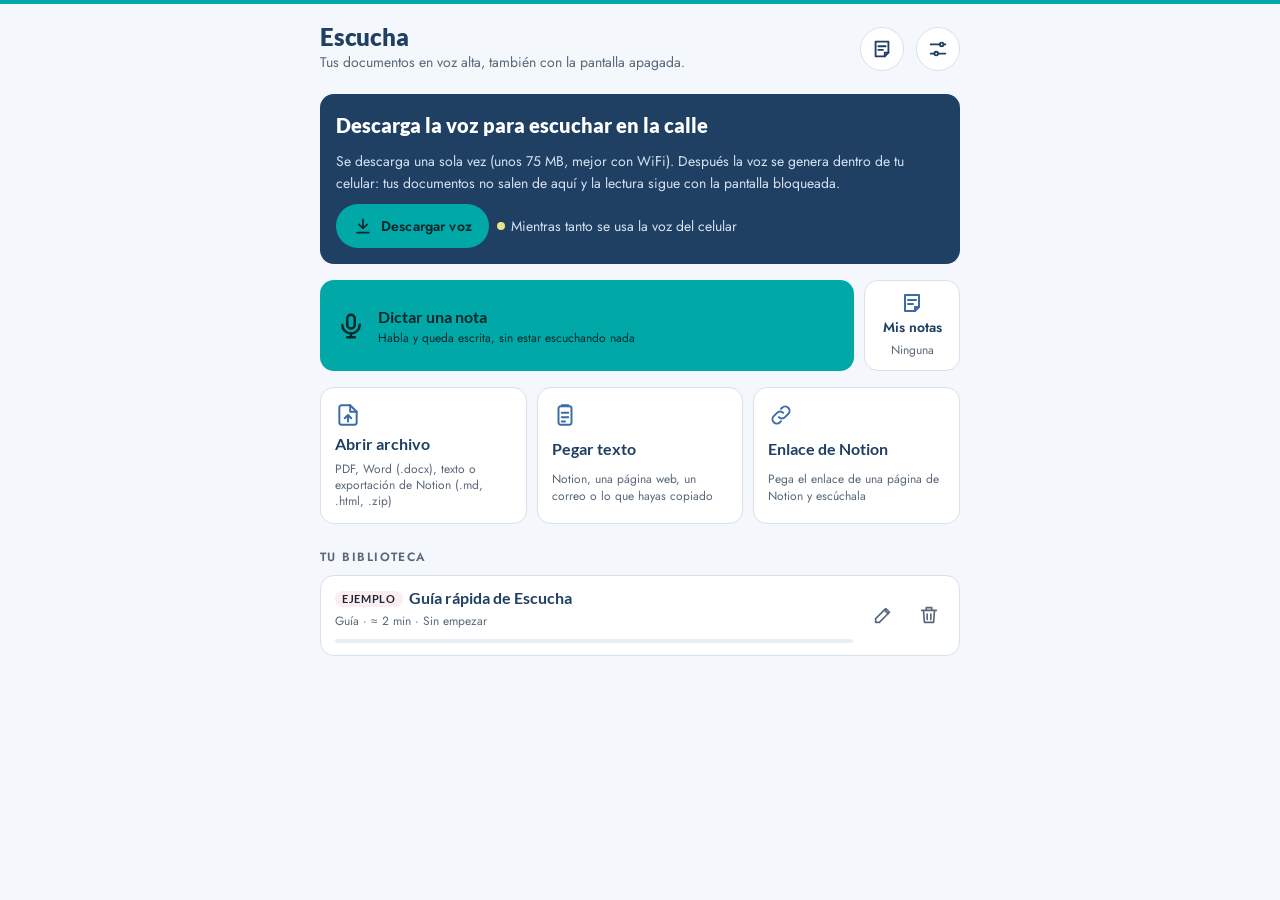
<file: index.html>
<!doctype html>
<html lang="es">
<head>
<meta charset="utf-8">
<meta name="viewport" content="width=device-width,initial-scale=1,viewport-fit=cover">
<title>Escucha</title>
<meta name="description" content="Escucha en voz alta tus PDF, Word, páginas de Notion y textos, también con la pantalla bloqueada.">
<meta name="theme-color" content="#1f3f63">
<link rel="manifest" href="manifest.webmanifest">
<link rel="icon" href="iconos/favicon-64.png" type="image/png">
<link rel="apple-touch-icon" href="iconos/apple-touch-icon.png">
<meta name="apple-mobile-web-app-capable" content="yes">
<meta name="mobile-web-app-capable" content="yes">
<meta name="apple-mobile-web-app-title" content="Escucha">
<meta name="apple-mobile-web-app-status-bar-style" content="default">
<link rel="stylesheet" href="fuentes/fuentes.css">
<style>:root{padding-top:env(safe-area-inset-top,0px);padding-bottom:env(safe-area-inset-bottom,0px)}body{margin:0}img{max-width:100%}[hidden]{display:none!important}</style>
</head>
<body>
<style>
/* Layout: una sola columna de lectura (máx. 42rem); el reproductor queda fijo abajo como en una app de pódcast,
   y una franja turquesa de 4 px marca el borde superior. */
:root {
  --azul: #3b6ca7;
  --azul-hondo: #1f3f63;
  --turquesa: #00a8a8;
  --rosa: #ecb2c0;
  --arena: #e7e38a;
  --fondo: #f4f7fb;
  --superficie: #ffffff;
  --superficie-2: #e8eef6;
  --texto: #1d2733;
  --texto-2: #586779;
  --titulo: #1f3f63;
  --enlace: #2d5a8a;
  --acento-texto: #00706f;
  --borde: #d8e1ec;
  --resalte: #ede587;
  --resalte-texto: #1d2733;
  --nota: #fbeef1;
  --peligro: #b83227;
  --sobre-peligro: #ffffff;
  --nota-fondo: #fbe2de;
  --sobre-marca: #ffffff;
  --sombra: 0 10px 30px rgba(31, 63, 99, 0.14);
  --f-titulo: "Lato", "Helvetica Neue", Arial, sans-serif;
  --f-texto: "Jost", "Century Gothic", "Questrial", "Helvetica Neue", Arial, sans-serif;
  --t-xs: 0.75rem;
  --t-sm: 0.875rem;
  --t-base: 1rem;
  --t-lectura: 1.125rem;
  --t-h3: 1.25rem;
  --t-h2: 1.5rem;
  --t-h1: 2rem;
  --radio: 14px;
}
@media (prefers-color-scheme: dark) {
  :root:not([data-theme="light"]) {
    --azul: #4f80bb;
    --azul-hondo: #0d1826;
    --turquesa: #22bdbd;
    --fondo: #0f1a27;
    --superficie: #172538;
    --superficie-2: #20334b;
    --texto: #e6edf5;
    --texto-2: #9fb1c5;
    --titulo: #c3d3e6;
    --enlace: #9fc0e8;
    --acento-texto: #6fdada;
    --borde: #2a3d56;
    --resalte: #5a5620;
    --resalte-texto: #fffbe0;
    --nota: #3a2630;
    --peligro: #ff8b7d;
    --sobre-peligro: #2a0d09;
    --nota-fondo: #4a2421;
    --sombra: 0 10px 30px rgba(0, 0, 0, 0.45);
    color-scheme: dark;
  }
}
:root[data-theme="dark"] {
  --azul: #4f80bb;
  --azul-hondo: #0d1826;
  --turquesa: #22bdbd;
  --fondo: #0f1a27;
  --superficie: #172538;
  --superficie-2: #20334b;
  --texto: #e6edf5;
  --texto-2: #9fb1c5;
  --titulo: #c3d3e6;
  --enlace: #9fc0e8;
  --acento-texto: #6fdada;
  --borde: #2a3d56;
  --resalte: #5a5620;
  --resalte-texto: #fffbe0;
  --nota: #3a2630;
  --peligro: #ff8b7d;
  --sobre-peligro: #2a0d09;
  --nota-fondo: #4a2421;
  --sombra: 0 10px 30px rgba(0, 0, 0, 0.45);
  color-scheme: dark;
}

* { box-sizing: border-box; }
[hidden] { display: none !important; }
html, body { min-height: 100%; }
body {
  background: var(--fondo);
  color: var(--texto);
  font-family: var(--f-texto);
  font-size: var(--t-base);
  line-height: 1.55;
  -webkit-text-size-adjust: 100%;
}
button, input, select, textarea { font: inherit; color: inherit; }
button { cursor: pointer; }
:focus-visible { outline: 3px solid var(--turquesa); outline-offset: 2px; }
.franja { height: 4px; background: var(--turquesa); }

.marco { max-width: 42rem; margin: 0 auto; padding-inline: 16px; }

/* Encabezado */
.cabeza { display: flex; align-items: center; gap: 12px; padding-block: 20px 8px; }
.cabeza h1 { margin: 0; font-family: var(--f-titulo); font-weight: 900; font-size: var(--t-h2); color: var(--titulo); letter-spacing: -0.01em; line-height: 1.1; }
.cabeza p { margin: 2px 0 0; color: var(--texto-2); font-size: var(--t-sm); }
.cabeza .crece { flex: 1; min-width: 0; }
.icono-btn { display: inline-grid; place-items: center; width: 44px; height: 44px; border-radius: 50%; border: 1px solid var(--borde); background: var(--superficie); color: var(--titulo); flex: none; }
.icono-btn svg { width: 22px; height: 22px; }

/* Tarjeta de voz */
.voz { margin-block: 12px 4px; padding: 16px; border-radius: var(--radio); background: var(--azul-hondo); color: #ffffff; display: grid; gap: 10px; }
.voz h2 { margin: 0; font-family: var(--f-titulo); font-size: var(--t-h3); font-weight: 900; text-wrap: balance; }
.voz p { margin: 0; color: #d6e2f0; font-size: var(--t-sm); }
.voz .acciones { display: flex; flex-wrap: wrap; gap: 8px; align-items: center; }
.barra { height: 6px; border-radius: 3px; background: rgba(255, 255, 255, 0.18); overflow: hidden; }
.barra > i { display: block; height: 100%; width: 0; background: var(--turquesa); transition: width 0.2s; }
.estado-voz { display: inline-flex; align-items: center; gap: 6px; font-size: var(--t-sm); color: #d6e2f0; }
.punto { width: 8px; height: 8px; border-radius: 50%; background: var(--arena); flex: none; }
.punto.ok { background: #5ee0a0; }

/* Botones */
.btn { display: inline-flex; align-items: center; justify-content: center; gap: 8px; min-height: 44px; padding: 10px 16px; border-radius: 999px; border: 1px solid transparent; font-weight: 600; font-size: var(--t-sm); letter-spacing: 0.01em; }
.btn svg { width: 20px; height: 20px; flex: none; }
.btn-marca { background: var(--turquesa); color: #04282a; }
.btn-azul { background: var(--azul); color: var(--sobre-marca); }
.btn-borde { background: transparent; border-color: var(--borde); color: var(--texto); }
.voz .btn-borde { border-color: rgba(255, 255, 255, 0.35); color: #ffffff; }
.btn-peligro { background: transparent; border-color: var(--peligro); color: var(--peligro); }
.btn[disabled] { opacity: 0.55; cursor: default; }

/* Agregar */
.agregar { display: grid; grid-template-columns: 1fr 1fr; gap: 10px; margin-block: 16px; }
.agregar .ancho { grid-column: 1 / -1; }
@media (min-width: 600px) { .agregar { grid-template-columns: repeat(3, 1fr); } .agregar .ancho { grid-column: auto; } }
.agregar button { display: grid; gap: 4px; justify-items: start; text-align: left; padding: 14px; border-radius: var(--radio); border: 1px solid var(--borde); background: var(--superficie); min-width: 0; }
.agregar button svg { width: 26px; height: 26px; color: var(--azul); }
.agregar b { font-family: var(--f-titulo); font-size: var(--t-base); color: var(--titulo); }
.agregar span { font-size: var(--t-xs); color: var(--texto-2); line-height: 1.35; }

.rotulo { margin: 24px 0 8px; font-size: var(--t-xs); font-weight: 600; letter-spacing: 0.12em; text-transform: uppercase; color: var(--texto-2); }

/* Biblioteca */
.lista { list-style: none; margin: 0; padding: 0; display: grid; gap: 8px; padding-bottom: 32px; }
.doc { display: grid; grid-template-columns: 1fr auto; align-items: center; gap: 8px; background: var(--superficie); border: 1px solid var(--borde); border-radius: var(--radio); padding: 12px 8px 12px 14px; }
.doc .abrir { display: grid; gap: 4px; text-align: left; background: none; border: 0; padding: 0; min-width: 0; }
.doc .t { font-family: var(--f-titulo); font-weight: 700; color: var(--titulo); font-size: var(--t-base); line-height: 1.3; overflow-wrap: anywhere; }
.doc .m { font-size: var(--t-xs); color: var(--texto-2); font-variant-numeric: tabular-nums; }
.doc .progreso { height: 4px; border-radius: 2px; background: var(--superficie-2); overflow: hidden; margin-top: 4px; }
.doc .progreso > i { display: block; height: 100%; background: var(--turquesa); }
.chip { display: inline-block; font-size: 0.6875rem; font-weight: 600; letter-spacing: 0.06em; text-transform: uppercase; padding: 1px 7px; border-radius: 999px; background: var(--nota); color: var(--texto); margin-right: 6px; vertical-align: 1px; }
.acciones-doc { display: flex; gap: 2px; align-items: center; }
.acciones-doc .icono-btn { border: 0; background: transparent; color: var(--texto-2); }
.acciones-doc .si { font-size: var(--t-xs); padding: 6px 10px; min-height: 36px; }
.vacio { padding: 20px; text-align: center; color: var(--texto-2); border: 1px dashed var(--borde); border-radius: var(--radio); }

/* Lector */
.barra-lector { position: sticky; top: env(safe-area-inset-top, 0px); z-index: 5; background: var(--fondo); display: flex; align-items: center; gap: 8px; padding-block: 8px; border-bottom: 1px solid var(--borde); }
.barra-lector .titulo-doc { flex: 1; min-width: 0; display: flex; align-items: center; gap: 6px; min-height: 44px; padding: 0; border: 0; background: none; text-align: left; font-family: var(--f-titulo); font-weight: 700; font-size: var(--t-base); color: var(--titulo); }
.titulo-doc span { min-width: 0; white-space: nowrap; overflow: hidden; text-overflow: ellipsis; }
.titulo-doc svg { width: 16px; height: 16px; flex: none; color: var(--texto-2); }
.texto { font-size: var(--t-lectura); line-height: 1.75; padding-block: 16px 240px; }
.texto .h { font-family: var(--f-titulo); font-weight: 900; color: var(--titulo); font-size: var(--t-h3); line-height: 1.3; margin: 1.4em 0 0.4em; text-wrap: balance; }
.texto .h:first-child { margin-top: 0.4em; font-size: var(--t-h1); line-height: 1.15; }
.texto .p { margin: 0 0 0.9em; max-width: 65ch; }
.texto .li { margin: 0 0 0.5em; padding-left: 1.4em; position: relative; max-width: 65ch; }
.texto .li::before { content: ""; position: absolute; left: 0.35em; top: 0.75em; width: 6px; height: 6px; border-radius: 50%; background: var(--turquesa); }
.texto .q { margin: 0 0 0.9em; padding-left: 14px; border-left: 3px solid var(--rosa); color: var(--texto-2); max-width: 65ch; }
.or { cursor: pointer; border-radius: 4px; transition: background-color 0.15s; -webkit-box-decoration-break: clone; box-decoration-break: clone; }
.or:hover { background: var(--superficie-2); }
.or.con-nota { background: var(--nota-fondo); box-shadow: inset 0 -2px 0 var(--peligro); }
.tiene-nota { position: relative; }
.tiene-nota::after { content: ""; position: absolute; left: -10px; top: 0.35em; bottom: 0.35em; width: 3px; border-radius: 2px; background: var(--peligro); }
.insignia-nota { display: inline-flex; align-items: center; gap: 3px; margin-left: 6px; padding: 2px 8px; border: 0; border-radius: 999px; background: var(--peligro); color: var(--sobre-peligro); font: 600 0.75rem/1.3 var(--f-texto); vertical-align: 0.15em; }
.insignia-nota svg { width: 13px; height: 13px; }
.notas-voz { display: grid; grid-template-columns: 1fr auto; gap: 10px; margin-block: 16px 0; }
.dictar { display: flex; align-items: center; gap: 12px; padding: 14px 16px; border: 0; border-radius: var(--radio); background: var(--turquesa); color: #04282a; text-align: left; min-width: 0; }
.dictar svg { width: 30px; height: 30px; flex: none; }
.dictar b { display: block; font-family: var(--f-titulo); font-size: var(--t-base); }
.dictar small { display: block; font-size: var(--t-xs); line-height: 1.35; }
.mis-notas { display: grid; place-items: center; gap: 2px; padding: 10px 14px; border: 1px solid var(--borde); border-radius: var(--radio); background: var(--superficie); color: var(--titulo); min-width: 96px; }
.mis-notas svg { width: 24px; height: 24px; color: var(--azul); }
.mis-notas b { font-size: var(--t-sm); font-weight: 600; }
.mis-notas span { font-size: var(--t-xs); color: var(--texto-2); font-variant-numeric: tabular-nums; }
.filtro-notas { display: flex; flex-wrap: wrap; gap: 8px; align-items: center; justify-content: space-between; margin-top: 8px; font-size: var(--t-sm); color: var(--texto-2); }
.or.actual { background: var(--resalte); color: var(--resalte-texto); padding: 1px 2px; margin: -1px -2px; }

/* Reproductor */
.reproductor { position: fixed; left: 0; right: 0; bottom: 0; z-index: 10; background: var(--superficie); border-top: 1px solid var(--borde); box-shadow: var(--sombra); padding-bottom: env(safe-area-inset-bottom, 0px); }
.reproductor .avance { height: 4px; background: var(--superficie-2); }
.reproductor .avance > i { display: block; height: 100%; width: 0; background: var(--turquesa); }
.controles { max-width: 42rem; margin: 0 auto; padding: 4px 16px 6px; display: grid; grid-template-columns: 1fr auto auto auto 1fr; align-items: center; gap: 10px; }
.nota-btn { justify-self: end; width: 52px; height: 52px; border-radius: 50%; border: 2px solid var(--turquesa); background: transparent; color: var(--acento-texto); display: grid; place-items: center; }
.nota-btn svg { width: 26px; height: 26px; }
.vel { justify-self: start; min-width: 64px; min-height: 40px; border-radius: 999px; border: 1px solid var(--borde); background: transparent; font-weight: 600; font-variant-numeric: tabular-nums; color: var(--texto); }
.salto { width: 48px; height: 48px; border-radius: 50%; border: 0; background: transparent; color: var(--titulo); display: grid; place-items: center; }
.salto svg { width: 28px; height: 28px; }
.play { width: 64px; height: 64px; border-radius: 50%; border: 0; background: var(--azul); color: var(--sobre-marca); display: grid; place-items: center; box-shadow: 0 6px 16px rgba(59, 108, 167, 0.35); }
.play svg { width: 30px; height: 30px; }
.tiempo { max-width: 42rem; margin: 0 auto; padding: 8px 16px 0; font-size: var(--t-xs); color: var(--texto-2); text-align: center; font-variant-numeric: tabular-nums; min-height: 1.2em; }
.contador { position: absolute; top: -4px; right: -4px; min-width: 20px; height: 20px; padding: 0 5px; border-radius: 10px; background: var(--turquesa); color: #04282a; font-size: 0.6875rem; font-weight: 600; display: grid; place-items: center; font-variant-numeric: tabular-nums; }
.icono-btn { position: relative; }
/* Notas */
.lista-notas { list-style: none; margin: 0; padding: 0 0 48px; display: grid; gap: 8px; }
.dia { margin: 20px 0 4px; font-size: var(--t-xs); font-weight: 600; letter-spacing: 0.12em; text-transform: uppercase; color: var(--texto-2); }
.nota { display: grid; gap: 4px; width: 100%; text-align: left; background: var(--superficie); border: 1px solid var(--borde); border-radius: var(--radio); padding: 12px 14px; }
.nota .cuando { font-size: var(--t-xs); color: var(--texto-2); font-variant-numeric: tabular-nums; }
.nota .cuerpo { font-size: var(--t-base); line-height: 1.5; overflow-wrap: anywhere; display: -webkit-box; -webkit-line-clamp: 4; -webkit-box-orient: vertical; overflow: hidden; }
.nota .sobre { font-size: var(--t-xs); color: var(--texto-2); font-style: italic; overflow-wrap: anywhere; }
.etiqueta { display: inline-block; font-size: 0.6875rem; font-weight: 600; padding: 1px 7px; border-radius: 999px; background: var(--superficie-2); color: var(--texto-2); margin-left: 6px; }
.etiqueta.ok { background: var(--turquesa); color: #04282a; }
.nueva-nota { margin: 12px 0 4px; }
.dictado-estado { display: flex; gap: 8px; align-items: center; font-weight: 600; color: var(--titulo); min-height: 1.6em; }
.punto-vivo { width: 10px; height: 10px; border-radius: 50%; background: var(--peligro); flex: none; animation: latido 1.2s ease-in-out infinite; }
@keyframes latido { 50% { opacity: 0.25; } }
.microfono { width: 84px; height: 84px; border-radius: 50%; border: 0; background: var(--azul); color: var(--sobre-marca); display: grid; place-items: center; margin: 12px auto; box-shadow: 0 6px 16px rgba(59, 108, 167, 0.35); }
.microfono svg { width: 38px; height: 38px; }
.microfono.activo { background: var(--peligro); }
.hoja textarea.nota-texto { min-height: 22vh; font-size: var(--t-base); }
.sobre-nota { font-size: var(--t-sm); color: var(--texto-2); font-style: italic; margin: 0 0 8px; }
.hoja audio { width: 100%; margin: 8px 0; }
@media (prefers-reduced-motion: reduce) { .punto-vivo { animation: none; } }
.aviso-rep { max-width: 42rem; margin: 0 auto; padding: 0 16px 10px; font-size: var(--t-xs); color: var(--texto-2); text-align: center; min-height: 1.2em; }
.aviso-rep b { color: var(--acento-texto); font-weight: 600; }
.preparar { display: flex; flex-wrap: wrap; gap: 8px; align-items: center; justify-content: center; max-width: 42rem; margin: 0 auto; padding: 0 16px 10px; }
.preparar .btn { min-height: 34px; padding: 6px 12px; font-size: var(--t-xs); }

/* Hojas (paneles) */
.velo { position: fixed; inset: 0; z-index: 20; background: rgba(13, 24, 38, 0.55); display: grid; align-items: end; justify-items: center; }
.hoja { width: 100%; max-width: 42rem; max-height: 92vh; overflow: auto; background: var(--superficie); border-radius: 20px 20px 0 0; padding: 20px 16px calc(20px + env(safe-area-inset-bottom, 0px)); box-shadow: var(--sombra); }
@media (min-width: 700px) { .velo { align-items: center; } .hoja { border-radius: 20px; } }
.hoja h2 { margin: 0 0 4px; font-family: var(--f-titulo); font-weight: 900; color: var(--titulo); font-size: var(--t-h2); }
.hoja h3 { margin: 20px 0 8px; font-family: var(--f-titulo); font-weight: 700; color: var(--titulo); font-size: var(--t-base); }
.hoja p { margin: 0 0 10px; color: var(--texto-2); font-size: var(--t-sm); }
.hoja label { display: block; font-size: var(--t-sm); font-weight: 600; margin: 12px 0 6px; }
.hoja input[type="text"], .hoja input[type="url"], .hoja input[type="password"], .hoja textarea, .hoja select { width: 100%; padding: 12px; border-radius: 10px; border: 1px solid var(--borde); background: var(--fondo); }
.hoja textarea { min-height: 38vh; resize: vertical; line-height: 1.5; }
.fila { display: flex; flex-wrap: wrap; gap: 8px; margin-top: 16px; justify-content: flex-end; }
.hoja .opcion { display: grid; grid-template-columns: auto 1fr; gap: 4px 12px; align-items: start; padding: 12px; border: 1px solid var(--borde); border-radius: 12px; margin: 0 0 8px; font-weight: 400; }
.opcion input { margin-top: 4px; width: 20px; height: 20px; accent-color: var(--azul); }
.opcion b { font-weight: 600; }
.opcion small { display: block; grid-column: 2; color: var(--texto-2); font-size: var(--t-xs); }
.opcion .acciones-voz { grid-column: 2; display: flex; flex-wrap: wrap; gap: 6px; margin-top: 6px; }
.opcion .acciones-voz .btn { min-height: 34px; padding: 6px 12px; font-size: var(--t-xs); }
.ayuda { background: var(--nota); border-radius: 12px; padding: 12px 14px; font-size: var(--t-sm); color: var(--texto); }
.ayuda p { color: var(--texto); }

/* Avisos */
.toast { position: fixed; left: 50%; transform: translateX(-50%); top: calc(12px + env(safe-area-inset-top, 0px)); z-index: 30; max-width: min(92vw, 30rem); background: var(--titulo); color: var(--fondo); padding: 10px 16px; border-radius: 12px; font-size: var(--t-sm); box-shadow: var(--sombra); }
.cargando { position: fixed; inset: 0; z-index: 25; display: grid; place-items: center; background: rgba(13, 24, 38, 0.45); }
.cargando div { background: var(--superficie); padding: 18px 22px; border-radius: 14px; display: flex; gap: 12px; align-items: center; box-shadow: var(--sombra); max-width: 90vw; }
.giro { width: 22px; height: 22px; border-radius: 50%; border: 3px solid var(--superficie-2); border-top-color: var(--turquesa); animation: giro 0.9s linear infinite; flex: none; }
@keyframes giro { to { transform: rotate(360deg); } }
@media (prefers-reduced-motion: reduce) { .giro { animation-duration: 3s; } .or, .barra > i { transition: none; } }
.pequeno { font-size: var(--t-xs); color: var(--texto-2); }
.boton-texto { border: 0; background: none; padding: 0; color: var(--enlace); font-weight: 600; text-decoration: underline; text-underline-offset: 2px; }
.hoja a { color: var(--enlace); font-weight: 600; }
@media (max-width: 380px) { .agregar { grid-template-columns: 1fr; } .controles { gap: 4px; } }
</style>

<div class="franja"></div>

<main id="vista-biblioteca" class="marco">
  <header class="cabeza">
    <div class="crece">
      <h1>Escucha</h1>
      <p>Tus documentos en voz alta, también con la pantalla apagada.</p>
    </div>
    <button class="icono-btn" id="btn-notas" aria-label="Notas de voz"><svg viewBox="0 0 24 24" fill="none" stroke="currentColor" stroke-width="2" stroke-linecap="round" stroke-linejoin="round"><path d="M5 4h14v12l-4 4H5z"/><path d="M15 20v-4h4M8 9h8M8 13h5"/></svg><span class="contador" id="contador-notas" hidden>0</span></button>
    <button class="icono-btn" id="btn-ajustes" aria-label="Ajustes">
      <svg viewBox="0 0 24 24" fill="none" stroke="currentColor" stroke-width="2" stroke-linecap="round" stroke-linejoin="round"><path d="M4 7h10M18 7h2M4 17h4M12 17h8"/><circle cx="16" cy="7" r="2"/><circle cx="10" cy="17" r="2"/></svg>
    </button>
  </header>

  <section class="voz" id="tarjeta-voz" aria-live="polite">
    <h2 id="voz-titulo">Descarga la voz para escuchar en la calle</h2>
    <p id="voz-texto">Se descarga una sola vez (unos 75 MB, mejor con WiFi). Después la voz se genera dentro de tu celular: tus documentos no salen de aquí y la lectura sigue con la pantalla bloqueada.</p>
    <div class="barra" id="voz-barra" hidden><i></i></div>
    <div class="acciones">
      <button class="btn btn-marca" id="btn-descargar-voz">
        <svg viewBox="0 0 24 24" fill="none" stroke="currentColor" stroke-width="2" stroke-linecap="round" stroke-linejoin="round"><path d="M12 4v11M7 10l5 5 5-5M5 20h14"/></svg>
        <span>Descargar voz</span>
      </button>
      <span class="estado-voz" id="voz-estado"><i class="punto"></i><span>Mientras tanto se usa la voz del celular</span></span>
    </div>
  </section>

  <section class="notas-voz" aria-label="Notas de voz">
    <button class="dictar" id="btn-dictar-libre">
      <svg viewBox="0 0 24 24" fill="none" stroke="currentColor" stroke-width="2" stroke-linecap="round" stroke-linejoin="round"><rect x="9" y="3" width="6" height="11" rx="3"/><path d="M5 11a7 7 0 0 0 14 0M12 18v3M9 21h6"/></svg>
      <span><b>Dictar una nota</b><small>Habla y queda escrita, sin estar escuchando nada</small></span>
    </button>
    <button class="mis-notas" id="btn-ver-notas">
      <svg viewBox="0 0 24 24" fill="none" stroke="currentColor" stroke-width="2" stroke-linecap="round" stroke-linejoin="round"><path d="M5 4h14v12l-4 4H5z"/><path d="M15 20v-4h4M8 9h8M8 13h5"/></svg>
      <b>Mis notas</b>
      <span id="contador-notas-2">Ninguna</span>
    </button>
  </section>

  <div class="agregar">
    <button id="btn-archivo">
      <svg viewBox="0 0 24 24" fill="none" stroke="currentColor" stroke-width="1.8" stroke-linecap="round" stroke-linejoin="round"><path d="M14 3H6a2 2 0 0 0-2 2v14a2 2 0 0 0 2 2h12a2 2 0 0 0 2-2V9z"/><path d="M14 3v6h6M12 18v-6M9 15l3-3 3 3"/></svg>
      <b>Abrir archivo</b>
      <span>PDF, Word (.docx), texto o exportación de Notion (.md, .html, .zip)</span>
    </button>
    <button id="btn-pegar">
      <svg viewBox="0 0 24 24" fill="none" stroke="currentColor" stroke-width="1.8" stroke-linecap="round" stroke-linejoin="round"><rect x="6" y="4" width="12" height="17" rx="2"/><path d="M9 4V3h6v1M9 10h6M9 14h6M9 18h3"/></svg>
      <b>Pegar texto</b>
      <span>Notion, una página web, un correo o lo que hayas copiado</span>
    </button>
    <button id="btn-notion" class="ancho">
      <svg viewBox="0 0 24 24" fill="none" stroke="currentColor" stroke-width="1.8" stroke-linecap="round" stroke-linejoin="round"><path d="M10 14a4 4 0 0 0 5.7 0l3-3a4 4 0 0 0-5.7-5.7l-1 1"/><path d="M14 10a4 4 0 0 0-5.7 0l-3 3a4 4 0 0 0 5.7 5.7l1-1"/></svg>
      <b>Enlace de Notion</b>
      <span>Pega el enlace de una página de Notion y escúchala</span>
    </button>
  </div>
  <input type="file" id="entrada-archivo" hidden multiple accept=".pdf,.docx,.txt,.md,.markdown,.html,.htm,.zip,application/pdf,application/vnd.openxmlformats-officedocument.wordprocessingml.document,text/plain,text/markdown,text/html,application/zip">

  <h2 class="rotulo">Tu biblioteca</h2>
  <ul class="lista" id="lista"></ul>
</main>

<main id="vista-lector" class="marco" hidden>
  <div class="barra-lector">
    <button class="icono-btn" id="btn-volver" aria-label="Volver a la biblioteca">
      <svg viewBox="0 0 24 24" fill="none" stroke="currentColor" stroke-width="2" stroke-linecap="round" stroke-linejoin="round"><path d="M15 18l-6-6 6-6"/></svg>
    </button>
    <button class="titulo-doc" id="btn-titulo-doc" aria-label="Cambiar el nombre del documento"><span id="titulo-doc"></span><svg viewBox="0 0 24 24" fill="none" stroke="currentColor" stroke-width="1.8" stroke-linecap="round" stroke-linejoin="round"><path d="M4 20h4L19 9l-4-4L4 16z"/><path d="M13.5 6.5l4 4"/></svg></button>
    <button class="icono-btn" id="btn-notas-doc" aria-label="Notas de este documento" hidden><svg viewBox="0 0 24 24" fill="none" stroke="currentColor" stroke-width="2" stroke-linecap="round" stroke-linejoin="round"><path d="M5 4h14v12l-4 4H5z"/><path d="M15 20v-4h4M8 9h8M8 13h5"/></svg><span class="contador" id="contador-notas-doc">0</span></button>
    <button class="icono-btn" id="btn-actualizar" aria-label="Actualizar desde Notion" hidden><svg viewBox="0 0 24 24" fill="none" stroke="currentColor" stroke-width="2" stroke-linecap="round" stroke-linejoin="round"><path d="M20 11a8 8 0 0 0-14.3-4.9L4 8"/><path d="M4 4v4h4"/><path d="M4 13a8 8 0 0 0 14.3 4.9L20 16"/><path d="M20 20v-4h-4"/></svg></button>
    <button class="icono-btn" id="btn-ajustes-2" aria-label="Ajustes">
      <svg viewBox="0 0 24 24" fill="none" stroke="currentColor" stroke-width="2" stroke-linecap="round" stroke-linejoin="round"><path d="M4 7h10M18 7h2M4 17h4M12 17h8"/><circle cx="16" cy="7" r="2"/><circle cx="10" cy="17" r="2"/></svg>
    </button>
  </div>
  <article class="texto" id="texto"></article>
</main>

<main id="vista-notas" class="marco" hidden>
  <div class="barra-lector">
    <button class="icono-btn" id="btn-volver-notas" aria-label="Volver a la biblioteca">
      <svg viewBox="0 0 24 24" fill="none" stroke="currentColor" stroke-width="2" stroke-linecap="round" stroke-linejoin="round"><path d="M15 18l-6-6 6-6"/></svg>
    </button>
    <div class="titulo-doc"><span>Notas de voz</span></div>
    <button class="icono-btn" id="btn-compartir-notas" aria-label="Compartir todas las notas">
      <svg viewBox="0 0 24 24" fill="none" stroke="currentColor" stroke-width="2" stroke-linecap="round" stroke-linejoin="round"><path d="M12 3v12M7 8l5-5 5 5M5 13v6a2 2 0 0 0 2 2h10a2 2 0 0 0 2-2v-6"/></svg>
    </button>
  </div>
  <div class="fila nueva-nota" style="justify-content: flex-start">
    <button class="btn btn-azul" id="btn-nueva-nota"><svg viewBox="0 0 24 24" fill="none" stroke="currentColor" stroke-width="2" stroke-linecap="round" stroke-linejoin="round"><rect x="9" y="3" width="6" height="11" rx="3"/><path d="M5 11a7 7 0 0 0 14 0M12 18v3M9 21h6"/></svg><span>Nueva nota</span></button>
    <button class="btn btn-borde" id="btn-enviar-todas" hidden>Enviar a Notion</button>
  </div>
  <div class="filtro-notas" id="filtro-notas" hidden>
    <span id="filtro-texto"></span>
    <button type="button" class="boton-texto" id="btn-todas-notas">Ver todas las notas</button>
  </div>
  <div id="notas"></div>
</main>

<div class="reproductor" id="reproductor" hidden>
  <div class="avance"><i id="avance"></i></div>
  <div class="tiempo" id="tiempo"></div>
  <div class="controles">
    <button class="vel" id="btn-vel" aria-label="Cambiar velocidad">1×</button>
    <button class="salto" id="btn-atras" aria-label="Frase anterior">
      <svg viewBox="0 0 24 24" fill="currentColor"><path d="M6 5h2v14H6zM20 5v14L9 12z"/></svg>
    </button>
    <button class="play" id="btn-play" aria-label="Reproducir">
      <svg id="ico-play" viewBox="0 0 24 24" fill="currentColor"><path d="M8 5v14l11-7z"/></svg>
      <svg id="ico-pausa" viewBox="0 0 24 24" fill="currentColor" hidden><path d="M7 5h4v14H7zM13 5h4v14h-4z"/></svg>
    </button>
    <button class="salto" id="btn-adelante" aria-label="Frase siguiente">
      <svg viewBox="0 0 24 24" fill="currentColor"><path d="M16 5h2v14h-2zM4 5v14l11-7z"/></svg>
    </button>
    <button class="nota-btn" id="btn-nota" aria-label="Dictar una nota"><svg viewBox="0 0 24 24" fill="none" stroke="currentColor" stroke-width="2" stroke-linecap="round" stroke-linejoin="round"><rect x="9" y="3" width="6" height="11" rx="3"/><path d="M5 11a7 7 0 0 0 14 0M12 18v3M9 21h6"/></svg></button>
  </div>
  <div class="preparar" id="zona-preparar">
    <button class="btn btn-borde" id="btn-preparar">Preparar audio completo</button>
  </div>
  <div class="aviso-rep" id="aviso-rep"></div>
</div>

<div class="velo" id="hoja-dictado" hidden>
  <div class="hoja" role="dialog" aria-modal="true" aria-labelledby="dictado-titulo">
    <h2 id="dictado-titulo">Nota de voz</h2>
    <p class="sobre-nota" id="dictado-sobre"></p>
    <div class="dictado-estado" id="dictado-estado"></div>
    <button class="microfono" id="btn-microfono" aria-label="Empezar a dictar"><svg viewBox="0 0 24 24" fill="none" stroke="currentColor" stroke-width="2" stroke-linecap="round" stroke-linejoin="round"><rect x="9" y="3" width="6" height="11" rx="3"/><path d="M5 11a7 7 0 0 0 14 0M12 18v3M9 21h6"/></svg></button>
    <label for="dictado-texto">Texto de la nota</label>
    <textarea id="dictado-texto" class="nota-texto" placeholder="Aquí aparece lo que dices. También puedes escribir o usar el micrófono del teclado."></textarea>
    <audio id="dictado-audio" controls hidden></audio>
    <div class="fila">
      <button type="button" class="btn btn-borde" id="dictado-descartar">Descartar</button>
      <button type="button" class="btn btn-azul" id="dictado-guardar">Guardar y seguir</button>
    </div>
  </div>
</div>

<div class="velo" id="hoja-nota" hidden>
  <div class="hoja" role="dialog" aria-modal="true" aria-labelledby="nota-titulo">
    <h2 id="nota-titulo">Nota</h2>
    <p class="sobre-nota" id="nota-sobre"></p>
    <label for="nota-texto">Texto</label>
    <textarea id="nota-texto" class="nota-texto"></textarea>
    <audio id="nota-audio" controls hidden></audio>
    <p class="pequeno" id="nota-estado"></p>
    <div class="fila" style="justify-content: flex-start">
      <button type="button" class="btn btn-borde" id="nota-ir">Ir a ese punto</button>
      <button type="button" class="btn btn-borde" id="nota-copiar">Copiar</button>
      <button type="button" class="btn btn-borde" id="nota-compartir">Compartir</button>
      <button type="button" class="btn btn-borde" id="nota-notion">Enviar a Notion</button>
    </div>
    <div id="nota-destino" hidden>
      <label for="nota-pagina">Página de Notion donde guardar tus notas</label>
      <input type="url" id="nota-pagina" placeholder="https://www.notion.so/…" autocomplete="off" inputmode="url">
      <p class="pequeno">Compártela con tu integración «Escucha» en Notion (··· → Conexiones). Queda guardada para las próximas notas.</p>
    </div>
    <div class="fila">
      <button type="button" class="btn btn-peligro" id="nota-borrar">Borrar</button>
      <button type="button" class="btn btn-azul" id="nota-guardar">Guardar</button>
    </div>
  </div>
</div>

<div class="velo" id="hoja-nombre" hidden>
  <div class="hoja" role="dialog" aria-modal="true" aria-labelledby="nombre-titulo">
    <h2 id="nombre-titulo">Cambiar nombre</h2>
    <p>Ponle un nombre que te ayude a reconocerlo en la biblioteca.</p>
    <form id="form-nombre">
      <label for="nombre-nuevo">Nombre</label>
      <input type="text" id="nombre-nuevo" maxlength="140" autocomplete="off" enterkeyhint="done">
      <div class="fila">
        <button type="button" class="btn btn-borde" id="nombre-cancelar">Cancelar</button>
        <button type="submit" class="btn btn-azul">Guardar nombre</button>
      </div>
    </form>
  </div>
</div>

<div class="velo" id="hoja-notion" hidden>
  <div class="hoja" role="dialog" aria-modal="true" aria-labelledby="notion-titulo">
    <h2 id="notion-titulo">Leer de Notion</h2>
    <div id="notion-no-disponible" hidden>
      <p>Esta función no funciona dentro de Claude. Ábrela en la versión de la app que publicamos en GitHub.</p>
      <div class="fila"><button type="button" class="btn btn-azul" data-cerrar="hoja-notion">Entendido</button></div>
    </div>
    <form id="form-notion-leer" hidden>
      <p>En Notion abre la página, toca ··· y luego «Copiar enlace». Pégalo aquí.</p>
      <label for="notion-enlace">Enlace de la página</label>
      <input type="url" id="notion-enlace" placeholder="https://www.notion.so/…" autocomplete="off" inputmode="url" enterkeyhint="go">
      <label class="opcion" for="notion-sub">
        <input type="checkbox" id="notion-sub">
        <b>Incluir subpáginas</b>
        <small>Lee también las páginas que están dentro de esta (hasta 25).</small>
      </label>
      <div class="fila">
        <button type="button" class="btn btn-borde" data-cerrar="hoja-notion">Cancelar</button>
        <button type="submit" class="btn btn-azul">Leer página</button>
      </div>
      <p class="pequeno" id="notion-estado"></p>
    </form>
    <form id="form-notion-conectar" hidden>
      <p>Para leer tus páginas privadas, la app necesita dos datos que se preparan una sola vez, mejor desde el computador. <a href="notion.html" target="_blank" rel="noopener">Ver la guía paso a paso</a></p>
      <label for="notion-puente">Dirección del puente (termina en /exec)</label>
      <input type="url" id="notion-puente" placeholder="https://script.google.com/macros/s/…/exec" autocomplete="off" inputmode="url">
      <label for="notion-token">Token de la integración de Notion</label>
      <input type="password" id="notion-token" placeholder="ntn_…" autocomplete="off">
      <p class="pequeno">Se guardan solo en este celular.</p>
      <div class="fila">
        <button type="button" class="btn btn-borde" data-cerrar="hoja-notion">Cancelar</button>
        <button type="submit" class="btn btn-azul">Conectar</button>
      </div>
    </form>
  </div>
</div>

<div class="velo" id="hoja-pegar" hidden>
  <div class="hoja" role="dialog" aria-modal="true" aria-labelledby="pegar-titulo">
    <h2 id="pegar-titulo">Pegar texto</h2>
    <p>Copia el contenido (de Notion, una página web o un correo) y pégalo aquí. Si copias desde Notion se conservan los títulos y las listas. Si pegas un enlace de Notion, la app lee la página.</p>
    <label for="pegar-nombre">Nombre</label>
    <input type="text" id="pegar-nombre" placeholder="Por ejemplo: Propuesta hotel Cartagena" autocomplete="off">
    <label for="pegar-area">Texto</label>
    <textarea id="pegar-area" placeholder="Pega aquí el texto"></textarea>
    <div class="fila">
      <button class="btn btn-borde" id="pegar-cancelar">Cancelar</button>
      <button class="btn btn-azul" id="pegar-guardar">Guardar y escuchar</button>
    </div>
  </div>
</div>

<div class="velo" id="hoja-ajustes" hidden>
  <div class="hoja" role="dialog" aria-modal="true" aria-labelledby="ajustes-titulo">
    <h2 id="ajustes-titulo">Ajustes</h2>
    <h3>Voz</h3>
    <div id="opciones-voz"></div>
    <div id="bloque-voz-celular">
      <label for="sel-voz-celular">Voz del celular</label>
      <select id="sel-voz-celular"></select>
      <p>La voz del celular no necesita descarga, pero en muchos teléfonos se detiene al bloquear la pantalla.</p>
    </div>
    <h3>Pantalla</h3>
    <label class="opcion" for="chk-pantalla">
      <input type="checkbox" id="chk-pantalla">
      <b>Mantener la pantalla encendida mientras escucho</b>
      <small>Útil con la voz del celular. Con la voz de Escucha no hace falta.</small>
    </label>
    <h3>Notion</h3>
    <p id="info-notion">No conectado.</p>
    <div class="fila" style="justify-content: flex-start; margin-top: 0">
      <button class="btn btn-borde" id="btn-notion-cambiar">Conectar Notion</button>
      <button class="btn btn-borde" id="btn-notion-quitar" hidden>Desconectar</button>
    </div>
    <h3>Espacio</h3>
    <p id="info-espacio">Calculando…</p>
    <button class="btn btn-borde" id="btn-borrar-audios">Borrar audios generados</button>
    <h3>Con la pantalla apagada</h3>
    <div class="ayuda">
      <p>Con la voz de Escucha, dale reproducir y bloquea el celular: la lectura sigue y la controlas desde la pantalla de bloqueo o los audífonos.</p>
      <p>Si el documento es largo y vas a salir, toca «Preparar audio completo» antes. Así todo queda generado y guardado en el celular.</p>
    </div>
    <div class="fila">
      <button class="btn btn-azul" id="ajustes-cerrar">Listo</button>
    </div>
  </div>
</div>

<div class="cargando" id="cargando" hidden><div><span class="giro"></span><span id="cargando-texto">Leyendo archivo…</span></div></div>
<div class="toast" id="toast" role="status" hidden></div>
<audio id="audio" preload="auto" playsinline></audio>

<script>
'use strict';
// ───────────────────────── Utilidades ─────────────────────────
const $ = (id) => document.getElementById(id);
const esperarFrame = () => new Promise((r) => setTimeout(r, 0));
let temporizadorToast = 0;
function avisar(texto, ms = 4200) {
  const t = $('toast');
  t.textContent = texto;
  t.hidden = false;
  clearTimeout(temporizadorToast);
  temporizadorToast = setTimeout(() => { t.hidden = true; }, ms);
}
function cargando(texto) {
  $('cargando').hidden = !texto;
  if (texto) $('cargando-texto').textContent = texto;
}
const local = {
  leer(k, d) { try { const v = localStorage.getItem('we:' + k); return v == null ? d : JSON.parse(v); } catch (e) { return d; } },
  guardar(k, v) { try { localStorage.setItem('we:' + k, JSON.stringify(v)); } catch (e) {} },
};
function hash(s) { let h = 2166136261; for (let i = 0; i < s.length; i++) { h ^= s.charCodeAt(i); h = Math.imul(h, 16777619); } return (h >>> 0).toString(36); }
function nuevoId() { return 'd' + Date.now().toString(36) + Math.random().toString(36).slice(2, 7); }
function minutos(seg) {
  if (!isFinite(seg) || seg <= 0) return '';
  const m = Math.round(seg / 60);
  if (m < 1) return 'menos de 1 min';
  if (m < 60) return m + ' min';
  const h = Math.floor(m / 60), r = m % 60;
  return h + ' h' + (r ? ' ' + r + ' min' : '');
}
function numero(n, dec = 1) { return n.toLocaleString('es-CO', { maximumFractionDigits: dec }); }

// ───────────────────────── Almacenamiento (IndexedDB con respaldo en memoria) ─────────────────────────
const BD = (() => {
  let promesa = null;
  const memoria = { docs: new Map(), voces: new Map(), audio: new Map(), notas: new Map() };
  let enMemoria = false;
  const ALMACENES = ['docs', 'voces', 'audio'];
  function abrirBase(nombre) {
    return new Promise((res, rej) => {
      try {
        const r = indexedDB.open(nombre, 2);
        r.onupgradeneeded = () => {
          const d = r.result;
          if (!d.objectStoreNames.contains('docs')) d.createObjectStore('docs', { keyPath: 'id' });
          if (!d.objectStoreNames.contains('voces')) d.createObjectStore('voces');
          if (!d.objectStoreNames.contains('audio')) d.createObjectStore('audio');
          if (!d.objectStoreNames.contains('notas')) d.createObjectStore('notas', { keyPath: 'id' });
        };
        r.onsuccess = () => res(r.result);
        r.onerror = () => rej(r.error);
        r.onblocked = () => rej(new Error('bloqueado'));
      } catch (e) { rej(e); }
    });
  }
  const pedir = (d, almacen, modo, fn) => new Promise((res, rej) => {
    const t = d.transaction(almacen, modo);
    const r = fn(t.objectStore(almacen));
    t.oncomplete = () => res(r && r.result);
    t.onerror = () => rej(t.error);
  });
  // La base se llamaba distinto en la primera versión: se pasa lo guardado (de a un registro, para no
  // llenar la memoria con la voz) y se borra la anterior. Solo ocurre una vez; este nombre no se muestra.
  const NOMBRE_ANTERIOR = 'wakanda-escucha';
  async function traerAnterior(nueva) {
    let vieja = null;
    try {
      if (indexedDB.databases && !(await indexedDB.databases()).some((x) => x.name === NOMBRE_ANTERIOR)) return;
      vieja = await abrirBase(NOMBRE_ANTERIOR);
      for (const almacen of ALMACENES) {
        const claves = await pedir(vieja, almacen, 'readonly', (st) => st.getAllKeys());
        for (const k of claves || []) {
          const v = await pedir(vieja, almacen, 'readonly', (st) => st.get(k));
          await pedir(nueva, almacen, 'readwrite', (st) => (almacen === 'docs' ? st.put(v) : st.put(v, k)));
        }
      }
      vieja.close();
      vieja = null;
      indexedDB.deleteDatabase(NOMBRE_ANTERIOR);
    } catch (e) {
      console.warn('No se pudieron traer los datos anteriores', e);
      if (vieja) vieja.close();
    }
  }
  function abrir() {
    if (!promesa) {
      promesa = abrirBase('escucha').then(async (d) => {
        const docs = await pedir(d, 'docs', 'readonly', (st) => st.count()).catch(() => 1);
        if (!docs) await traerAnterior(d);
        return d;
      }).catch(() => { enMemoria = true; return null; });
    }
    return promesa;
  }
  async function op(almacen, modo, fn) {
    const d = await abrir();
    if (!d) return fn(null, memoria[almacen]);
    return new Promise((res, rej) => {
      let t;
      try { t = d.transaction(almacen, modo); } catch (e) { rej(e); return; }
      const r = fn(t.objectStore(almacen));
      t.oncomplete = () => res(r && typeof r === 'object' && 'result' in r ? r.result : undefined);
      t.onerror = () => rej(t.error);
      t.onabort = () => rej(t.error || new Error('abortado'));
    });
  }
  const enRango = (k, desde, hasta) => k >= desde && k <= hasta;
  return {
    get enMemoria() { return enMemoria; },
    leer: (a, k) => op(a, 'readonly', (s, m) => (s ? s.get(k) : { result: m.get(k) })),
    guardar: (a, v, k) => op(a, 'readwrite', (s, m) => {
      if (s) return k === undefined ? s.put(v) : s.put(v, k);
      m.set(k === undefined ? v.id : k, v);
    }),
    borrar: (a, k) => op(a, 'readwrite', (s, m) => (s ? s.delete(k) : m.delete(k))),
    todos: (a) => op(a, 'readonly', (s, m) => (s ? s.getAll() : { result: [...m.values()] })),
    claves: (a, desde, hasta) => op(a, 'readonly', (s, m) =>
      s ? s.getAllKeys(IDBKeyRange.bound(desde, hasta)) : { result: [...m.keys()].filter((k) => enRango(k, desde, hasta)) }),
    borrarRango: (a, desde, hasta) => op(a, 'readwrite', (s, m) => {
      if (s) return s.delete(IDBKeyRange.bound(desde, hasta));
      for (const k of [...m.keys()]) if (enRango(k, desde, hasta)) m.delete(k);
    }),
    vaciar: (a) => op(a, 'readwrite', (s, m) => (s ? s.clear() : m.clear())),
  };
})();

// ───────────────────────── Librerías bajo demanda ─────────────────────────
const LIBS = {
  pdf: 'lib/pdfjs-dist@3.11.174/build/pdf.min.js',
  pdfWorker: 'lib/pdfjs-dist@3.11.174/build/pdf.worker.min.js',
  mammoth: 'lib/mammoth@1.6.0/mammoth.browser.min.js',
  jszip: 'lib/jszip@3.10.1/dist/jszip.min.js',
};
const cargadas = {};
function cargarScript(url) {
  if (!cargadas[url]) {
    cargadas[url] = new Promise((res, rej) => {
      const s = document.createElement('script');
      s.src = url;
      s.onload = res;
      s.onerror = () => { delete cargadas[url]; rej(new Error('No se pudo cargar una pieza de la app. Revisa tu conexión e inténtalo de nuevo.')); };
      document.head.appendChild(s);
    });
  }
  return cargadas[url];
}

// ───────────────────────── Texto → bloques ─────────────────────────
// Un bloque es {t: 'h' (título) | 'p' (párrafo) | 'li' (lista) | 'q' (cita), x: texto}
const limpiar = (s) => s.replace(/[   ]/g, ' ').replace(/[ \t\r\f\v]+/g, ' ').replace(/ *\n */g, '\n').trim();
const tieneLetras = (s) => /[\p{L}\p{N}]/u.test(s);

const BLOQUES = new Set(['address', 'article', 'aside', 'blockquote', 'details', 'dialog', 'dd', 'div', 'dl', 'dt', 'fieldset', 'figcaption', 'figure', 'footer', 'form', 'h1', 'h2', 'h3', 'h4', 'h5', 'h6', 'header', 'hr', 'li', 'main', 'nav', 'ol', 'p', 'pre', 'section', 'summary', 'table', 'tbody', 'thead', 'tfoot', 'tr', 'td', 'th', 'ul', 'caption']);
const SELECTOR_BLOQUES = [...BLOQUES].join(',');

function bloquesDesdeHTML(html) {
  const doc = new DOMParser().parseFromString(html, 'text/html');
  doc.querySelectorAll('script,style,noscript,template,svg,canvas,nav,form,button,iframe,object,embed,select,input,textarea,img,video,audio,[aria-hidden="true"],[hidden]').forEach((n) => n.remove());
  doc.querySelectorAll('br').forEach((b) => b.replaceWith('\n'));
  const raiz = doc.querySelector('article .page-body') || doc.querySelector('article') || doc.querySelector('main') || doc.body;
  const sinRuido = raiz === doc.body;
  if (sinRuido) doc.querySelectorAll('body > header, body > footer, body > aside').forEach((n) => n.remove());
  const salida = [];
  const notionTitulo = doc.querySelector('article header .page-title, h1.page-title');
  if (notionTitulo && tieneLetras(notionTitulo.textContent)) salida.push({ t: 'h', x: limpiar(notionTitulo.textContent) });

  function agregar(t, x) {
    for (const linea of limpiar(x).split('\n')) {
      const l = linea.trim();
      if (l && tieneLetras(l)) salida.push({ t, x: l });
    }
  }
  function recorrer(el, tipo) {
    let enLinea = '';
    const soltar = () => { if (enLinea.trim()) agregar(tipo, enLinea); enLinea = ''; };
    for (const n of el.childNodes) {
      if (n.nodeType === 3) { enLinea += n.nodeValue; continue; }
      if (n.nodeType !== 1) continue;
      const tag = n.localName;
      if (!BLOQUES.has(tag)) {
        if (n.querySelector(SELECTOR_BLOQUES)) { soltar(); recorrer(n, tipo); } else enLinea += n.textContent;
        continue;
      }
      soltar();
      if (notionTitulo && (n === notionTitulo || n.contains(notionTitulo))) continue;
      if (/^h[1-6]$/.test(tag) || tag === 'summary' || tag === 'caption') agregar('h', n.textContent);
      else if (tag === 'tr') {
        const celdas = [...n.children].map((c) => limpiar(c.textContent).replace(/\n/g, ' ')).filter(tieneLetras);
        if (celdas.length) agregar('p', celdas.join(', ') + '.');
      } else if (tag === 'li') recorrer(n, 'li');
      else if (tag === 'blockquote') recorrer(n, 'q');
      else if (tag === 'hr') continue;
      else if (n.querySelector(SELECTOR_BLOQUES)) recorrer(n, tipo);
      else agregar(tipo === 'li' || tipo === 'q' ? tipo : 'p', n.textContent);
    }
    soltar();
  }
  recorrer(raiz, 'p');
  return salida;
}

function limpiarMarkdownEnLinea(s) {
  return s
    .replace(/!\[[^\]]*\]\([^)]*\)/g, ' ')
    .replace(/\[([^\]]+)\]\([^)]*\)/g, '$1')
    .replace(/<https?:[^>]+>/g, ' ')
    .replace(/<\/?[a-zA-Z][^>]*>/g, ' ')
    .replace(/(\*\*|__)(.+?)\1/g, '$2')
    .replace(/(^|[\s(])[*_](\S[^*_]*?)[*_](?=[\s).,;:!?]|$)/g, '$1$2')
    .replace(/`([^`]+)`/g, '$1')
    .replace(/~~(.+?)~~/g, '$1')
    .replace(/\[\^?\d+\]/g, '');
}

// Para texto pegado: cada salto de línea suele ser un bloque (así copia Notion),
// salvo que el texto venga cortado a ancho fijo (líneas largas sin puntuación final).
function pareceCortadoAAncho(lineas) {
  const utiles = lineas.filter((l) => l.trim());
  if (utiles.length < 4) return false;
  const cortadas = utiles.filter((l) => l.length >= 55 && l.length <= 100 && !/[.:;!?…)"»]$/.test(l.trim()));
  return cortadas.length / utiles.length >= 0.5;
}

function bloquesDesdeMarkdown(md, { saltoEsBloque = false } = {}) {
  const lineas = md.replace(/\r\n?/g, '\n').split('\n');
  const unir = !saltoEsBloque || pareceCortadoAAncho(lineas);
  const salida = [];
  let parrafo = [];
  let enCodigo = false;
  const soltar = () => {
    if (parrafo.length) {
      const x = limpiarMarkdownEnLinea(parrafo.join(' ').replace(/(\p{L})- (\p{Ll})/gu, '$1$2'));
      if (tieneLetras(x)) salida.push({ t: 'p', x: limpiar(x) });
    }
    parrafo = [];
  };
  const poner = (t, x) => { x = limpiar(limpiarMarkdownEnLinea(x)); if (tieneLetras(x)) salida.push({ t, x }); };
  for (const crudo of lineas) {
    const l = crudo.replace(/\t/g, '    ');
    if (/^\s*(```|~~~)/.test(l)) { soltar(); enCodigo = !enCodigo; continue; }
    if (enCodigo) continue;
    if (!l.trim()) { soltar(); continue; }
    let m;
    if ((m = l.match(/^\s{0,3}(#{1,6})\s+(.*?)\s*#*\s*$/))) { soltar(); poner('h', m[2]); continue; }
    if (/^\s*([-*_])(\s*\1){2,}\s*$/.test(l)) { soltar(); continue; }
    if (/^\s*\|?\s*:?-{2,}:?\s*(\|\s*:?-{2,}:?\s*)+\|?\s*$/.test(l)) continue;
    if ((m = l.match(/^\s*\|(.*)\|\s*$/))) {
      soltar();
      const celdas = m[1].split('|').map((c) => limpiarMarkdownEnLinea(c).trim()).filter(tieneLetras);
      if (celdas.length) poner('p', celdas.join(', ') + '.');
      continue;
    }
    if ((m = l.match(/^\s*(?:[-*+•▪◦●–]|\d{1,3}[.)])\s+(?:\[[ xX]\]\s+)?(.*)$/))) { soltar(); poner('li', m[1]); continue; }
    if ((m = l.match(/^\s*>\s?(.*)$/))) { soltar(); poner('q', m[1]); continue; }
    if (unir) parrafo.push(l.trim());
    else { soltar(); poner('p', l); }
  }
  soltar();
  return salida;
}

// Encabezados y pies que se repiten idénticos en cada página, y los números de página, no se leen.
const NUMERO_PAGINA = /^[-–—\s]*(p[áa]g(ina)?\.?|page)?\s*\d{1,4}\s*((de|of|\/)\s*\d{1,4})?[-–—\s]*$/i;
const MENCIONA_PAGINA = /p[áa]g(ina)?\.?\s*\d|page\s*\d|\b\d{1,4}\s*(de|of|\/)\s*\d{1,4}\s*$/i;
function quitarEncabezadosRepetidos(paginas) {
  const bordes = (lineas) => [...new Set([...lineas.slice(0, 2), ...lineas.slice(-2)])];
  const exacta = new Map(), parecida = new Map();
  const normal = (t) => t.toLowerCase().replace(/\d+/g, '#').replace(/\s+/g, ' ').trim();
  for (const lineas of paginas) {
    const vistas = new Set(), vistasN = new Set();
    for (const l of bordes(lineas)) { vistas.add(l.texto); vistasN.add(normal(l.texto)); }
    for (const k of vistas) exacta.set(k, (exacta.get(k) || 0) + 1);
    for (const k of vistasN) parecida.set(k, (parecida.get(k) || 0) + 1);
  }
  const umbral = Math.max(2, Math.ceil(paginas.length * 0.5));
  return paginas.map((lineas) => lineas.filter((l, i) => {
    const enBorde = i < 2 || i >= lineas.length - 2;
    if (!enBorde) return true;
    if (NUMERO_PAGINA.test(l.texto)) return false;
    if (paginas.length >= 3 && (exacta.get(l.texto) || 0) >= umbral) return false;
    if (paginas.length >= 3 && MENCIONA_PAGINA.test(l.texto) && (parecida.get(normal(l.texto)) || 0) >= umbral) return false;
    return true;
  }));
}

async function bloquesDesdePDF(buffer, progreso) {
  await cargarScript(LIBS.pdf);
  const pdfjs = window.pdfjsLib;
  pdfjs.GlobalWorkerOptions.workerSrc = LIBS.pdfWorker;
  const pdf = await pdfjs.getDocument({ data: new Uint8Array(buffer), isEvalSupported: false, disableFontFace: true, useSystemFonts: false }).promise;
  const paginas = [];
  for (let p = 1; p <= pdf.numPages; p++) {
    progreso && progreso(`Leyendo página ${p} de ${pdf.numPages}…`);
    const pagina = await pdf.getPage(p);
    const contenido = await pagina.getTextContent();
    const lineas = [];
    let actual = null;
    for (const it of contenido.items) {
      if (!('str' in it)) continue;
      const [, , c, d, x, y] = it.transform;
      const alto = Math.hypot(c, d) || it.height || 10;
      if (!it.str) { if (it.hasEOL) actual = null; continue; }
      if (!actual || Math.abs(y - actual.y) > alto * 0.6) {
        actual = { y, x, alto, texto: '', finX: x };
        lineas.push(actual);
      } else if (x > actual.finX + alto * 0.12 && !/\s$/.test(actual.texto) && !/^\s/.test(it.str)) {
        actual.texto += ' ';
      }
      actual.texto += it.str;
      actual.finX = x + (it.width || 0);
      actual.alto = Math.max(actual.alto, alto);
      if (it.hasEOL) actual = null;
    }
    paginas.push(lineas.map((l) => ({ ...l, texto: limpiar(l.texto) })).filter((l) => l.texto && tieneLetras(l.texto)));
    pagina.cleanup();
  }
  const limpias = quitarEncabezadosRepetidos(paginas);
  const altos = limpias.flat().flatMap((l) => Array(Math.min(20, Math.ceil(l.texto.length / 10))).fill(Math.round(l.alto * 2) / 2)).sort((a, b) => a - b);
  const altoCuerpo = altos.length ? altos[Math.floor(altos.length / 2)] : 10;
  const salida = [];
  let bloque = null;
  const cerrar = () => { if (bloque && tieneLetras(bloque.x)) salida.push({ t: bloque.t, x: limpiar(bloque.x) }); bloque = null; };
  for (const lineas of limpias) {
    let previa = null;
    for (const l of lineas) {
      const esTitulo = l.alto >= altoCuerpo * 1.22 && l.texto.length < 140;
      const vineta = l.texto.match(/^([•▪◦●■□➢►\-–]|\d{1,2}[.)])\s+(.*)$/);
      const salto = previa ? previa.y - l.y : 0;
      const separado = !previa || salto < 0 || salto > Math.max(previa.alto, l.alto) * 1.75;
      if (esTitulo) {
        if (bloque && bloque.t === 'h' && !separado && bloque.x.length < 140) { bloque.x += ' ' + l.texto; }
        else { cerrar(); bloque = { t: 'h', x: l.texto }; }
      } else if (vineta) {
        cerrar(); bloque = { t: 'li', x: vineta[2] };
      } else if (!bloque || bloque.t === 'h' || separado) {
        const continua = bloque && bloque.t !== 'h' && !previa && !/[.:;!?…]$/.test(bloque.x) && /^\p{Ll}/u.test(l.texto);
        if (continua) bloque.x += ' ' + l.texto;
        else { cerrar(); bloque = { t: 'p', x: l.texto }; }
      } else if (/\p{L}-$/u.test(bloque.x) && /^\p{Ll}/u.test(l.texto)) {
        bloque.x = bloque.x.slice(0, -1) + l.texto;
      } else {
        bloque.x += ' ' + l.texto;
      }
      previa = l;
    }
  }
  cerrar();
  return { bloques: salida, paginas: pdf.numPages };
}

async function bloquesDesdeDOCX(buffer) {
  await cargarScript(LIBS.mammoth);
  const r = await window.mammoth.convertToHtml({ arrayBuffer: buffer });
  return bloquesDesdeHTML(r.value);
}

// Los nombres que exporta Notion terminan en un identificador de 32 caracteres.
function nombreBonito(nombre) {
  return nombre.replace(/^.*\//, '').replace(/\.[^.]+$/, '').replace(/\s+[0-9a-f]{32}$/i, '').replace(/[_]+/g, ' ').trim() || 'Documento';
}

async function documentosDesdeZip(buffer, profundidad = 0) {
  await cargarScript(LIBS.jszip);
  const zip = await window.JSZip.loadAsync(buffer);
  const docs = [];
  const archivos = Object.values(zip.files).filter((f) => !f.dir && !/(^|\/)(__MACOSX|\.)/.test(f.name));
  archivos.sort((a, b) => a.name.split('/').length - b.name.split('/').length || a.name.localeCompare(b.name));
  for (const f of archivos) {
    const ext = (f.name.match(/\.([a-z0-9]+)$/i) || [])[1]?.toLowerCase();
    try {
      if (ext === 'zip' && profundidad < 2) docs.push(...await documentosDesdeZip(await f.async('arraybuffer'), profundidad + 1));
      else if (ext === 'md' || ext === 'markdown') docs.push({ titulo: nombreBonito(f.name), origen: 'Notion', bloques: bloquesDesdeMarkdown(await f.async('string')) });
      else if (ext === 'html' || ext === 'htm') docs.push({ titulo: nombreBonito(f.name), origen: 'Notion', bloques: bloquesDesdeHTML(await f.async('string')) });
      else if (ext === 'txt') docs.push({ titulo: nombreBonito(f.name), origen: 'Texto', bloques: bloquesDesdeMarkdown(await f.async('string'), { saltoEsBloque: true }) });
      else if (ext === 'pdf') { const r = await bloquesDesdePDF(await f.async('arraybuffer')); docs.push({ titulo: nombreBonito(f.name), origen: 'PDF', bloques: r.bloques, detalle: r.paginas + ' págs.' }); }
      else if (ext === 'docx') docs.push({ titulo: nombreBonito(f.name), origen: 'Word', bloques: await bloquesDesdeDOCX(await f.async('arraybuffer')) });
    } catch (e) { console.warn('No se pudo leer', f.name, e); }
  }
  return docs.filter((d) => d.bloques.length);
}

// ───────────────────────── Bloques → frases ─────────────────────────
const segmentador = typeof Intl !== 'undefined' && Intl.Segmenter ? new Intl.Segmenter('es', { granularity: 'sentence' }) : null;
const ABREVIATURAS = /(?:^|\s)(sr|sra|srta|dr|dra|lic|ing|arq|prof|av|cra|cl|no|núm|num|art|pág|págs|tel|cel|aprox|etc|ej|vs|ud|uds|dto|depto|mín|máx|hrs?|min|p\.\s?m|a\.\s?m|ee\.\s?uu|s\.\s?a\.\s?s|s\.\s?a|ltda|vol|cap)\.$/i;
function dividirLarga(frase, max = 260) {
  const partes = [];
  let resto = frase;
  while (resto.length > max) {
    const ventana = resto.slice(0, max);
    let corte = Math.max(ventana.lastIndexOf('; '), ventana.lastIndexOf(': '));
    if (corte < 80) corte = ventana.lastIndexOf(', ');
    if (corte < 80) corte = ventana.lastIndexOf(' ');
    if (corte < 40) corte = max;
    partes.push(resto.slice(0, corte + 1).trim());
    resto = resto.slice(corte + 1).trim();
  }
  if (resto) partes.push(resto);
  return partes;
}
function frasesDe(texto) {
  const salida = [];
  for (const linea of texto.split(/\n+/)) {
    let trozos = segmentador ? [...segmentador.segment(linea)].map((s) => s.segment) : linea.match(/[^.!?…]+(?:[.!?…]+["»”')\]]*|$)\s*/g) || [linea];
    const unidas = [];
    for (const t of trozos) {
      const previa = unidas[unidas.length - 1];
      const p = previa === undefined ? '' : previa.trim();
      if (previa !== undefined && (ABREVIATURAS.test(p) || /(^|\s)\p{L}\.$/u.test(p) || p.length < 4 || !tieneLetras(t))) unidas[unidas.length - 1] = previa + t;
      else unidas.push(t);
    }
    for (const u of unidas) for (const p of dividirLarga(u.trim())) if (tieneLetras(p)) salida.push(p);
  }
  return salida;
}

// ───────────────────────── Texto para decir en voz alta ─────────────────────────
const MESES = ['', 'enero', 'febrero', 'marzo', 'abril', 'mayo', 'junio', 'julio', 'agosto', 'septiembre', 'octubre', 'noviembre', 'diciembre'];
const NUM = '(\\d[\\d.,]*)';
function paraDecir(t) {
  return t
    .replace(/[\p{Extended_Pictographic}\u{1F1E6}-\u{1F1FF}️‍⃣]/gu, ' ')
    .replace(/https?:\/\/(?:www\.)?([^\/\s?#]+)\S*/gi, '$1')
    .replace(/\bwww\.([^\/\s?#]+)\S*/gi, '$1')
    .replace(/\b(\d{1,2})\/(\d{1,2})\/(\d{2,4})\b/g, (m, d, mes, a) => {
      const n = +mes;
      if (n < 1 || n > 12 || +d < 1 || +d > 31) return m;
      return `${+d} de ${MESES[n]} de ${a.length === 2 ? '20' + a : a}`;
    })
    .replace(new RegExp('\\b(?:USD|US\\$|U\\$S)\\s?' + NUM, 'gi'), '$1 dólares')
    .replace(new RegExp(NUM + '\\s?(?:USD|US\\$)', 'gi'), '$1 dólares')
    .replace(new RegExp('\\bCOP\\s?\\$?\\s?' + NUM, 'gi'), '$1 pesos')
    .replace(new RegExp(NUM + '\\s?COP\\b', 'gi'), '$1 pesos')
    .replace(new RegExp('€\\s?' + NUM, 'g'), '$1 euros')
    .replace(new RegExp(NUM + '\\s?€', 'g'), '$1 euros')
    .replace(new RegExp('\\$\\s?' + NUM, 'g'), '$1 pesos')
    .replace(/(\d)\s?[xX×]\s?(\d)/g, '$1 por $2')
    .replace(/#\s?(\d)/g, 'número $1')
    .replace(/\bN[oº°]\.?\s?(\d)/g, 'número $1')
    .replace(/\bCra\.?\s/g, 'carrera ')
    .replace(/\bCll?\.?\s(?=\d)/g, 'calle ')
    .replace(/\bAv\.\s/g, 'avenida ')
    .replace(/\bSra\.\s/g, 'señora ')
    .replace(/(\d)\s?km\b/g, '$1 kilómetros')
    .replace(/(\d)\s?kg\b/g, '$1 kilos')
    .replace(/(\p{L})\/(\p{L})/gu, '$1 o $2')
    .replace(/[•●▪◦■□►▶➢→←⇒✓✔︎✗|*_~#>]/g, ' ')
    .replace(/\s[–—]\s/g, ', ')
    .replace(/\s+/g, ' ')
    .trim();
}

function prepararDocumento({ titulo, origen, bloques, detalle, ejemplo, fuente, subpaginas }) {
  const conFrases = [];
  let total = 0, caracteres = 0;
  for (const b of bloques) {
    const o = frasesDe(b.x);
    if (!o.length) continue;
    conFrases.push({ t: b.t, o });
    total += o.length;
    caracteres += o.reduce((s, f) => s + f.length, 0);
  }
  const ahora = Date.now();
  return { id: nuevoId(), titulo: (titulo || 'Documento').slice(0, 140), origen, detalle: detalle || '', bloques: conFrases, total, caracteres, pos: 0, creado: ahora, abierto: ahora, ejemplo: !!ejemplo, fuente: fuente || '', subpaginas: !!subpaginas };
}

// ───────────────────────── Voces descargables (Piper dentro del navegador) ─────────────────────────
const VOCES = [
  { id: 'es_MX-claude-high', nombre: 'Claude', detalle: 'Español de México · tono más agudo · calidad alta' },
  { id: 'es_MX-ald-medium', nombre: 'Ald', detalle: 'Español de México · tono más grave · calidad media' },
];
const Motor = {
  vozId: local.leer('voz', VOCES[0].id),
  descargadas: new Set(),
  worker: null,
  listo: null,
  frecuencia: 22050,
  pendientes: new Map(),
  siguienteId: 1,
  fallo: '',
  descargando: null,

  async revisarDescargadas() {
    for (const v of VOCES) {
      try { const m = await BD.leer('voces', v.id + ':meta'); if (m) this.descargadas.add(v.id); } catch (e) {}
    }
  },
  async manifiesto(id) {
    const r = await fetch(`voces/${id}/voz.json`);
    if (!r.ok) throw new Error('No se encontró la voz.');
    return r.json();
  },
  // Descarga los trozos del modelo, los une, verifica la huella y los guarda.
  async descargar(id, alProgreso) {
    if (this.descargando) return this.descargando;
    this.descargando = (async () => {
      const m = await this.manifiesto(id);
      const total = m.bytes;
      const modelo = new Uint8Array(total);
      let pos = 0;
      for (const archivo of m.archivos) {
        const r = await fetch(`voces/${id}/${archivo}`);
        if (!r.ok || !r.body) throw new Error('La descarga se interrumpió. Inténtalo de nuevo.');
        const lector = r.body.getReader();
        for (;;) {
          const { done, value } = await lector.read();
          if (done) break;
          if (pos + value.length > total) throw new Error('La voz descargada no coincide.');
          modelo.set(value, pos);
          pos += value.length;
          alProgreso && alProgreso(pos / total);
        }
      }
      if (pos !== total) throw new Error('La descarga quedó incompleta. Inténtalo de nuevo.');
      if (crypto.subtle) {
        const huella = [...new Uint8Array(await crypto.subtle.digest('SHA-256', modelo))].map((b) => b.toString(16).padStart(2, '0')).join('');
        if (huella !== m.sha256) throw new Error('La voz llegó dañada. Inténtalo de nuevo.');
      }
      try {
        await BD.guardar('voces', modelo.buffer, id + ':modelo');
        await BD.guardar('voces', { ...m, guardada: Date.now() }, id + ':meta');
        if (navigator.storage && navigator.storage.persist) navigator.storage.persist().catch(() => {});
      } catch (e) {
        console.warn('No se pudo guardar la voz', e);
      }
      this.descargadas.add(id);
      this._recienDescargada = { id, modelo: modelo.buffer, m };
      return true;
    })();
    try { return await this.descargando; } finally { this.descargando = null; }
  },
  async borrarVoz(id) {
    await BD.borrar('voces', id + ':modelo');
    await BD.borrar('voces', id + ':meta');
    this.descargadas.delete(id);
    if (this.vozId === id) this.apagar();
  },
  apagar() {
    clearTimeout(this.relojReposo);
    if (this.worker) this.worker.terminate();
    this.worker = null;
    this.listo = null;
    for (const p of this.pendientes.values()) p.rej(new Error('Motor detenido'));
    this.pendientes.clear();
  },
  // El motor ocupa unos 400 MB mientras está encendido. Con la pantalla bloqueada el iPhone cierra primero
  // las apps de fondo que más memoria usan, así que se apaga a los pocos segundos sin trabajo y se vuelve
  // a encender cuando hace falta generar más (tarda unos segundos).
  relojReposo: 0,
  reposar() {
    clearTimeout(this.relojReposo);
    this.relojReposo = setTimeout(() => {
      if (this.pendientes.size || Rep.preparando || Rep.generando) return this.reposar();
      if (this.worker) this.apagar();
    }, 20000);
  },
  // Arranca el trabajador con el modelo de la voz elegida (una vez por sesión).
  iniciar() {
    if (this.listo) return this.listo;
    const id = this.vozId;
    this.listo = (async () => {
      let modelo, m;
      if (this._recienDescargada && this._recienDescargada.id === id) {
        ({ modelo, m } = this._recienDescargada);
        this._recienDescargada = null;
      } else {
        modelo = await BD.leer('voces', id + ':modelo');
        m = await BD.leer('voces', id + ':meta');
      }
      if (!modelo || !m) { this.descargadas.delete(id); throw new Error('La voz no está descargada.'); }
      const w = new Worker('voz-worker.js');
      this.worker = w;
      let arrancado = false;
      w.onmessage = (e) => {
        const d = e.data;
        if (d.tipo === 'listo') { const p = this.pendientes.get('init'); this.pendientes.delete('init'); p && p.res(); return; }
        const p = this.pendientes.get(d.id === undefined ? 'init' : d.id);
        if (!p) return;
        this.pendientes.delete(d.id === undefined ? 'init' : d.id);
        if (d.tipo === 'error') p.rej(new Error(d.mensaje)); else p.res(d);
      };
      w.onerror = (e) => {
        e.preventDefault && e.preventDefault();
        if (arrancado) {
          // Se cayó a mitad de camino (por ejemplo, sin memoria): se arranca de nuevo en la próxima frase.
          if (this.worker === w) this.apagar(); else w.terminate();
          return;
        }
        const err = new Error('El motor de voz no pudo arrancar en este navegador.');
        for (const p of this.pendientes.values()) p.rej(err);
        this.pendientes.clear();
      };
      const espera = new Promise((res, rej) => this.pendientes.set('init', { res, rej }));
      w.postMessage({ tipo: 'iniciar', modelo, voz: { espeak: m.espeak, frecuencia: m.frecuencia, inferencia: m.inferencia } }, [modelo]);
      await espera;
      arrancado = true;
      this.frecuencia = m.frecuencia;
      this.fallo = '';
      this.reposar();
    })();
    this.listo.catch((e) => {
      if (!/no está descargada/.test(e.message)) this.fallo = e.message;
      this.apagar();
      UI.tarjetaVoz();
      if (Rep.doc) { Rep.elegirMotor(); UI.actualizarPreparar(); }
    });
    return this.listo;
  },
  async sintetizar(texto) {
    clearTimeout(this.relojReposo);
    await this.iniciar();
    const id = this.siguienteId++;
    const r = await new Promise((res, rej) => {
      const vigilancia = setTimeout(() => {
        if (!this.pendientes.has(id)) return;
        this.pendientes.delete(id);
        rej(new Error('El motor de voz dejó de responder.'));
        this.apagar();
      }, 90000);
      this.pendientes.set(id, {
        res: (d) => { clearTimeout(vigilancia); res(d); },
        rej: (e) => { clearTimeout(vigilancia); rej(e); },
      });
      this.worker.postMessage({ tipo: 'sintetizar', id, texto });
    });
    this.reposar();
    const f = r.pcm;
    const pcm = new Int16Array(f.length);
    for (let i = 0; i < f.length; i++) { const v = Math.max(-1, Math.min(1, f[i])); pcm[i] = v < 0 ? v * 32768 : v * 32767; }
    return pcm;
  },
};

// WAV de 16 bits a partir de trozos PCM
function crearWav(trozos, frecuencia) {
  let muestras = 0;
  for (const t of trozos) muestras += t.length;
  const cab = new DataView(new ArrayBuffer(44));
  const txt = (o, s) => { for (let i = 0; i < s.length; i++) cab.setUint8(o + i, s.charCodeAt(i)); };
  txt(0, 'RIFF'); cab.setUint32(4, 36 + muestras * 2, true); txt(8, 'WAVE'); txt(12, 'fmt ');
  cab.setUint32(16, 16, true); cab.setUint16(20, 1, true); cab.setUint16(22, 1, true);
  cab.setUint32(24, frecuencia, true); cab.setUint32(28, frecuencia * 2, true); cab.setUint16(32, 2, true); cab.setUint16(34, 16, true);
  txt(36, 'data'); cab.setUint32(40, muestras * 2, true);
  return new Blob([cab.buffer, ...trozos], { type: 'audio/wav' });
}
const URL_SILENCIO = URL.createObjectURL(crearWav([new Int16Array(5512)], 22050));

// ───────────────────────── Reproductor ─────────────────────────
const audio = $('audio');

// En iPhone, usar el micrófono pone el sonido en «modo llamada»: suena más bajo y a veces sale por el
// auricular de arriba, y se queda así hasta recargar la página. Se le indica al sistema que esta app es de
// reproducción (como una de pódcast) y solo se pasa a micrófono mientras se dicta una nota.
const SesionAudio = {
  disponible: !!(navigator.audioSession && 'type' in navigator.audioSession),
  poner(tipo) {
    if (!this.disponible) return;
    try { if (navigator.audioSession.type !== tipo) navigator.audioSession.type = tipo; } catch (e) {}
  },
  microfono: false,
  usarMicrofono() { this.microfono = true; this.poner('play-and-record'); },
  soloReproducir() { this.microfono = false; this.poner('playback'); },
  // Se repite antes de cada fragmento y al despertar la pantalla: si el iPhone trata la página como sonido
  // «de fondo», la silencia al bloquear o despertar la pantalla aunque el reproductor siga avanzando.
  reafirmar() { if (!this.microfono) this.poner('playback'); },
};
SesionAudio.soloReproducir();
const Rep = {
  doc: null,
  frases: [],          // [{b: índice de bloque, x: texto}]
  i: 0,
  sonando: false,
  motor: 'propia',     // 'propia' (voz descargada) | 'celular'
  velocidad: local.leer('velocidad', 1),
  token: 0,
  clip: null,          // {desde, hasta, inicios:[seg], url}
  memoria: new Map(),  // índice → {pcm, seg}
  guardadas: new Set(),
  enCurso: new Map(),
  duraciones: new Map(),  // índice → segundos de audio, para saber cuánto hay listo por delante
  reiniciarAudio: false,  // se usó el micrófono: reiniciar el reproductor antes del próximo audio
  fallidas: new Set(),  // frases que no se pudieron generar: se saltan con un silencio corto
  fallasSeguidas: 0,
  msPorLetra: local.leer('msPorLetra', 25),
  avisoEspacio: false,
  cambiando: false,
  generando: false,
  preparando: false,
  esperando: false,
  cps: local.leer('cps', 14.5),

  clave(k) { return `${this.doc.id}|${Motor.vozId}|${String(k).padStart(6, '0')}`; },
  async abrir(doc) {
    this.detener();
    this.doc = doc;
    this.frases = [];
    doc.bloques.forEach((b, bi) => b.o.forEach((x) => this.frases.push({ b: bi, x })));
    this.i = Math.min(doc.pos || 0, Math.max(0, this.frases.length - 1));
    this.memoria.clear();
    this.enCurso.clear();
    this.duraciones.clear();
    this.fallidas.clear();
    this.fallasSeguidas = 0;
    this.preparando = false;
    await this.cargarGuardadas();
  },
  async cargarGuardadas() {
    this.guardadas = new Set();
    this.fallidas = new Set();
    if (!this.doc) return;
    try {
      const ks = await BD.claves('audio', `${this.doc.id}|${Motor.vozId}|`, `${this.doc.id}|${Motor.vozId}|￿`);
      for (const k of ks) this.guardadas.add(parseInt(k.split('|')[2], 10));
    } catch (e) {}
    UI.actualizarPreparar();
  },
  elegirMotor() {
    const puedePropia = Motor.descargadas.has(Motor.vozId) && !Motor.fallo;
    this.motor = puedePropia ? 'propia' : 'celular';
    return this.motor;
  },
  frasePausa(k) {
    const f = this.frases[k], sig = this.frases[k + 1];
    if (!sig) return 0;
    if (sig.b !== f.b) return this.doc.bloques[f.b].t === 'h' ? 0.55 : 0.4;
    return 0.12;
  },
  // Audio de una frase: memoria → guardado → generarlo
  asegurar(k) {
    if (this.memoria.has(k)) return Promise.resolve(this.memoria.get(k));
    const clave = this.doc.id + '|' + k;
    if (!this.enCurso.has(clave)) {
      const p = this._asegurar(k).finally(() => this.enCurso.delete(clave));
      this.enCurso.set(clave, p);
    }
    return this.enCurso.get(clave);
  },
  // Audio de una frase ya guardado en el celular (o null si no está o cambió el texto)
  async leerGuardada(k, recordar = true) {
    const docId = this.doc.id;
    try {
      const g = await BD.leer('audio', this.clave(k));
      if (g && g.h === hash(paraDecir(this.frases[k].x))) {
        const r = { pcm: new Int16Array(g.pcm), seg: g.pcm.byteLength / 2 / Motor.frecuencia };
        this.duraciones.set(k, r.seg);
        if (recordar && this.doc && this.doc.id === docId) this.memoria.set(k, r);
        return r;
      }
    } catch (e) {}
    return null;
  },
  async _asegurar(k) {
    const texto = paraDecir(this.frases[k].x);
    const h = hash(texto);
    const docId = this.doc.id;
    if (this.guardadas.has(k)) {
      const r = await this.leerGuardada(k);
      if (r) return r;
    }
    const inicio = performance.now();
    let pcm;
    if (!texto) pcm = new Int16Array(Math.round(Motor.frecuencia * 0.2));
    else {
      try {
        pcm = await Motor.sintetizar(texto);
      } catch (e) {
        if (Motor.fallo) throw e;
        try {
          pcm = await Motor.sintetizar(texto);  // segundo intento, con el motor reiniciado si hizo falta
        } catch (e2) {
          if (Motor.fallo) throw e2;
          console.warn('Frase omitida', k, e2);
          this.fallasSeguidas++;
          if (this.fallasSeguidas >= 3) throw new Error('La voz dejó de funcionar (' + e2.message + ')');
          const r = { pcm: new Int16Array(Math.round(Motor.frecuencia * 0.3)), seg: 0.3 };
          if (this.doc && this.doc.id === docId) { this.fallidas.add(k); this.memoria.set(k, r); this.revisarPreparado(); }
          return r;
        }
      }
    }
    this.fallasSeguidas = 0;
    const r = { pcm, seg: pcm.length / Motor.frecuencia };
    this.duraciones.set(k, r.seg);
    if (!this.doc || this.doc.id !== docId) return r;
    this.memoria.set(k, r);
    const f = this.frases[k];
    if (f && f.x.length > 6) {
      this.cps = this.cps * 0.9 + (f.x.length / Math.max(0.3, r.seg)) * 0.1;
      local.guardar('cps', Math.round(this.cps * 10) / 10);
      this.msPorLetra = this.msPorLetra * 0.9 + ((performance.now() - inicio) / f.x.length) * 0.1;
      local.guardar('msPorLetra', Math.round(this.msPorLetra * 10) / 10);
    }
    BD.guardar('audio', { h, pcm: pcm.buffer.slice(0) }, this.clave(k)).then(() => {
      if (this.doc && this.doc.id === docId) {
        this.guardadas.add(k);
        if (k > this.i + 3) this.memoria.delete(k);
        this.revisarPreparado();
      }
    }).catch(() => {
      // Sin espacio para guardar: se sigue generando mientras se escucha, pero no se puede preparar todo.
      if (this.preparando) this.preparando = false;
      if (!this.avisoEspacio) { this.avisoEspacio = true; avisar('No queda espacio en el celular para guardar todo el audio. Se seguirá generando mientras escuchas.', 7000); }
      UI.actualizarPreparar();
    });
    return r;
  },
  // Genera por adelantado (unos minutos, o todo si se pidió "preparar")
  // Segundos de audio ya listos desde la frase actual (sin huecos)
  adelanto() {
    let seg = 0;
    for (let j = this.i; j < this.frases.length; j++) {
      if (this.fallidas.has(j)) { seg += 0.3; continue; }
      if (!this.memoria.has(j) && !this.guardadas.has(j)) break;
      seg += this.duraciones.get(j) || this.frases[j].x.length / this.cps;
      if (seg > 600) break;
    }
    return seg;
  },
  // Genera por tandas para no forzar el celular con la pantalla bloqueada: si hay más de 2 minutos listos no
  // empieza; cuando arranca, sigue hasta tener unos 4 minutos y deja que el motor se apague.
  async generarAdelante() {
    if (this.generando || this.motor !== 'propia' || !this.doc) return;
    if (!this.preparando && this.adelanto() > 120) return;
    this.generando = true;
    const docId = this.doc.id;
    try {
      for (;;) {
        if (!this.doc || this.doc.id !== docId) break;
        const limite = this.preparando ? this.frases.length : Math.min(this.frases.length, this.i + 70);
        let k = -1;
        const falta = (j) => !this.memoria.has(j) && !this.guardadas.has(j) && !this.fallidas.has(j);
        for (let j = this.i; j < limite; j++) if (falta(j)) { k = j; break; }
        if (k < 0 && this.preparando) {
          for (let j = 0; j < this.i; j++) if (falta(j)) { k = j; break; }
        }
        if (k < 0) break;
        if (!this.preparando && this.adelanto() > 240) break;
        await this.asegurar(k);
        if (k > this.i + 80) this.memoria.delete(k);
        UI.actualizarPreparar();
        await esperarFrame();
      }
    } catch (e) {
      console.warn(e);
      if (this.preparando) {
        this.preparando = false;
        avisar('No se pudo terminar de preparar el audio: ' + e.message + '. Toca «Preparar» para intentarlo otra vez.', 8000);
      }
    } finally {
      this.generando = false;
    }
    this.revisarPreparado();
  },
  listas() { return Math.min(this.frases.length, this.guardadas.size + this.fallidas.size); },
  revisarPreparado() {
    if (this.preparando && this.doc && this.listas() >= this.frases.length) {
      this.preparando = false;
      avisar(this.fallidas.size
        ? `Audio listo. ${this.fallidas.size === 1 ? 'Una frase no se pudo generar y se saltará' : this.fallidas.size + ' frases no se pudieron generar y se saltarán'}.`
        : 'Audio completo listo. Ya puedes salir y escuchar sin pausas.', 6000);
    }
    if (!this.preparando) Pantalla.soltarPreparacion();
    UI.actualizarPreparar();
  },
  // Tiempo estimado para generar lo que falta
  faltaPreparar() {
    let letras = 0;
    for (let j = 0; j < this.frases.length; j++) if (!this.guardadas.has(j) && !this.fallidas.has(j)) letras += this.frases[j].x.length;
    return (letras * this.msPorLetra) / 1000;
  },
  liberarMemoria() {
    // Lo que ya está dentro del tramo que suena no hace falta en memoria; tampoco lo que está muy lejos.
    const desde = this.clip ? this.clip.hasta : this.i;
    for (const k of this.memoria.keys()) if ((k < desde && this.guardadas.has(k)) || k < this.i - 2 || k > this.i + 85) this.memoria.delete(k);
  },

  async reproducir() {
    if (!this.doc || !this.frases.length) return;
    if (this.i >= this.frases.length) this.i = 0;
    this.elegirMotor();
    this.sonando = true;
    UI.estadoPlay();
    Pantalla.activar();
    if (this.motor === 'celular') return Celular.hablar(this.i);
    SesionAudio.reafirmar();
    // Desbloquea el audio dentro del toque (iOS) con un silencio mientras llega la voz.
    if (!this.reiniciarAudio && this.clip && this.i >= this.clip.desde && this.i < this.clip.hasta && audio.src && !audio.ended && audio.currentTime > 0) {
      audio.play().catch(() => {});
      Sesion.estado('playing');
      return;
    }
    this.ponerSilencio();
    this.iniciarClip(this.i);
  },
  // Después de usar el micrófono se reinicia el reproductor para que vuelva al parlante con el volumen normal.
  reiniciarSiHaceFalta() {
    if (!this.reiniciarAudio) return;
    this.reiniciarAudio = false;
    SesionAudio.soloReproducir();
    audio.pause();
    audio.removeAttribute('src');
    audio.load();
  },
  ponerSilencio() {
    this.reiniciarSiHaceFalta();
    this.esperando = true;
    this.cambiando = true;
    audio.loop = true;
    audio.src = URL_SILENCIO;
    audio.play().catch(() => {}).finally(() => { this.cambiando = false; });
  },
  async iniciarClip(k) {
    const token = ++this.token;
    UI.aviso(Motor.listo ? '' : 'Preparando la voz…');
    try {
      if (!this.memoria.has(k)) UI.aviso(Motor.worker ? 'Generando voz…' : 'Preparando la voz…');
      const primera = await this.asegurar(k);
      if (token !== this.token || !this.sonando) return;
      const trozos = [primera.pcm];
      const inicios = [0];
      let dur = primera.seg, hasta = k + 1;
      const pausa = (j) => new Int16Array(Math.round(Motor.frecuencia * this.frasePausa(j)));
      let p = pausa(k); trozos.push(p); dur += p.length / Motor.frecuencia;
      // Fragmentos de hasta 5 minutos con lo que ya está generado: con la pantalla bloqueada el iPhone
      // puede frenar la app, y así depende menos de ella para pasar de un fragmento al siguiente.
      while (hasta < this.frases.length && dur < 300) {
        const r = this.memoria.get(hasta) || (this.guardadas.has(hasta) ? await this.leerGuardada(hasta, false) : null);
        if (!r || token !== this.token) break;
        inicios.push(dur);
        trozos.push(r.pcm);
        dur += r.seg;
        p = pausa(hasta); trozos.push(p); dur += p.length / Motor.frecuencia;
        hasta++;
      }
      const viejo = this.clip && this.clip.url;
      this.clip = { desde: k, hasta, inicios, url: URL.createObjectURL(crearWav(trozos, Motor.frecuencia)) };
      this.reiniciarSiHaceFalta();
      SesionAudio.reafirmar();
      this.cambiando = true;
      this.esperando = false;
      audio.loop = false;
      audio.src = this.clip.url;
      audio.playbackRate = this.velocidad;
      audio.defaultPlaybackRate = this.velocidad;
      await audio.play().catch((e) => { if (e && e.name === 'NotAllowedError') { this.sonando = false; UI.estadoPlay(); } });
      this.cambiando = false;
      if (viejo) URL.revokeObjectURL(viejo);
      this.i = k;
      UI.marcar(k, true);
      UI.aviso('');
      Sesion.metadatos();
      Sesion.estado(this.sonando ? 'playing' : 'paused');
      this.liberarMemoria();
      this.generarAdelante();
    } catch (e) {
      if (token !== this.token) return;
      console.warn(e);
      this.sonando = false;
      audio.pause();
      UI.estadoPlay();
      UI.aviso('');
      if (Motor.fallo || /arrancar|descargada/.test(e.message)) {
        avisar('La voz de Escucha no pudo arrancar aquí. Sigo con la voz del celular.');
        Motor.fallo = Motor.fallo || e.message;
        UI.tarjetaVoz();
        this.reproducir();
      } else avisar('No se pudo generar esta parte: ' + e.message);
    }
  },
  alAvanzar() {
    if (!this.clip || this.esperando) return;
    const t = audio.currentTime;
    let j = 0;
    while (j + 1 < this.clip.inicios.length && t >= this.clip.inicios[j + 1]) j++;
    const k = this.clip.desde + j;
    if (k !== this.i) { this.i = k; UI.marcar(k, true); this.guardarPos(); this.generarAdelante(); }
    UI.tiempo();
    Sesion.posicion();
  },
  alTerminar() {
    if (this.esperando || !this.clip || !this.sonando) return;
    const k = this.clip.hasta;
    if (k >= this.frases.length) return this.terminado();
    this.i = k;
    UI.marcar(k, true);
    this.guardarPos();
    if (!this.memoria.has(k)) this.ponerSilencio();
    this.iniciarClip(k);
  },
  terminado() {
    this.sonando = false;
    this.i = 0;
    this.doc.pos = this.frases.length;
    this.guardarPos(true);
    this.clip = null;
    UI.estadoPlay();
    UI.marcar(-1);
    Sesion.estado('paused');
    Pantalla.soltar();
    avisar('Terminaste el documento.');
  },
  pausar() {
    this.sonando = false;
    this.token++;
    if (this.motor === 'celular') Celular.callar();
    audio.pause();
    UI.estadoPlay();
    UI.aviso('');
    Sesion.estado('paused');
    Pantalla.soltar();
    this.guardarPos(true);
  },
  alternar() { this.sonando ? this.pausar() : this.reproducir(); },
  irA(k, tocar = this.sonando) {
    k = Math.max(0, Math.min(this.frases.length - 1, k));
    this.token++;
    if (this.motor === 'celular') Celular.callar();
    this.i = k;
    UI.marcar(k, true);
    this.guardarPos();
    if (!tocar) {
      audio.pause();
      this.clip = null;
      UI.tiempo();
      if (this.motor === 'propia') this.generarAdelante();
      return;
    }
    this.sonando = true;
    UI.estadoPlay();
    if (this.elegirMotor() === 'celular') return Celular.hablar(k);
    if (this.clip && k >= this.clip.desde && k < this.clip.hasta) {
      audio.currentTime = this.clip.inicios[k - this.clip.desde] + 0.001;
      audio.play().catch(() => {});
      return;
    }
    if (!this.memoria.has(k)) this.ponerSilencio();
    this.iniciarClip(k);
  },
  cambiarVelocidad() {
    const pasos = [0.8, 1, 1.15, 1.3, 1.5, 1.75, 2];
    const n = pasos[(pasos.findIndex((p) => Math.abs(p - this.velocidad) < 0.01) + 1) % pasos.length];
    this.velocidad = n;
    local.guardar('velocidad', n);
    audio.playbackRate = n;
    audio.defaultPlaybackRate = n;
    if (this.motor === 'celular' && this.sonando) { Celular.callar(); Celular.hablar(this.i); }
    UI.velocidad();
    UI.tiempo();
  },
  detener() {
    this.token++;
    this.sonando = false;
    Celular.callar();
    audio.pause();
    audio.removeAttribute('src');
    if (this.clip) URL.revokeObjectURL(this.clip.url);
    this.clip = null;
    this.esperando = false;
    Pantalla.soltar();
  },
  _ultimoGuardado: 0,
  guardarPos(ya) {
    if (!this.doc) return;
    if (this.doc.pos !== this.frases.length) this.doc.pos = this.i;
    const ahora = Date.now();
    if (!ya && ahora - this._ultimoGuardado < 3000) return;
    this._ultimoGuardado = ahora;
    this.doc.abierto = ahora;
    BD.guardar('docs', this.doc).catch(() => {});
  },
  restante() {
    if (!this.doc) return 0;
    let car = 0;
    for (let k = this.i; k < this.frases.length; k++) car += this.frases[k].x.length;
    return car / this.cps / this.velocidad;
  },
};
audio.addEventListener('timeupdate', () => Rep.alAvanzar());
audio.addEventListener('ended', () => Rep.alTerminar());
audio.addEventListener('pause', () => {
  // Pausa desde audífonos, pantalla de bloqueo o una llamada
  if (Rep.cambiando || Rep.esperando || audio.ended) return;
  if (Rep.sonando && Rep.motor === 'propia' && Rep.clip) { Rep.sonando = false; UI.estadoPlay(); Rep.guardarPos(true); Sesion.estado('paused'); }
});
audio.addEventListener('playing', () => SesionAudio.reafirmar());
audio.addEventListener('play', () => {
  if (!Rep.sonando && Rep.motor === 'propia' && Rep.clip) { Rep.sonando = true; UI.estadoPlay(); Sesion.estado('playing'); }
});

// Voz del celular (Web Speech): sin descarga, pero suele pararse con la pantalla bloqueada.
const Celular = {
  disponible: 'speechSynthesis' in window,
  voces: [],
  elegida: local.leer('vozCelular', ''),
  turno: 0,
  cargarVoces() {
    if (!this.disponible) return;
    const rango = (v) => {
      const l = v.lang.replace('_', '-').toLowerCase();
      let p = ['es-co', 'es-us', 'es-mx', 'es-419'].includes(l) ? 0 : l === 'es-es' ? 2 : l.startsWith('es') ? 1 : 9;
      if (/natural|neural|premium|enhanced|mejorad|google/i.test(v.name)) p -= 0.5;
      return p;
    };
    this.voces = speechSynthesis.getVoices().filter((v) => /^es/i.test(v.lang)).sort((a, b) => rango(a) - rango(b));
    UI.vocesCelular();
  },
  voz() { return this.voces.find((v) => v.voiceURI === this.elegida) || this.voces[0] || null; },
  hablar(k) {
    if (!this.disponible) { Rep.sonando = false; UI.estadoPlay(); avisar('Este navegador no tiene voz propia. Descarga la voz de Escucha.'); return; }
    const turno = ++this.turno;
    speechSynthesis.cancel();
    const decir = (j) => {
      if (turno !== this.turno || !Rep.sonando) return;
      if (j >= Rep.frases.length) return Rep.terminado();
      Rep.i = j;
      UI.marcar(j, true);
      UI.tiempo();
      Rep.guardarPos();
      const u = new SpeechSynthesisUtterance(paraDecir(Rep.frases[j].x) || '.');
      const v = this.voz();
      if (v) { u.voice = v; u.lang = v.lang; } else u.lang = 'es-419';
      u.rate = Rep.velocidad;
      u.onend = () => setTimeout(() => decir(j + 1), Rep.frasePausa(j) * 600);
      u.onerror = (e) => { if (e.error !== 'interrupted' && e.error !== 'canceled') setTimeout(() => decir(j + 1), 200); };
      speechSynthesis.speak(u);
    };
    UI.aviso(Motor.descargadas.size ? '' : 'Voz del celular. Para escuchar con la pantalla apagada, descarga la voz de Escucha.');
    decir(k);
  },
  callar() {
    this.turno++;
    if (this.disponible && (speechSynthesis.speaking || speechSynthesis.pending)) speechSynthesis.cancel();
  },
};

// Pantalla de bloqueo y audífonos (Media Session)
const Sesion = {
  arte: null,
  dibujarArte() {
    try {
      const c = document.createElement('canvas');
      c.width = c.height = 512;
      const g = c.getContext('2d');
      g.fillStyle = '#1f3f63'; g.fillRect(0, 0, 512, 512);
      g.fillStyle = '#00a8a8'; g.fillRect(0, 0, 512, 22);
      g.strokeStyle = '#e7e38a'; g.lineWidth = 20; g.lineCap = 'round';
      for (const [x, h] of [[156, 90], [216, 190], [276, 250], [336, 150], [396, 70]]) { g.beginPath(); g.moveTo(x - 40, 280 - h / 2); g.lineTo(x - 40, 280 + h / 2); g.stroke(); }
      g.fillStyle = '#ffffff'; g.font = '900 56px Lato, Arial, sans-serif'; g.textAlign = 'center';
      g.fillText('Escucha', 256, 450);
      this.arte = c.toDataURL('image/png');
    } catch (e) {}
  },
  metadatos() {
    if (!('mediaSession' in navigator) || !Rep.doc) return;
    if (!this.arte) this.dibujarArte();
    try {
      navigator.mediaSession.metadata = new MediaMetadata({
        title: Rep.doc.titulo,
        artist: 'Escucha',
        album: `Frase ${Rep.i + 1} de ${Rep.frases.length}`,
        artwork: this.arte ? [{ src: this.arte, sizes: '512x512', type: 'image/png' }] : [],
      });
    } catch (e) {}
  },
  estado(s) { try { if ('mediaSession' in navigator) navigator.mediaSession.playbackState = s; } catch (e) {} },
  _ult: 0,
  posicion() {
    if (!('mediaSession' in navigator) || !navigator.mediaSession.setPositionState || !Rep.doc) return;
    const ahora = Date.now();
    if (ahora - this._ult < 5000) return;
    this._ult = ahora;
    try {
      let antes = 0;
      for (let k = 0; k < Rep.i; k++) antes += Rep.frases[k].x.length;
      const dur = Math.max(1, Rep.doc.caracteres / Rep.cps);
      navigator.mediaSession.setPositionState({ duration: dur, playbackRate: Rep.velocidad, position: Math.min(dur, antes / Rep.cps) });
      if (navigator.mediaSession.metadata) navigator.mediaSession.metadata.album = `Frase ${Rep.i + 1} de ${Rep.frases.length}`;
    } catch (e) {}
  },
  instalar() {
    if (!('mediaSession' in navigator)) return;
    const h = (n, f) => { try { navigator.mediaSession.setActionHandler(n, f); } catch (e) {} };
    h('play', () => Rep.reproducir());
    h('pause', () => Rep.pausar());
    h('stop', () => Rep.pausar());
    h('previoustrack', () => Rep.irA(Rep.i - 1, true));
    h('nexttrack', () => Rep.irA(Rep.i + 1, true));
    h('seekbackward', () => Rep.irA(Rep.i - 2, true));
    h('seekforward', () => Rep.irA(Rep.i + 2, true));
  },
};
Sesion.instalar();

// Mantener la pantalla encendida (opcional)
const Pantalla = {
  quiere: local.leer('pantalla', false),
  candado: null,
  async activar() {
    if (!this.quiere || !('wakeLock' in navigator) || this.candado) return;
    try { this.candado = await navigator.wakeLock.request('screen'); this.candado.addEventListener('release', () => { this.candado = null; }); } catch (e) {}
  },
  soltar() { if (this.candado && !this.porPreparacion) { this.candado.release().catch(() => {}); this.candado = null; } },
  // Mientras se prepara el audio la pantalla no se apaga: el celular frena la app con la pantalla apagada.
  porPreparacion: false,
  async mantenerPorPreparacion() {
    this.porPreparacion = true;
    if (!('wakeLock' in navigator) || this.candado) return;
    try { this.candado = await navigator.wakeLock.request('screen'); this.candado.addEventListener('release', () => { this.candado = null; }); } catch (e) {}
  },
  soltarPreparacion() {
    if (!this.porPreparacion) return;
    this.porPreparacion = false;
    if (!(this.quiere && Rep.sonando)) this.soltar();
  },
};
document.addEventListener('visibilitychange', () => {
  SesionAudio.reafirmar();
  if (document.visibilityState === 'visible' && Rep.sonando) Pantalla.activar();
  if (document.visibilityState === 'visible' && Rep.preparando) { Pantalla.porPreparacion = false; Pantalla.mantenerPorPreparacion(); }
  if (document.visibilityState === 'hidden') Rep.guardarPos(true);
});

// ───────────────────────── Interfaz ─────────────────────────
const UI = {
  docs: [],
  confirmando: null,
  marcada: -1,
  seguirHasta: 0,
  async biblioteca() {
    try { this.docs = await BD.todos('docs'); } catch (e) { this.docs = []; }
    for (const [n, d] of this.docs.entries()) {
      if (!d.ejemplo || d.titulo === GUIA.titulo) continue;
      const nueva = { ...prepararDocumento(GUIA), id: d.id, abierto: d.abierto, creado: d.creado };
      this.docs[n] = nueva;
      BD.guardar('docs', nueva).catch(() => {});
      BD.borrarRango('audio', d.id + '|', d.id + '|\uffff').catch(() => {});
    }
    if (!this.docs.length && !local.leer('ejemploBorrado', false)) {
      const ej = prepararDocumento(GUIA);
      this.docs = [ej];
      BD.guardar('docs', ej).catch(() => {});
    }
    this.docs.sort((a, b) => (b.abierto || 0) - (a.abierto || 0));
    this.pintarLista();
  },
  pintarLista() {
    const ul = $('lista');
    ul.textContent = '';
    if (!this.docs.length) {
      const li = document.createElement('li');
      li.className = 'vacio';
      li.textContent = 'Aquí aparecerán tus documentos. Abre un archivo o pega un texto para empezar.';
      ul.appendChild(li);
      return;
    }
    for (const d of this.docs) {
      const li = document.createElement('li');
      li.className = 'doc';
      const abrir = document.createElement('button');
      abrir.className = 'abrir';
      const t = document.createElement('span');
      t.className = 't';
      if (d.ejemplo) { const c = document.createElement('span'); c.className = 'chip'; c.textContent = 'Ejemplo'; t.appendChild(c); }
      t.appendChild(document.createTextNode(d.titulo));
      const m = document.createElement('span');
      m.className = 'm';
      const pct = d.total ? Math.round((Math.min(d.pos, d.total) / d.total) * 100) : 0;
      const dur = minutos(d.caracteres / Rep.cps) || 'menos de 1 min';
      m.textContent = [d.origen, d.detalle, dur.startsWith('menos') ? dur : '≈ ' + dur, pct >= 100 ? 'Escuchado' : pct ? pct + ' % escuchado' : 'Sin empezar'].filter(Boolean).join(' · ');
      const barra = document.createElement('span');
      barra.className = 'progreso';
      const i = document.createElement('i');
      i.style.width = Math.min(100, pct) + '%';
      barra.appendChild(i);
      abrir.append(t, m, barra);
      abrir.addEventListener('click', () => this.abrirDoc(d.id));
      const zona = document.createElement('div');
      zona.className = 'acciones-doc';
      if (this.confirmando === d.id) {
        const si = document.createElement('button');
        si.className = 'btn btn-peligro si';
        si.textContent = 'Borrar';
        si.addEventListener('click', () => this.borrarDoc(d.id));
        const no = document.createElement('button');
        no.className = 'btn btn-borde si';
        no.textContent = 'No';
        no.addEventListener('click', () => { this.confirmando = null; this.pintarLista(); });
        zona.append(no, si);
      } else {
        const r = document.createElement('button');
        r.className = 'icono-btn';
        r.setAttribute('aria-label', 'Cambiar el nombre de ' + d.titulo);
        r.innerHTML = '<svg viewBox="0 0 24 24" fill="none" stroke="currentColor" stroke-width="1.8" stroke-linecap="round" stroke-linejoin="round"><path d="M4 20h4L19 9l-4-4L4 16z"/><path d="M13.5 6.5l4 4"/></svg>';
        r.addEventListener('click', () => abrirRenombrar(d.id));
        zona.appendChild(r);
        const b = document.createElement('button');
        b.className = 'icono-btn';
        b.setAttribute('aria-label', 'Borrar ' + d.titulo);
        b.innerHTML = '<svg viewBox="0 0 24 24" fill="none" stroke="currentColor" stroke-width="1.8" stroke-linecap="round" stroke-linejoin="round"><path d="M4 7h16M10 11v6M14 11v6M6 7l1 13h10l1-13M9 7V4h6v3"/></svg>';
        b.addEventListener('click', () => { this.confirmando = d.id; this.pintarLista(); });
        zona.appendChild(b);
      }
      li.append(abrir, zona);
      ul.appendChild(li);
    }
  },
  async borrarDoc(id) {
    this.confirmando = null;
    const d = this.docs.find((x) => x.id === id);
    if (d && d.ejemplo) local.guardar('ejemploBorrado', true);
    this.docs = this.docs.filter((x) => x.id !== id);
    this.pintarLista();
    try { await BD.borrar('docs', id); await BD.borrarRango('audio', id + '|', id + '|￿'); } catch (e) {}
    avisar('Documento borrado.');
  },
  async agregarDocs(lista) {
    const nuevos = lista.map(prepararDocumento).filter((d) => d.total > 0);
    for (const d of nuevos) { try { await BD.guardar('docs', d); } catch (e) {} }
    this.docs = [...nuevos, ...this.docs];
    this.pintarLista();
    return nuevos;
  },
  async abrirDoc(id) {
    const d = this.docs.find((x) => x.id === id);
    if (!d) return;
    d.abierto = Date.now();
    await Rep.abrir(d);
    $('titulo-doc').textContent = d.titulo;
    $('btn-actualizar').hidden = !d.fuente;
    this.pintarTexto();
    $('vista-biblioteca').hidden = true;
    $('vista-notas').hidden = true;
    $('vista-lector').hidden = false;
    $('reproductor').hidden = false;
    document.body.classList.add('con-reproductor');
    Rep.elegirMotor();
    this.estadoPlay();
    this.velocidad();
    this.marcar(Rep.i, true, true);
    this.tiempo();
    this.actualizarPreparar();
    this.aviso(Rep.motor === 'celular' ? (Motor.descargadas.size ? '' : 'Usando la voz del celular. Descarga la voz de Escucha para la pantalla apagada.') : '');
    window.scrollTo(0, 0);
    if (Rep.i > 0) setTimeout(() => this.marcar(Rep.i, true, true), 50);
    if (Rep.motor === 'propia' && Rep.listas() < Rep.frases.length) Motor.iniciar().catch(() => {});
    BD.guardar('docs', d).catch(() => {});
  },
  volver() {
    Rep.pausar();
    Rep.detener();
    $('vista-lector').hidden = true;
    $('reproductor').hidden = true;
    document.body.classList.remove('con-reproductor');
    $('vista-biblioteca').hidden = false;
    this.docs.sort((a, b) => (b.abierto || 0) - (a.abierto || 0));
    this.pintarLista();
    window.scrollTo(0, 0);
  },
  pintarTexto() {
    const art = $('texto');
    art.textContent = '';
    let k = 0;
    const frag = document.createDocumentFragment();
    for (const b of Rep.doc.bloques) {
      const el = document.createElement(b.t === 'h' ? 'h2' : 'p');
      el.className = b.t;
      b.o.forEach((x, n) => {
        const s = document.createElement('span');
        s.className = 'or';
        s.dataset.i = k++;
        s.textContent = x;
        el.appendChild(s);
        if (n < b.o.length - 1) el.appendChild(document.createTextNode(' '));
      });
      frag.appendChild(el);
    }
    art.appendChild(frag);
    this.marcada = -1;
    this.marcasNotas();
  },
  // Frases con nota: quedan en rojo con una etiqueta que abre la nota. Si el documento cambió (por ejemplo,
  // al actualizarlo desde Notion), la nota se ubica por el texto de la frase.
  notasPorFrase() {
    const mapa = new Map();
    if (!Rep.doc) return mapa;
    for (const n of Notas.lista) {
      if (n.docId !== Rep.doc.id || n.frase < 0) continue;
      const k = Rep.frases[n.frase] && Rep.frases[n.frase].x === n.contexto ? n.frase : Rep.frases.findIndex((f) => f.x === n.contexto);
      if (k < 0) continue;
      if (!mapa.has(k)) mapa.set(k, []);
      mapa.get(k).push(n);
    }
    return mapa;
  },
  marcasNotas() {
    const art = $('texto');
    art.querySelectorAll('.insignia-nota').forEach((x) => x.remove());
    art.querySelectorAll('.con-nota').forEach((x) => x.classList.remove('con-nota'));
    art.querySelectorAll('.tiene-nota').forEach((x) => x.classList.remove('tiene-nota'));
    const mapa = this.notasPorFrase();
    this.notasEnFrase = mapa;
    let total = 0;
    for (const [k, notas] of mapa) {
      const s = art.querySelector(`.or[data-i="${k}"]`);
      if (!s) continue;
      total += notas.length;
      s.classList.add('con-nota');
      s.parentElement.classList.add('tiene-nota');
      const b = document.createElement('button');
      b.type = 'button';
      b.className = 'insignia-nota';
      b.dataset.i = k;
      b.setAttribute('aria-label', notas.length === 1 ? 'Ver la nota de voz de esta frase' : `Ver las ${notas.length} notas de voz de esta frase`);
      b.innerHTML = '<svg viewBox="0 0 24 24" fill="none" stroke="currentColor" stroke-width="2.4" stroke-linecap="round" stroke-linejoin="round"><rect x="9" y="3" width="6" height="11" rx="3"/><path d="M5 11a7 7 0 0 0 14 0M12 18v3"/></svg>';
      b.appendChild(document.createTextNode(notas.length === 1 ? 'Nota' : notas.length + ' notas'));
      s.after(b);
    }
    $('contador-notas-doc').textContent = total;
    $('btn-notas-doc').hidden = !total;
  },
  marcar(k, seguir, ya) {
    const art = $('texto');
    const conNota = this.notasEnFrase && this.notasEnFrase.has(k);
    if (!conNota) this.avisoNota = -1;  // al salir de la frase, la próxima vez que pase por ella vuelve a avisar
    else if (Rep.sonando && k !== this.avisoNota) {
      this.avisoNota = k;
      const n = this.notasEnFrase.get(k)[0];
      avisar('Aquí dejaste una nota: «' + recortar(n.texto || 'nota de audio', 90) + '»', 6000);
    }
    if (this.marcada >= 0) { const v = art.querySelector(`.or[data-i="${this.marcada}"]`); v && v.classList.remove('actual'); }
    this.marcada = k;
    if (k < 0) return;
    const s = art.querySelector(`.or[data-i="${k}"]`);
    if (!s) return;
    s.classList.add('actual');
    const pct = Rep.frases.length ? (k / Rep.frases.length) * 100 : 0;
    $('avance').style.width = pct + '%';
    if (seguir && document.visibilityState === 'visible' && (ya || Date.now() > this.seguirHasta)) {
      const r = s.getBoundingClientRect();
      const alto = window.innerHeight;
      if (ya || r.top < 70 || r.bottom > alto - 190) s.scrollIntoView({ block: 'center', behavior: ya || matchMedia('(prefers-reduced-motion: reduce)').matches ? 'auto' : 'smooth' });
    }
  },
  estadoPlay() {
    $('ico-play').hidden = Rep.sonando;
    $('ico-pausa').hidden = !Rep.sonando;
    $('btn-play').setAttribute('aria-label', Rep.sonando ? 'Pausar' : 'Reproducir');
  },
  velocidad() { $('btn-vel').textContent = numero(Rep.velocidad, 2) + '×'; },
  tiempo() {
    if (!Rep.doc) return;
    const falta = minutos(Rep.restante());
    $('tiempo').textContent = `Frase ${Math.min(Rep.i + 1, Rep.frases.length)} de ${Rep.frases.length}` + (falta ? ` · faltan ${falta}` : '');
  },
  aviso(t) { $('aviso-rep').textContent = t; },
  actualizarPreparar() {
    const z = $('zona-preparar'), b = $('btn-preparar');
    if (!Rep.doc || Rep.motor !== 'propia' || !Motor.descargadas.has(Motor.vozId)) { z.hidden = true; return; }
    z.hidden = false;
    const n = Rep.listas(), total = Rep.frases.length;
    if (n >= total) { b.textContent = 'Audio completo guardado ✓'; b.disabled = true; }
    else if (Rep.preparando) {
      const falta = minutos(Rep.faltaPreparar());
      b.textContent = `Preparando audio… ${Math.floor((n / total) * 100)} %` + (falta ? ` · faltan ${falta}` : '');
      b.disabled = true;
    }
    else { b.textContent = n ? `Preparar audio completo (${Math.floor((n / total) * 100)} % listo)` : 'Preparar audio completo'; b.disabled = false; }
  },
  tarjetaVoz() {
    const v = VOCES.find((x) => x.id === Motor.vozId) || VOCES[0];
    const lista = Motor.descargadas.has(v.id);
    $('voz-titulo').textContent = Motor.fallo ? 'La voz de Escucha no pudo arrancar aquí' : lista ? `Voz lista: ${v.nombre}` : 'Descarga la voz para escuchar en la calle';
    $('voz-texto').textContent = Motor.fallo
      ? 'Abre esta página en Safari o Chrome actualizados. Mientras tanto se usa la voz del celular, que necesita la pantalla encendida.'
      : lista
      ? 'La voz se genera dentro de tu celular, sin internet. Dale reproducir y bloquea la pantalla: la lectura sigue sonando.'
      : 'Se descarga una sola vez (unos 75 MB, mejor con WiFi). Después la voz se genera dentro de tu celular: tus documentos no salen de aquí y la lectura sigue con la pantalla bloqueada.';
    $('btn-descargar-voz').hidden = lista;
    const estado = $('voz-estado');
    estado.querySelector('.punto').classList.toggle('ok', lista && !Motor.fallo);
    estado.querySelector('span:last-child').textContent = Motor.fallo
      ? 'Este navegador no pudo usar la voz de Escucha; se usa la del celular'
      : lista ? 'Funciona con la pantalla apagada' : 'Mientras tanto se usa la voz del celular';
  },
  async descargarVoz(id) {
    const barra = $('voz-barra'), boton = $('btn-descargar-voz');
    barra.hidden = false;
    boton.disabled = true;
    const texto = boton.querySelector('span');
    try {
      await Motor.descargar(id, (p) => {
        barra.firstElementChild.style.width = (p * 100).toFixed(1) + '%';
        texto.textContent = `Descargando… ${Math.floor(p * 100)} %`;
        const s = document.querySelector(`[data-descarga="${id}"]`);
        if (s) s.textContent = `Descargando… ${Math.floor(p * 100)} %`;
      });
      Motor.vozId = id;
      local.guardar('voz', id);
      Motor.apagar();
      Motor.fallo = '';
      texto.textContent = 'Probando la voz…';
      try {
        await Motor.iniciar();
        avisar('Voz descargada. Ya puedes escuchar con la pantalla apagada.');
      } catch (e) {
        avisar('La voz se descargó, pero este navegador no la deja funcionar. Mientras tanto se usa la voz del celular.', 7000);
      }
    } catch (e) {
      avisar(e.message || 'No se pudo descargar la voz.');
    } finally {
      barra.hidden = true;
      boton.disabled = false;
      texto.textContent = 'Descargar voz';
      this.tarjetaVoz();
      this.opcionesVoz();
      if (Rep.doc) { Rep.elegirMotor(); await Rep.cargarGuardadas(); }
    }
  },
  opcionesVoz() {
    const caja = $('opciones-voz');
    caja.textContent = '';
    for (const v of VOCES) {
      const lab = document.createElement('label');
      lab.className = 'opcion';
      lab.htmlFor = 'voz-' + v.id;
      const r = document.createElement('input');
      r.type = 'radio'; r.name = 'voz'; r.id = 'voz-' + v.id; r.value = v.id;
      r.checked = Motor.vozId === v.id;
      r.disabled = !Motor.descargadas.has(v.id);
      r.addEventListener('change', async () => {
        Rep.pausar();
        Motor.vozId = v.id;
        local.guardar('voz', v.id);
        Motor.apagar();
        Motor.fallo = '';
        Rep.memoria.clear();
        Rep.clip = null;
        await Rep.cargarGuardadas();
        Motor.iniciar().catch(() => {});
        this.tarjetaVoz();
      });
      const b = document.createElement('b');
      b.textContent = 'Voz ' + v.nombre;
      const sm = document.createElement('small');
      sm.textContent = v.detalle + (Motor.descargadas.has(v.id) ? ' · descargada' : ' · 63 MB');
      const acc = document.createElement('div');
      acc.className = 'acciones-voz';
      const btn = document.createElement('button');
      btn.type = 'button';
      if (Motor.descargadas.has(v.id)) {
        btn.className = 'btn btn-borde';
        btn.textContent = 'Borrar del celular';
        btn.addEventListener('click', async (e) => {
          e.preventDefault();
          if (btn.dataset.confirma !== '1') { btn.dataset.confirma = '1'; btn.textContent = '¿Seguro? Toca otra vez'; return; }
          Rep.pausar();
          await Motor.borrarVoz(v.id);
          this.opcionesVoz();
          this.tarjetaVoz();
          Rep.elegirMotor();
          this.actualizarPreparar();
        });
      } else {
        btn.className = 'btn btn-azul';
        btn.textContent = 'Descargar';
        btn.dataset.descarga = v.id;
        btn.addEventListener('click', (e) => { e.preventDefault(); btn.disabled = true; this.descargarVoz(v.id); });
      }
      acc.appendChild(btn);
      lab.append(r, b, sm, acc);
      caja.appendChild(lab);
    }
  },
  vocesCelular() {
    const sel = $('sel-voz-celular');
    if (!sel) return;
    sel.textContent = '';
    $('bloque-voz-celular').hidden = !Celular.disponible;
    if (!Celular.voces.length) {
      const o = document.createElement('option');
      o.textContent = 'Voz en español del sistema';
      sel.appendChild(o);
      return;
    }
    for (const v of Celular.voces) {
      const o = document.createElement('option');
      o.value = v.voiceURI;
      o.textContent = `${v.name} (${v.lang})`;
      o.selected = Celular.voz() === v;
      sel.appendChild(o);
    }
  },
  estadoNotion() {
    const c = Notion.config();
    const conectado = Notion.conectado();
    $('info-notion').textContent = EN_CLAUDE
      ? 'Leer enlaces de Notion solo funciona en la versión de la app publicada en GitHub.'
      : conectado ? 'Conectado. Puedes pegar enlaces de las páginas que compartiste con tu integración.' : 'No conectado. Conéctalo para escuchar páginas de Notion pegando su enlace.';
    $('btn-notion-cambiar').textContent = conectado ? 'Cambiar conexión' : 'Conectar Notion';
    $('btn-notion-cambiar').hidden = EN_CLAUDE;
    $('btn-notion-quitar').hidden = !conectado || EN_CLAUDE;
    return c;
  },
  async espacio() {
    const p = $('info-espacio');
    try {
      const e = await navigator.storage.estimate();
      p.textContent = `La app ocupa ${numero((e.usage || 0) / 1048576)} MB en este dispositivo (voces, documentos y audios generados).`;
    } catch (e) { p.textContent = 'Los audios generados se guardan para no repetir el trabajo.'; }
  },
};

// Guía de ejemplo (sirve para probar la voz)
const GUIA = {
  titulo: 'Guía rápida de Escucha',
  origen: 'Guía',
  ejemplo: true,
  bloques: [
    { t: 'h', x: 'Guía rápida de Escucha' },
    { t: 'p', x: 'Esta guía es un ejemplo. Dale al botón de reproducir y escúchala para probar cómo suena la app.' },
    { t: 'h', x: 'Agrega un documento' },
    { t: 'li', x: 'Toca «Abrir archivo» para elegir un PDF, un Word, un archivo de texto o una exportación de Notion, ya sea en Markdown, en HTML o el .zip completo.' },
    { t: 'li', x: 'Toca «Pegar texto» para leer lo que hayas copiado: una página web, un correo o el contenido de una página de Notion.' },
    { t: 'h', x: 'Escucha con la pantalla apagada' },
    { t: 'p', x: 'Descarga una vez la voz de Escucha. Pesa unos 75 megas, así que es mejor hacerlo con WiFi. Después el audio se genera dentro de tu celular y tus documentos no se envían a ningún servidor.' },
    { t: 'p', x: 'Dale reproducir y bloquea el celular. La lectura sigue sonando, y puedes pausar o saltar desde la pantalla de bloqueo o desde los audífonos.' },
    { t: 'p', x: 'Si el documento es largo y vas a salir, toca «Preparar audio completo» antes. Así todo el audio queda listo y guardado en el celular.' },
    { t: 'h', x: 'Controla la lectura' },
    { t: 'li', x: 'Toca cualquier frase del texto para seguir leyendo desde ahí.' },
    { t: 'li', x: 'Cambia la velocidad con el botón de la izquierda del reproductor.' },
    { t: 'li', x: 'La app recuerda dónde ibas en cada documento.' },
    { t: 'h', x: 'Notion y páginas web' },
    { t: 'p', x: 'En Notion, abre la página, toca el menú de los tres puntos, elige Exportar y escoge Markdown o PDF. Luego ábrela aquí con «Abrir archivo».' },
    { t: 'p', x: 'Desde el computador también puedes seleccionar todo el texto de la página, copiarlo y pegarlo aquí.' },
  ],
};

// ───────────────────────── Importar ─────────────────────────
async function importarArchivos(archivos) {
  const leidos = [];
  const problemas = [];
  for (const f of archivos) {
    const ext = (f.name.match(/\.([a-z0-9]+)$/i) || [])[1]?.toLowerCase() || '';
    cargando(`Leyendo «${f.name}»…`);
    try {
      if (ext === 'pdf' || f.type === 'application/pdf') {
        const r = await bloquesDesdePDF(await f.arrayBuffer(), cargando);
        if (!r.bloques.length) { problemas.push(`«${f.name}» no tiene texto que leer (parece una imagen escaneada).`); continue; }
        leidos.push({ titulo: nombreBonito(f.name), origen: 'PDF', detalle: r.paginas + (r.paginas === 1 ? ' pág.' : ' págs.'), bloques: r.bloques });
      } else if (ext === 'docx') {
        leidos.push({ titulo: nombreBonito(f.name), origen: 'Word', bloques: await bloquesDesdeDOCX(await f.arrayBuffer()) });
      } else if (ext === 'doc') {
        problemas.push(`«${f.name}» es un Word antiguo (.doc). Guárdalo como .docx o PDF y ábrelo otra vez.`);
      } else if (ext === 'zip') {
        const docs = await documentosDesdeZip(await f.arrayBuffer());
        if (!docs.length) problemas.push(`En «${f.name}» no encontré páginas para leer.`);
        leidos.push(...docs);
      } else if (ext === 'md' || ext === 'markdown') {
        leidos.push({ titulo: nombreBonito(f.name), origen: 'Notion', bloques: bloquesDesdeMarkdown(await f.text()) });
      } else if (ext === 'html' || ext === 'htm') {
        leidos.push({ titulo: nombreBonito(f.name), origen: 'Web', bloques: bloquesDesdeHTML(await f.text()) });
      } else if (ext === 'txt' || f.type.startsWith('text/')) {
        leidos.push({ titulo: nombreBonito(f.name), origen: 'Texto', bloques: bloquesDesdeMarkdown(await f.text(), { saltoEsBloque: true }) });
      } else {
        problemas.push(`No sé leer «${f.name}». Usa PDF, Word (.docx), texto o una exportación de Notion.`);
      }
    } catch (e) {
      console.warn(e);
      problemas.push(`No pude leer «${f.name}». ${e.message && e.message.includes('conexión') ? e.message : 'Puede estar dañado o protegido con contraseña.'}`);
    }
  }
  cargando('');
  for (const d of leidos) { const h = d.bloques.find((b) => b.t === 'h'); if (h && /^(documento|untitled|sin título)$/i.test(d.titulo)) d.titulo = h.x; }
  const nuevos = await UI.agregarDocs(leidos);
  if (problemas.length) avisar(problemas.join(' '), 7000);
  else if (nuevos.length > 1) avisar(`Agregué ${nuevos.length} documentos a tu biblioteca.`);
  if (nuevos.length === 1) UI.abrirDoc(nuevos[0].id);
  else if (!nuevos.length && !problemas.length) avisar('El archivo no tiene texto para leer.');
}

// Cambiar el nombre de un documento (desde la biblioteca o tocando el título en el lector)
let renombrando = null;
function abrirRenombrar(id) {
  const d = UI.docs.find((x) => x.id === id);
  if (!d) return;
  renombrando = id;
  const campo = $('nombre-nuevo');
  campo.value = d.titulo;
  $('hoja-nombre').hidden = false;
  campo.focus();
  campo.select();
}
$('form-nombre').addEventListener('submit', async (e) => {
  e.preventDefault();
  const d = UI.docs.find((x) => x.id === renombrando);
  const nuevo = $('nombre-nuevo').value.replace(/\s+/g, ' ').trim().slice(0, 140);
  if (!nuevo) { avisar('Escribe un nombre.'); return; }
  $('hoja-nombre').hidden = true;
  renombrando = null;
  if (!d || nuevo === d.titulo) return;
  d.titulo = nuevo;
  if (Rep.doc && Rep.doc.id === d.id) { $('titulo-doc').textContent = nuevo; Sesion.metadatos(); }
  UI.pintarLista();
  try { await BD.guardar('docs', d); avisar('Nombre guardado.'); } catch (err) { avisar('No se pudo guardar el nombre en este celular.'); }
});
$('nombre-cancelar').addEventListener('click', () => { $('hoja-nombre').hidden = true; renombrando = null; });
$('btn-titulo-doc').addEventListener('click', () => { if (Rep.doc) abrirRenombrar(Rep.doc.id); });

// ───────────────────────── Notion ─────────────────────────
// Las páginas privadas de Notion se leen con la API oficial a través de un puente en Google Apps Script
// (app/notion-puente.gs): el navegador no puede llamar a Notion directamente. La dirección del puente
// y el token de la integración se guardan solo en este celular.
const EN_CLAUDE = !!window.claude;
const ENLACE_NOTION = /^https?:\/\/(?:[\w-]+\.)*notion\.(?:so|site|com)\/\S*[0-9a-f]{8}-?[0-9a-f]{4}-?[0-9a-f]{4}-?[0-9a-f]{4}-?[0-9a-f]{12}\S*$/i;
const MENSAJES_NOTION = {
  token: 'El token de Notion no es válido. Revísalo en Ajustes → Notion → Cambiar conexión.',
  'sin-acceso': 'La app no tiene acceso a esa página. En Notion, abre la página, toca ··· → Conexiones y agrega tu integración «Escucha».',
  'sin-permiso': 'Tu integración de Notion no tiene permiso para leer esa página.',
  enlace: 'Ese no parece el enlace de una página de Notion.',
  ocupado: 'Notion está ocupado en este momento. Inténtalo de nuevo en un minuto.',
  pedido: 'El puente no entendió el pedido. Revisa que copiaste el código completo del puente.',
  puente: 'El puente no respondió como se esperaba. Revisa que la dirección termine en /exec y que el acceso sea «Cualquier usuario».',
  red: 'No se pudo conectar con el puente. Revisa tu internet y la dirección del puente.',
  escritura: 'Tu integración de Notion no tiene permiso para escribir. En notion.so/profile/integrations → Escucha → Capacidades, marca «Insertar contenido» y guarda. Si ya lo hiciste, actualiza el código del puente con el de la guía.',
};
const Notion = {
  config() { return local.leer('notion', null); },
  conectado() { const c = this.config(); return !!(c && c.puente && c.token); },
  async pedir(datos, config = this.config()) {
    const control = new AbortController();
    const reloj = setTimeout(() => control.abort(), 150000);
    try {
      const r = await fetch(config.puente, {
        method: 'POST',
        headers: { 'Content-Type': 'text/plain;charset=utf-8' },
        body: JSON.stringify({ ...datos, token: config.token }),
        signal: control.signal,
      });
      let respuesta;
      try { respuesta = JSON.parse(await r.text()); } catch (e) { throw new Error(MENSAJES_NOTION.puente); }
      if (respuesta.error) {
        const error = new Error(MENSAJES_NOTION[respuesta.error] || 'Notion respondió: ' + (respuesta.detalle || respuesta.error));
        error.codigo = respuesta.error;
        throw error;
      }
      return respuesta;
    } catch (e) {
      if (e.name === 'AbortError') throw new Error('Notion tardó demasiado en responder. Inténtalo de nuevo.');
      if (e instanceof TypeError) throw new Error(MENSAJES_NOTION.red);
      throw e;
    } finally {
      clearTimeout(reloj);
    }
  },
};

function mostrarFormNotion(cual) {
  $('notion-no-disponible').hidden = cual !== 'no';
  $('form-notion-leer').hidden = cual !== 'leer';
  $('form-notion-conectar').hidden = cual !== 'conectar';
  $('notion-titulo').textContent = cual === 'conectar' ? 'Conectar Notion' : 'Leer de Notion';
}
function abrirNotion(enlace = '', leerYa = false) {
  $('hoja-notion').hidden = false;
  if (EN_CLAUDE) return mostrarFormNotion('no');
  if (!Notion.conectado()) {
    mostrarFormNotion('conectar');
    const c = Notion.config() || {};
    $('notion-puente').value = c.puente || '';
    $('notion-token').value = c.token || '';
    $('form-notion-conectar').dataset.enlace = enlace;
    $('notion-puente').focus();
    return;
  }
  mostrarFormNotion('leer');
  $('notion-enlace').value = enlace;
  $('notion-estado').textContent = '';
  if (leerYa && enlace) return leerDeNotion(enlace, $('notion-sub').checked);
  $('notion-enlace').focus();
}
async function leerDeNotion(enlace, subpaginas) {
  if (!ENLACE_NOTION.test(enlace)) { avisar(MENSAJES_NOTION.enlace); return; }
  $('hoja-notion').hidden = true;
  cargando(subpaginas ? 'Leyendo la página y sus subpáginas en Notion…' : 'Leyendo la página en Notion…');
  try {
    const r = await Notion.pedir({ pagina: enlace, subpaginas });
    if (!r.bloques || !r.bloques.length) { avisar('Esa página de Notion no tiene texto para leer.'); return; }
    const [d] = await UI.agregarDocs([{ titulo: r.titulo, origen: 'Notion', bloques: r.bloques, fuente: enlace, subpaginas }]);
    if (d) UI.abrirDoc(d.id);
  } catch (e) {
    avisar(e.message, 9000);
  } finally {
    cargando('');
  }
}
async function actualizarDesdeNotion() {
  const d = Rep.doc;
  if (!d || !d.fuente) return;
  if (!Notion.conectado()) { abrirNotion(); return; }
  Rep.pausar();
  cargando('Trayendo lo último de Notion…');
  try {
    const r = await Notion.pedir({ pagina: d.fuente, subpaginas: d.subpaginas });
    const nuevo = prepararDocumento({ titulo: d.titulo, origen: d.origen, bloques: r.bloques || [], fuente: d.fuente, subpaginas: d.subpaginas });
    if (!nuevo.total) { avisar('La página de Notion quedó sin texto; dejé la versión que tenías.'); return; }
    if (JSON.stringify(nuevo.bloques) === JSON.stringify(d.bloques)) { avisar('Ya tenías lo último de Notion.'); return; }
    Object.assign(d, { bloques: nuevo.bloques, total: nuevo.total, caracteres: nuevo.caracteres, pos: Math.min(d.pos || 0, nuevo.total - 1) });
    try { await BD.borrarRango('audio', d.id + '|', d.id + '|￿'); await BD.guardar('docs', d); } catch (e) {}
    await Rep.abrir(d);
    UI.pintarTexto();
    UI.marcar(Rep.i, true, true);
    UI.tiempo();
    avisar('Listo: el documento tiene lo último de Notion.');
  } catch (e) {
    avisar(e.message, 9000);
  } finally {
    cargando('');
  }
}
$('btn-notion').addEventListener('click', () => abrirNotion());
$('btn-actualizar').addEventListener('click', actualizarDesdeNotion);
$('form-notion-leer').addEventListener('submit', (e) => {
  e.preventDefault();
  leerDeNotion($('notion-enlace').value.trim(), $('notion-sub').checked);
});
$('form-notion-conectar').addEventListener('submit', async (e) => {
  e.preventDefault();
  const config = { puente: $('notion-puente').value.trim(), token: $('notion-token').value.trim() };
  if (!/^https:\/\/\S+$|^http:\/\/(?:127\.0\.0\.1|localhost)[:/]\S*$/.test(config.puente)) { avisar('Pega la dirección del puente; empieza por https://script.google.com/'); return; }
  if (!config.token) { avisar('Pega el token de tu integración de Notion.'); return; }
  cargando('Probando la conexión con Notion…');
  try {
    await Notion.pedir({ prueba: true }, config);
    local.guardar('notion', config);
    avisar('Notion conectado. Ya puedes pegar enlaces.');
    const enlace = $('form-notion-conectar').dataset.enlace || '';
    cargando('');
    abrirNotion(enlace, !!enlace);
  } catch (err) {
    avisar(err.message, 9000);
  } finally {
    cargando('');
  }
});
document.querySelectorAll('[data-cerrar]').forEach((b) => b.addEventListener('click', () => { $(b.dataset.cerrar).hidden = true; }));
$('btn-notion-cambiar').addEventListener('click', () => {
  $('hoja-ajustes').hidden = true;
  if (EN_CLAUDE) return abrirNotion();
  $('hoja-notion').hidden = false;
  mostrarFormNotion('conectar');
  const c = Notion.config() || {};
  $('notion-puente').value = c.puente || '';
  $('notion-token').value = c.token || '';
  $('form-notion-conectar').dataset.enlace = '';
});
$('btn-notion-quitar').addEventListener('click', () => {
  const b = $('btn-notion-quitar');
  if (b.dataset.confirma !== '1') { b.dataset.confirma = '1'; b.textContent = '¿Seguro? Toca otra vez'; return; }
  b.dataset.confirma = '';
  b.textContent = 'Desconectar';
  try { localStorage.removeItem('we:notion'); } catch (e) {}
  UI.estadoNotion();
  avisar('Notion desconectado de este celular.');
});

let htmlPegado = null;
function abrirPegar() {
  htmlPegado = null;
  $('pegar-nombre').value = '';
  $('pegar-area').value = '';
  $('hoja-pegar').hidden = false;
  setTimeout(() => $('pegar-area').focus(), 50);
}
$('pegar-area').addEventListener('paste', (e) => {
  const html = e.clipboardData && e.clipboardData.getData('text/html');
  htmlPegado = html && /<(h[1-6]|li|p|div|br|table)[\s>]/i.test(html) ? { html, texto: null } : null;
  setTimeout(() => { if (htmlPegado) htmlPegado.texto = $('pegar-area').value; }, 0);
});
$('pegar-guardar').addEventListener('click', async () => {
  const texto = $('pegar-area').value;
  if (!tieneLetras(texto)) { avisar('Pega primero el texto que quieres escuchar.'); return; }
  if (ENLACE_NOTION.test(texto.trim())) { $('hoja-pegar').hidden = true; abrirNotion(texto.trim(), true); return; }
  const usarHtml = htmlPegado && htmlPegado.texto === texto;
  let bloques = usarHtml ? bloquesDesdeHTML(htmlPegado.html) : [];
  if (!bloques.length) bloques = bloquesDesdeMarkdown(texto, { saltoEsBloque: true });
  const nombre = $('pegar-nombre').value.trim() || (bloques[0] ? bloques[0].x.slice(0, 70) : 'Texto pegado');
  $('hoja-pegar').hidden = true;
  const [d] = await UI.agregarDocs([{ titulo: nombre, origen: 'Texto pegado', bloques }]);
  if (d) UI.abrirDoc(d.id);
});
$('pegar-cancelar').addEventListener('click', () => { $('hoja-pegar').hidden = true; });

// ───────────────────────── Eventos ─────────────────────────
$('btn-archivo').addEventListener('click', () => $('entrada-archivo').click());
$('entrada-archivo').addEventListener('change', (e) => {
  const archivos = [...e.target.files];
  e.target.value = '';
  if (archivos.length) importarArchivos(archivos);
});
$('btn-pegar').addEventListener('click', abrirPegar);
$('btn-descargar-voz').addEventListener('click', () => UI.descargarVoz(Motor.vozId));
$('btn-volver').addEventListener('click', () => UI.volver());
$('btn-play').addEventListener('click', () => Rep.alternar());
$('btn-atras').addEventListener('click', () => Rep.irA(Rep.i - 1));
$('btn-adelante').addEventListener('click', () => Rep.irA(Rep.i + 1));
$('btn-vel').addEventListener('click', () => Rep.cambiarVelocidad());
$('btn-preparar').addEventListener('click', () => {
  Rep.preparando = true;
  Rep.fallasSeguidas = 0;
  Pantalla.mantenerPorPreparacion();
  avisar('Preparando el audio. Deja la app abierta con la pantalla encendida hasta que termine.', 6000);
  UI.actualizarPreparar();
  Motor.iniciar().then(() => Rep.generarAdelante()).catch((e) => { Rep.preparando = false; UI.actualizarPreparar(); avisar(e.message); });
});
$('texto').addEventListener('click', (e) => {
  const insignia = e.target.closest('.insignia-nota');
  if (insignia) {
    const notas = (UI.notasEnFrase && UI.notasEnFrase.get(+insignia.dataset.i)) || [];
    if (notas.length === 1) abrirNota(notas[0]);
    else if (notas.length) VistaNotas.abrir({ docId: Rep.doc.id });
    return;
  }
  const s = e.target.closest('.or');
  if (!s) return;
  Rep.irA(+s.dataset.i, true);
});
for (const ev of ['wheel', 'touchmove']) window.addEventListener(ev, () => { UI.seguirHasta = Date.now() + 6000; }, { passive: true });
function abrirAjustes() {
  UI.opcionesVoz();
  UI.vocesCelular();
  UI.espacio();
  $('chk-pantalla').checked = Pantalla.quiere;
  UI.estadoNotion();
  $('hoja-ajustes').hidden = false;
}
$('btn-ajustes').addEventListener('click', abrirAjustes);
$('btn-ajustes-2').addEventListener('click', abrirAjustes);
$('ajustes-cerrar').addEventListener('click', () => { $('hoja-ajustes').hidden = true; });
$('chk-pantalla').addEventListener('change', (e) => { Pantalla.quiere = e.target.checked; local.guardar('pantalla', Pantalla.quiere); if (Pantalla.quiere && Rep.sonando) Pantalla.activar(); else Pantalla.soltar(); });
$('sel-voz-celular').addEventListener('change', (e) => { Celular.elegida = e.target.value; local.guardar('vozCelular', Celular.elegida); });
$('btn-borrar-audios').addEventListener('click', async () => {
  const b = $('btn-borrar-audios');
  if (b.dataset.confirma !== '1') { b.dataset.confirma = '1'; b.textContent = '¿Seguro? Toca otra vez'; return; }
  b.dataset.confirma = ''; b.textContent = 'Borrar audios generados';
  Rep.pausar();
  try { await BD.vaciar('audio'); } catch (e) {}
  Rep.memoria.clear(); Rep.clip = null;
  await Rep.cargarGuardadas();
  UI.espacio();
  avisar('Audios borrados. Se vuelven a generar cuando los escuches.');
});
for (const id of ['hoja-pegar', 'hoja-ajustes', 'hoja-nombre', 'hoja-notion', 'hoja-nota']) $(id).addEventListener('click', (e) => { if (e.target.id === id) $(id).hidden = true; });
document.addEventListener('keydown', (e) => {
  if (e.key === 'Escape') { $('hoja-pegar').hidden = true; $('hoja-ajustes').hidden = true; $('hoja-nombre').hidden = true; $('hoja-notion').hidden = true; $('hoja-nota').hidden = true; }
  if (e.key === ' ' && !$('vista-lector').hidden && !/input|textarea|select|button/i.test(e.target.tagName)) { e.preventDefault(); Rep.alternar(); }
});

// ───────────────────────── Notas de voz ─────────────────────────
// El botón del micrófono pausa la lectura y abre el dictado. El texto sale del reconocimiento de voz del
// navegador (en iPhone, el dictado de Siri). Si no está disponible se graba el audio, y siempre se puede
// escribir o usar el micrófono del teclado. Cada nota guarda el documento y la frase que se escuchaba.
const ReconocimientoVoz = window.SpeechRecognition || window.webkitSpeechRecognition || null;
const idiomaDictado = () => (/^es\b/i.test(navigator.language || '') ? navigator.language : 'es-419');
const recortar = (t, n) => (t.length > n ? t.slice(0, n - 1).trimEnd() + '…' : t);

const Notas = {
  lista: [],
  async cargar() {
    try { this.lista = await BD.todos('notas'); } catch (e) { this.lista = []; }
    this.lista.sort((a, b) => b.creado - a.creado);
    this.contador();
  },
  contador() {
    const c = $('contador-notas');
    const n = this.lista.length;
    c.textContent = n;
    c.hidden = !n;
    $('contador-notas-2').textContent = n ? (n === 1 ? '1 nota' : n + ' notas') : 'Ninguna';
    if (Rep.doc && !$('vista-lector').hidden) UI.marcasNotas();
  },
  async guardar(n) {
    n.editado = Date.now();
    if (!this.lista.includes(n)) this.lista.unshift(n);
    this.contador();
    try { await BD.guardar('notas', n); } catch (e) { avisar('No se pudo guardar la nota en este celular.'); }
  },
  async borrar(n) {
    this.lista = this.lista.filter((x) => x !== n);
    this.contador();
    try { await BD.borrar('notas', n.id); } catch (e) {}
  },
  fecha(t) { return new Date(t).toLocaleString('es-CO', { day: 'numeric', month: 'short', hour: 'numeric', minute: '2-digit' }); },
  comoTexto(n) {
    return [
      Notas.fecha(n.creado) + (n.docTitulo ? ' · ' + n.docTitulo : ''),
      n.texto || '(nota de audio sin texto)',
      n.contexto ? 'Escuchando: «' + n.contexto + '»' : '',
    ].filter(Boolean).join('\n');
  },
};

function mostrarAudio(el, n) {
  if (el.dataset.url) { URL.revokeObjectURL(el.dataset.url); delete el.dataset.url; }
  if (n && n.audio) {
    el.dataset.url = URL.createObjectURL(new Blob([n.audio], { type: n.tipoAudio || 'audio/mp4' }));
    el.src = el.dataset.url;
    el.hidden = false;
  } else {
    el.removeAttribute('src');
    el.hidden = true;
  }
}

const Dictado = {
  nota: null,
  retomar: false,
  rec: null,
  grabadora: null,
  silencio: 0,
  cuentaAtras: 0,
  reloj: 0,
  error: '',
  abrir(sinDocumento) {
    this.retomar = Rep.sonando && !sinDocumento;
    if (Rep.sonando) Rep.pausar();
    const f = !sinDocumento && Rep.doc ? Rep.frases[Rep.i] : null;
    this.nota = {
      id: nuevoId(), docId: f ? Rep.doc.id : '', docTitulo: f ? Rep.doc.titulo : '', frase: f ? Rep.i : -1,
      contexto: f ? f.x : '', texto: '', audio: null, tipoAudio: '', creado: Date.now(), enviada: null,
    };
    $('dictado-sobre').textContent = f ? `Sobre «${Rep.doc.titulo}»: «${recortar(f.x, 120)}»` : 'Nota libre: no está unida a ningún documento.';
    $('dictado-guardar').textContent = this.retomar ? 'Guardar y seguir' : 'Guardar';
    $('dictado-texto').value = '';
    mostrarAudio($('dictado-audio'), null);
    $('hoja-dictado').hidden = false;
    this.empezar();
  },
  empezar() {
    clearTimeout(this.cuentaAtras);
    if (ReconocimientoVoz) this.reconocer();
    else this.grabar('Grabando… habla ahora. Toca el botón rojo para terminar.');
  },
  estado(tipo, texto) {
    const e = $('dictado-estado');
    e.textContent = '';
    if (tipo === 'vivo') { const p = document.createElement('i'); p.className = 'punto-vivo'; e.appendChild(p); }
    e.appendChild(document.createTextNode((tipo === 'ok' ? '✓ ' : '') + texto));
  },
  boton(activo) {
    const b = $('btn-microfono');
    b.classList.toggle('activo', activo);
    b.setAttribute('aria-label', activo ? 'Terminar' : 'Dictar');
  },
  reconocer() {
    let r;
    try {
      r = new ReconocimientoVoz();
      r.lang = idiomaDictado();
      r.continuous = true;
      r.interimResults = true;
    } catch (e) {
      return this.grabar('Grabando… habla ahora. Toca el botón rojo para terminar.');
    }
    const base = $('dictado-texto').value.trim();
    this.error = '';
    r.onresult = (e) => {
      let t = '';
      for (let i = 0; i < e.results.length; i++) t += e.results[i][0].transcript;
      $('dictado-texto').value = (base ? base + ' ' : '') + t.trim();
      this.vigilarSilencio(2500);
    };
    r.onerror = (e) => { this.error = e.error || 'error'; };
    r.onend = () => this.finReconocimiento(r);
    SesionAudio.usarMicrofono();
    Rep.reiniciarAudio = true;
    try { r.start(); } catch (e) { return this.grabar('Grabando… habla ahora. Toca el botón rojo para terminar.'); }
    this.rec = r;
    this.boton(true);
    this.estado('vivo', 'Te escucho… habla ahora');
    this.vigilarSilencio(7000);
  },
  // Termina solo cuando dejas de hablar, para no tener que tocar nada al manejar.
  vigilarSilencio(ms) {
    clearTimeout(this.silencio);
    this.silencio = setTimeout(() => { if (this.rec) this.rec.stop(); }, ms);
  },
  finReconocimiento(r) {
    if (this.rec !== r) return;
    clearTimeout(this.silencio);
    this.rec = null;
    this.boton(false);
    SesionAudio.soloReproducir();
    const texto = $('dictado-texto').value.trim();
    if (this.error && !['no-speech', 'aborted'].includes(this.error) && !texto) {
      return this.grabar('No pude convertir la voz a texto aquí. Te grabo la nota en audio: habla ahora.');
    }
    if (!texto) { this.estado('', 'No te escuché. Toca el micrófono para intentarlo otra vez.'); return; }
    this.guardarYSeguir(this.nota.docId ? 'Nota guardada en «Mis notas» y marcada en rojo en el documento.' : 'Nota guardada en «Mis notas».');
  },
  async grabar(mensaje) {
    if (!navigator.mediaDevices || !navigator.mediaDevices.getUserMedia || !window.MediaRecorder) {
      this.estado('', 'Aquí no se puede usar el micrófono. Toca el cuadro de texto y dicta con el micrófono del teclado.');
      return;
    }
    let stream;
    try {
      SesionAudio.usarMicrofono();
      Rep.reiniciarAudio = true;
      stream = await navigator.mediaDevices.getUserMedia({ audio: { echoCancellation: false, noiseSuppression: false, autoGainControl: false } });
    } catch (e) {
      this.estado('', 'Necesito permiso para el micrófono (en el iPhone: Ajustes → Safari → Micrófono). Mientras tanto puedes escribir o dictar con el teclado.');
      return;
    }
    const tipo = ['audio/mp4', 'audio/webm;codecs=opus', 'audio/webm'].find((t) => MediaRecorder.isTypeSupported(t)) || '';
    const mr = new MediaRecorder(stream, tipo ? { mimeType: tipo } : undefined);
    const trozos = [];
    const inicio = Date.now();
    const vigia = vigilarVoz(stream, () => { if (mr.state === 'recording') mr.stop(); });
    mr.ondataavailable = (e) => { if (e.data && e.data.size) trozos.push(e.data); };
    mr.onstop = async () => {
      stream.getTracks().forEach((t) => t.stop());
      vigia();
      SesionAudio.soloReproducir();
      clearInterval(this.reloj);
      this.grabadora = null;
      this.boton(false);
      const blob = new Blob(trozos, { type: mr.mimeType || tipo || 'audio/mp4' });
      if (blob.size < 1500 || !this.nota) { this.estado('', 'No se grabó nada. Toca el micrófono para intentarlo otra vez.'); return; }
      this.nota.audio = await blob.arrayBuffer();
      this.nota.tipoAudio = blob.type;
      this.nota.duracion = Math.round((Date.now() - inicio) / 1000);
      mostrarAudio($('dictado-audio'), this.nota);
      this.guardarYSeguir('Nota de audio guardada en «Mis notas». Si quieres, escribe su texto.');
    };
    mr.start();
    this.grabadora = mr;
    this.boton(true);
    this.estado('vivo', mensaje);
    this.reloj = setInterval(() => {
      const seg = Math.round((Date.now() - inicio) / 1000);
      this.estado('vivo', `Grabando ${Math.floor(seg / 60)}:${String(seg % 60).padStart(2, '0')} · toca el botón rojo para terminar`);
      if (seg >= 180 && mr.state === 'recording') mr.stop();
    }, 1000);
  },
  // Guarda de una vez y, si se estaba escuchando, sigue leyendo a los pocos segundos.
  async guardarYSeguir(mensaje) {
    this.nota.texto = $('dictado-texto').value.trim();
    if (this.nota.docId) UI.avisoNota = this.nota.frase;  // no avisar de la nota que se acaba de dejar
    await Notas.guardar(this.nota);
    let quedan = 3;
    const contar = () => {
      if (!this.retomar) { this.estado('ok', mensaje); return; }
      this.estado('ok', `${mensaje} Sigo leyendo en ${quedan} s…`);
      if (quedan-- <= 0) return this.cerrar(true);
      this.cuentaAtras = setTimeout(contar, 1000);
    };
    contar();
  },
  detener() {
    clearTimeout(this.silencio);
    clearTimeout(this.cuentaAtras);
    if (this.rec) { const r = this.rec; this.rec = null; try { r.abort(); } catch (e) {} }
    if (this.grabadora && this.grabadora.state === 'recording') { this.grabadora.onstop = null; try { this.grabadora.stop(); this.grabadora.stream.getTracks().forEach((t) => t.stop()); } catch (e) {} }
    this.grabadora = null;
    clearInterval(this.reloj);
    this.boton(false);
    SesionAudio.soloReproducir();
  },
  cerrar(seguir) {
    this.detener();
    $('hoja-dictado').hidden = true;
    mostrarAudio($('dictado-audio'), null);
    if (!$('vista-notas').hidden) VistaNotas.pintar();
    if (seguir && this.retomar && !$('vista-lector').hidden) Rep.reproducir();
    this.retomar = false;
  },
};

// Detecta cuándo terminas de hablar mientras se graba audio (3 s de silencio después de haber hablado).
function vigilarVoz(stream, alCallar) {
  let ctx, intervalo;
  try {
    const Ctx = window.AudioContext || window.webkitAudioContext;
    ctx = new Ctx();
    const analizador = ctx.createAnalyser();
    analizador.fftSize = 1024;
    ctx.createMediaStreamSource(stream).connect(analizador);
    const datos = new Float32Array(analizador.fftSize);
    let hablo = false, callado = 0;
    intervalo = setInterval(() => {
      if (ctx.state !== 'running') return;
      analizador.getFloatTimeDomainData(datos);
      let suma = 0;
      for (const v of datos) suma += v * v;
      const nivel = Math.sqrt(suma / datos.length);
      if (nivel > 0.03) { hablo = true; callado = 0; } else if (hablo && (callado += 200) >= 3000) alCallar();
    }, 200);
  } catch (e) {}
  return () => { clearInterval(intervalo); if (ctx) ctx.close().catch(() => {}); };
}

$('btn-nota').addEventListener('click', () => Dictado.abrir(false));
$('btn-microfono').addEventListener('click', () => {
  if (Dictado.rec) { Dictado.rec.stop(); return; }
  if (Dictado.grabadora) { Dictado.grabadora.stop(); return; }
  Dictado.empezar();
});
$('dictado-texto').addEventListener('focus', () => {
  if (!Dictado.cuentaAtras) return;
  clearTimeout(Dictado.cuentaAtras);
  Dictado.cuentaAtras = 0;
  Dictado.estado('', 'Corrige lo que quieras y toca «Guardar y seguir».');
});
$('dictado-guardar').addEventListener('click', async () => {
  const n = Dictado.nota;
  Dictado.detener();
  n.texto = $('dictado-texto').value.trim();
  if (n.texto || n.audio) { await Notas.guardar(n); avisar(n.docId ? 'Nota guardada. Quedó marcada en rojo en el documento.' : 'Nota guardada en «Mis notas».'); }
  Dictado.cerrar(true);
});
$('dictado-descartar').addEventListener('click', async () => {
  const n = Dictado.nota;
  Dictado.detener();
  if (Notas.lista.includes(n)) await Notas.borrar(n);
  Dictado.cerrar(true);
});

// Vista de notas
const VistaNotas = {
  filtro: null,
  desdeLector: false,
  abrir(filtro = null) {
    Rep.pausar();
    this.filtro = filtro;
    this.desdeLector = !$('vista-lector').hidden;
    $('vista-biblioteca').hidden = true;
    $('vista-lector').hidden = true;
    $('reproductor').hidden = true;
    $('vista-notas').hidden = false;
    this.pintar();
    window.scrollTo(0, 0);
  },
  cerrar() {
    $('vista-notas').hidden = true;
    if (this.desdeLector && Rep.doc) {
      $('vista-lector').hidden = false;
      $('reproductor').hidden = false;
      UI.marcasNotas();
      UI.marcar(Rep.i, true, true);
    } else {
      $('vista-biblioteca').hidden = false;
    }
    this.desdeLector = false;
    window.scrollTo(0, 0);
  },
  pintar() {
    const caja = $('notas');
    caja.textContent = '';
    const doc = this.filtro && UI.docs.find((d) => d.id === this.filtro.docId);
    $('filtro-notas').hidden = !doc;
    if (doc) $('filtro-texto').textContent = 'Notas de «' + recortar(doc.titulo, 40) + '»';
    const lista = doc ? Notas.lista.filter((n) => n.docId === doc.id) : Notas.lista;
    this.visibles = lista;
    $('btn-enviar-todas').hidden = EN_CLAUDE || !Notion.conectado() || !Notas.lista.some((n) => !n.enviada && n.texto);
    $('btn-compartir-notas').hidden = !lista.length;
    if (!lista.length) {
      const p = document.createElement('p');
      p.className = 'vacio';
      p.textContent = 'Todavía no tienes notas. Mientras escuchas un documento, toca el micrófono del reproductor y di tu nota: la lectura se pausa, la nota se guarda y la lectura sigue.';
      caja.appendChild(p);
      return;
    }
    const hoy = new Date().toDateString();
    const ayer = new Date(Date.now() - 864e5).toDateString();
    let dia = '', ul = null;
    for (const n of lista) {
      const d = new Date(n.creado);
      const etiqueta = d.toDateString() === hoy ? 'Hoy' : d.toDateString() === ayer ? 'Ayer' : d.toLocaleDateString('es-CO', { weekday: 'long', day: 'numeric', month: 'long' });
      if (etiqueta !== dia) {
        dia = etiqueta;
        const h = document.createElement('h2');
        h.className = 'dia';
        h.textContent = etiqueta;
        ul = document.createElement('ul');
        ul.className = 'lista-notas';
        caja.append(h, ul);
      }
      const li = document.createElement('li');
      const b = document.createElement('button');
      b.className = 'nota';
      const cuando = document.createElement('span');
      cuando.className = 'cuando';
      cuando.textContent = d.toLocaleTimeString('es-CO', { hour: 'numeric', minute: '2-digit' }) + (n.docTitulo ? ' · ' + n.docTitulo : '');
      if (n.audio) { const e = document.createElement('span'); e.className = 'etiqueta'; e.textContent = 'Audio'; cuando.appendChild(e); }
      if (n.enviada) { const e = document.createElement('span'); e.className = 'etiqueta ok'; e.textContent = 'En Notion'; cuando.appendChild(e); }
      const cuerpo = document.createElement('span');
      cuerpo.className = 'cuerpo';
      cuerpo.textContent = n.texto || 'Nota de audio. Tócala para escucharla o escribir su texto.';
      b.append(cuando, cuerpo);
      if (n.contexto) { const s = document.createElement('span'); s.className = 'sobre'; s.textContent = '«' + recortar(n.contexto, 140) + '»'; b.appendChild(s); }
      b.addEventListener('click', () => abrirNota(n));
      li.appendChild(b);
      ul.appendChild(li);
    }
  },
};

function destinoNotion(n) {
  const doc = UI.docs.find((d) => d.id === n.docId);
  if (doc && doc.fuente) return { enlace: doc.fuente, nombre: doc.titulo };
  const p = local.leer('paginaNotas', null);
  return p && p.enlace ? { enlace: p.enlace, nombre: 'tu página de notas' } : null;
}

let notaAbierta = null;
function abrirNota(n) {
  notaAbierta = n;
  $('nota-titulo').textContent = 'Nota · ' + Notas.fecha(n.creado);
  $('nota-sobre').textContent = n.docTitulo ? `Sobre «${n.docTitulo}»` + (n.contexto ? `: «${recortar(n.contexto, 160)}»` : '') : 'Nota sin documento';
  $('nota-texto').value = n.texto || '';
  mostrarAudio($('nota-audio'), n);
  $('nota-ir').hidden = !(n.docId && UI.docs.some((d) => d.id === n.docId));
  $('nota-notion').hidden = EN_CLAUDE;
  const destino = destinoNotion(n);
  $('nota-notion').textContent = destino ? 'Enviar a Notion · ' + recortar(destino.nombre, 22) : 'Enviar a Notion';
  $('nota-destino').hidden = true;
  $('nota-estado').textContent = n.enviada ? `Enviada a Notion (${n.enviada.nombre}) el ${Notas.fecha(n.enviada.fecha)}.` : '';
  const borrar = $('nota-borrar');
  borrar.dataset.confirma = '';
  borrar.textContent = 'Borrar';
  $('hoja-nota').hidden = false;
}
function cerrarNota() {
  $('hoja-nota').hidden = true;
  mostrarAudio($('nota-audio'), null);
  notaAbierta = null;
}
async function compartirTexto(titulo, texto) {
  if (navigator.share) {
    try { await navigator.share({ title: titulo, text: texto }); return; } catch (e) { if (e.name === 'AbortError') return; }
  }
  try { await navigator.clipboard.writeText(texto); avisar('Copiado. Pégalo donde quieras.'); } catch (e) { avisar('No se pudo copiar en este navegador.'); }
}
async function enviarANotion(notas, destino) {
  if (!Notion.conectado()) { cerrarNota(); abrirNotion(); return false; }
  cargando('Enviando a Notion…');
  try {
    await Notion.pedir({ anexar: { pagina: destino.enlace, notas: notas.map((n) => ({ fecha: Notas.fecha(n.creado), texto: n.texto, documento: n.docTitulo, contexto: n.contexto })) } });
    const ahora = Date.now();
    for (const n of notas) { n.enviada = { fecha: ahora, enlace: destino.enlace, nombre: destino.nombre }; await Notas.guardar(n); }
    avisar(notas.length === 1 ? 'Nota enviada a Notion.' : notas.length + ' notas enviadas a Notion.');
    return true;
  } catch (e) {
    avisar(e.codigo === 'sin-permiso' ? MENSAJES_NOTION.escritura : e.message, 10000);
    return false;
  } finally {
    cargando('');
  }
}
$('btn-notas').addEventListener('click', () => VistaNotas.abrir());
$('btn-volver-notas').addEventListener('click', () => VistaNotas.cerrar());
$('btn-nueva-nota').addEventListener('click', () => Dictado.abrir(true));
$('btn-compartir-notas').addEventListener('click', () => compartirTexto('Notas de voz', (VistaNotas.visibles || Notas.lista).map(Notas.comoTexto).join('\n\n')));
$('btn-dictar-libre').addEventListener('click', () => Dictado.abrir(true));
$('btn-ver-notas').addEventListener('click', () => VistaNotas.abrir());
$('btn-notas-doc').addEventListener('click', () => { if (Rep.doc) VistaNotas.abrir({ docId: Rep.doc.id }); });
$('btn-todas-notas').addEventListener('click', () => { VistaNotas.filtro = null; VistaNotas.pintar(); });
$('btn-enviar-todas').addEventListener('click', async () => {
  const pendientes = Notas.lista.filter((n) => !n.enviada && n.texto);
  const sinDestino = pendientes.find((n) => !destinoNotion(n));
  if (sinDestino) { abrirNota(sinDestino); $('nota-destino').hidden = false; avisar('Elige primero la página de Notion para tus notas y toca «Enviar a Notion».', 7000); return; }
  const grupos = new Map();
  for (const n of pendientes) { const d = destinoNotion(n); if (!grupos.has(d.enlace)) grupos.set(d.enlace, { destino: d, notas: [] }); grupos.get(d.enlace).notas.push(n); }
  for (const g of grupos.values()) if (!(await enviarANotion(g.notas, g.destino))) break;
  VistaNotas.pintar();
});
$('nota-guardar').addEventListener('click', async () => {
  const n = notaAbierta;
  if (!n) return;
  n.texto = $('nota-texto').value.trim();
  await Notas.guardar(n);
  cerrarNota();
  VistaNotas.pintar();
  avisar('Nota guardada.');
});
$('nota-borrar').addEventListener('click', async () => {
  const b = $('nota-borrar');
  if (b.dataset.confirma !== '1') { b.dataset.confirma = '1'; b.textContent = '¿Seguro? Toca otra vez'; return; }
  const n = notaAbierta;
  cerrarNota();
  if (n) await Notas.borrar(n);
  VistaNotas.pintar();
  avisar('Nota borrada.');
});
$('nota-copiar').addEventListener('click', async () => {
  const n = notaAbierta;
  if (!n) return;
  const texto = Notas.comoTexto({ ...n, texto: $('nota-texto').value.trim() });
  try { await navigator.clipboard.writeText(texto); avisar('Nota copiada.'); } catch (e) { $('nota-texto').select(); avisar('Selecciona el texto y cópialo.'); }
});
$('nota-compartir').addEventListener('click', () => {
  const n = notaAbierta;
  if (n) compartirTexto('Nota de voz', Notas.comoTexto({ ...n, texto: $('nota-texto').value.trim() }));
});
$('nota-ir').addEventListener('click', async () => {
  const n = notaAbierta;
  cerrarNota();
  if (!n) return;
  $('vista-notas').hidden = true;
  await UI.abrirDoc(n.docId);
  if (Rep.doc && n.frase >= 0) Rep.irA(Math.min(n.frase, Rep.frases.length - 1), false);
});
$('nota-notion').addEventListener('click', async () => {
  const n = notaAbierta;
  if (!n) return;
  n.texto = $('nota-texto').value.trim();
  if (!n.texto) { avisar('Escribe el texto de la nota antes de enviarla a Notion.'); return; }
  let destino = destinoNotion(n);
  if (!destino) {
    if ($('nota-destino').hidden) {
      $('nota-destino').hidden = false;
      $('nota-pagina').focus();
      avisar('Pega el enlace de la página de Notion donde quieres guardar tus notas.', 6000);
      return;
    }
    const enlace = $('nota-pagina').value.trim();
    if (!ENLACE_NOTION.test(enlace)) { avisar(MENSAJES_NOTION.enlace); return; }
    local.guardar('paginaNotas', { enlace });
    destino = destinoNotion(n);
  }
  if (await enviarANotion([n], destino)) { cerrarNota(); VistaNotas.pintar(); }
});

// ───────────────────────── Arranque ─────────────────────────
(async () => {
  if (Celular.disponible) {
    Celular.cargarVoces();
    if (speechSynthesis.addEventListener) speechSynthesis.addEventListener('voiceschanged', () => Celular.cargarVoces());
  }
  await Motor.revisarDescargadas();
  UI.tarjetaVoz();
  await UI.biblioteca();
  await Notas.cargar();
  window.__escucha = { Rep, Motor, UI, BD, Notas, Dictado, bloquesDesdeMarkdown, bloquesDesdeHTML, frasesDe, paraDecir, importarArchivos };
})();
</script>

<script>
if ('serviceWorker' in navigator) addEventListener('load', () => navigator.serviceWorker.register('sw.js').catch(() => {}));
</script>
</body>
</html>
</file>
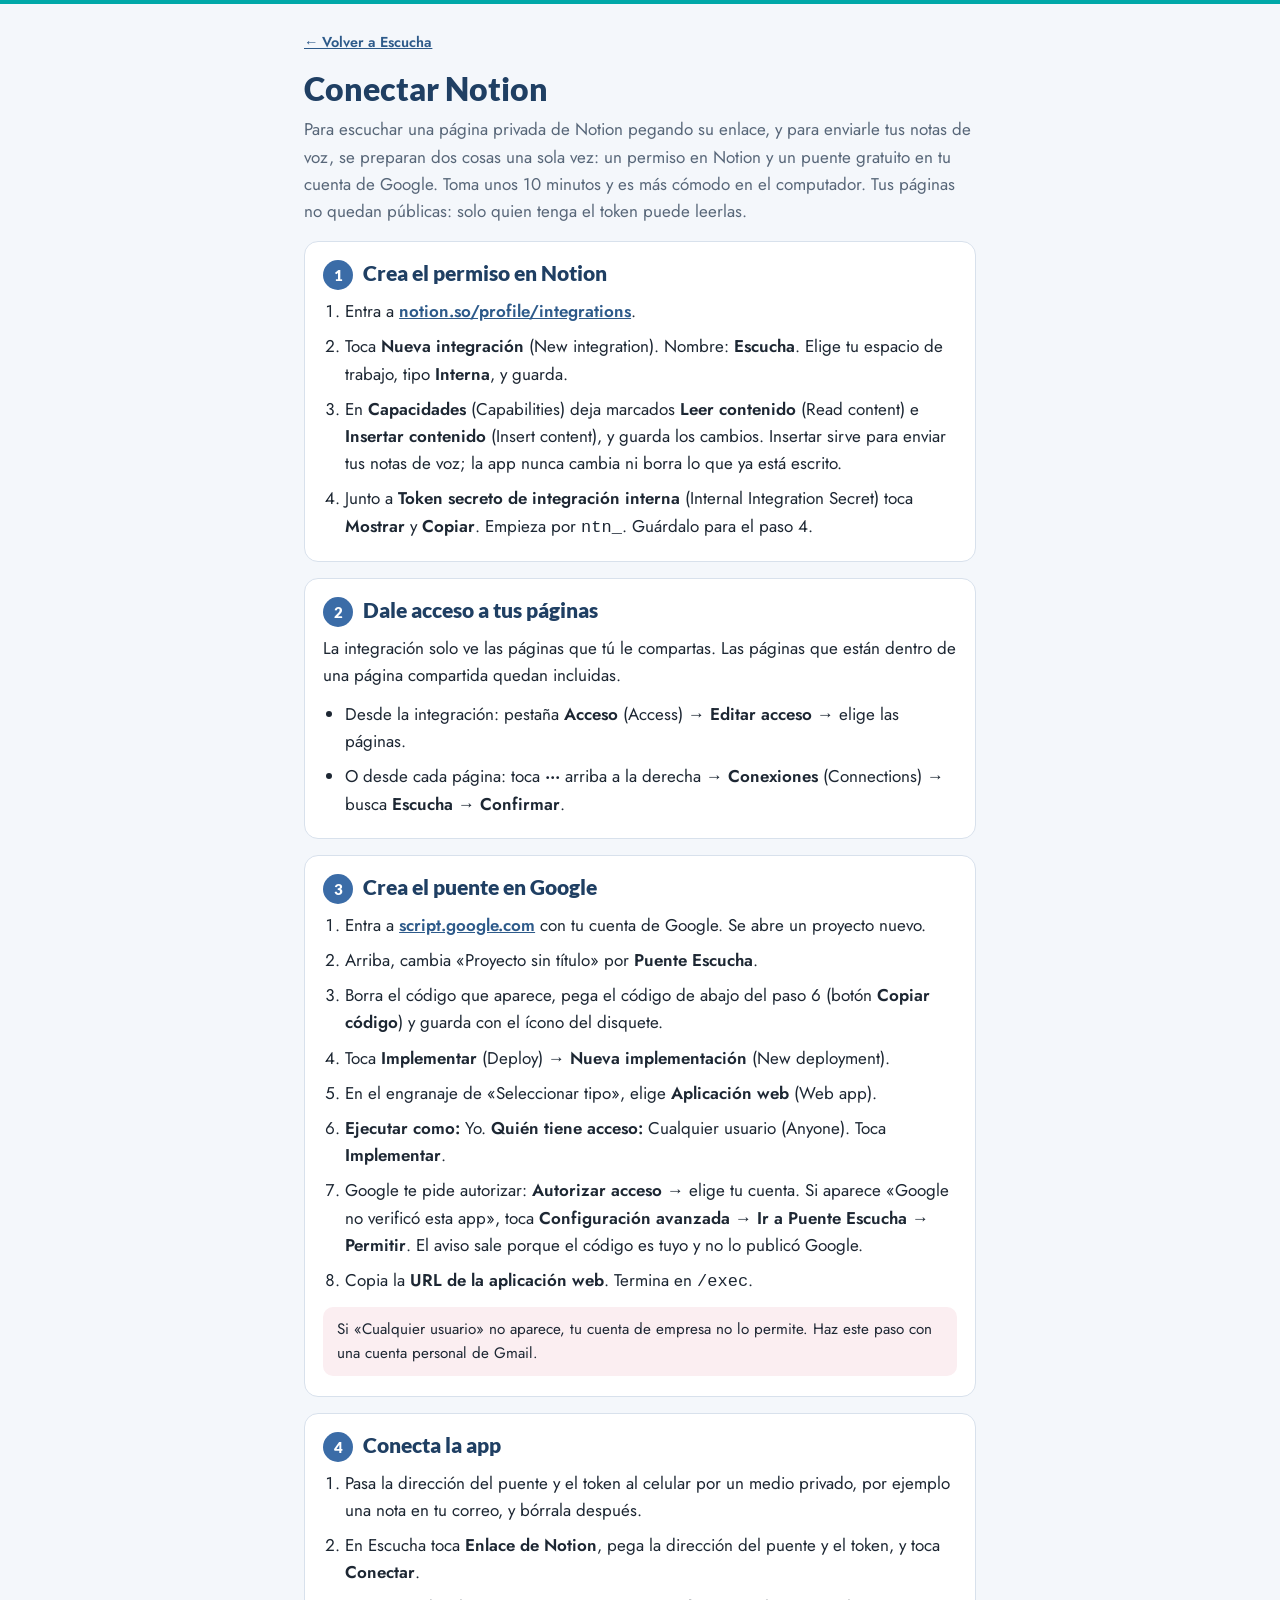
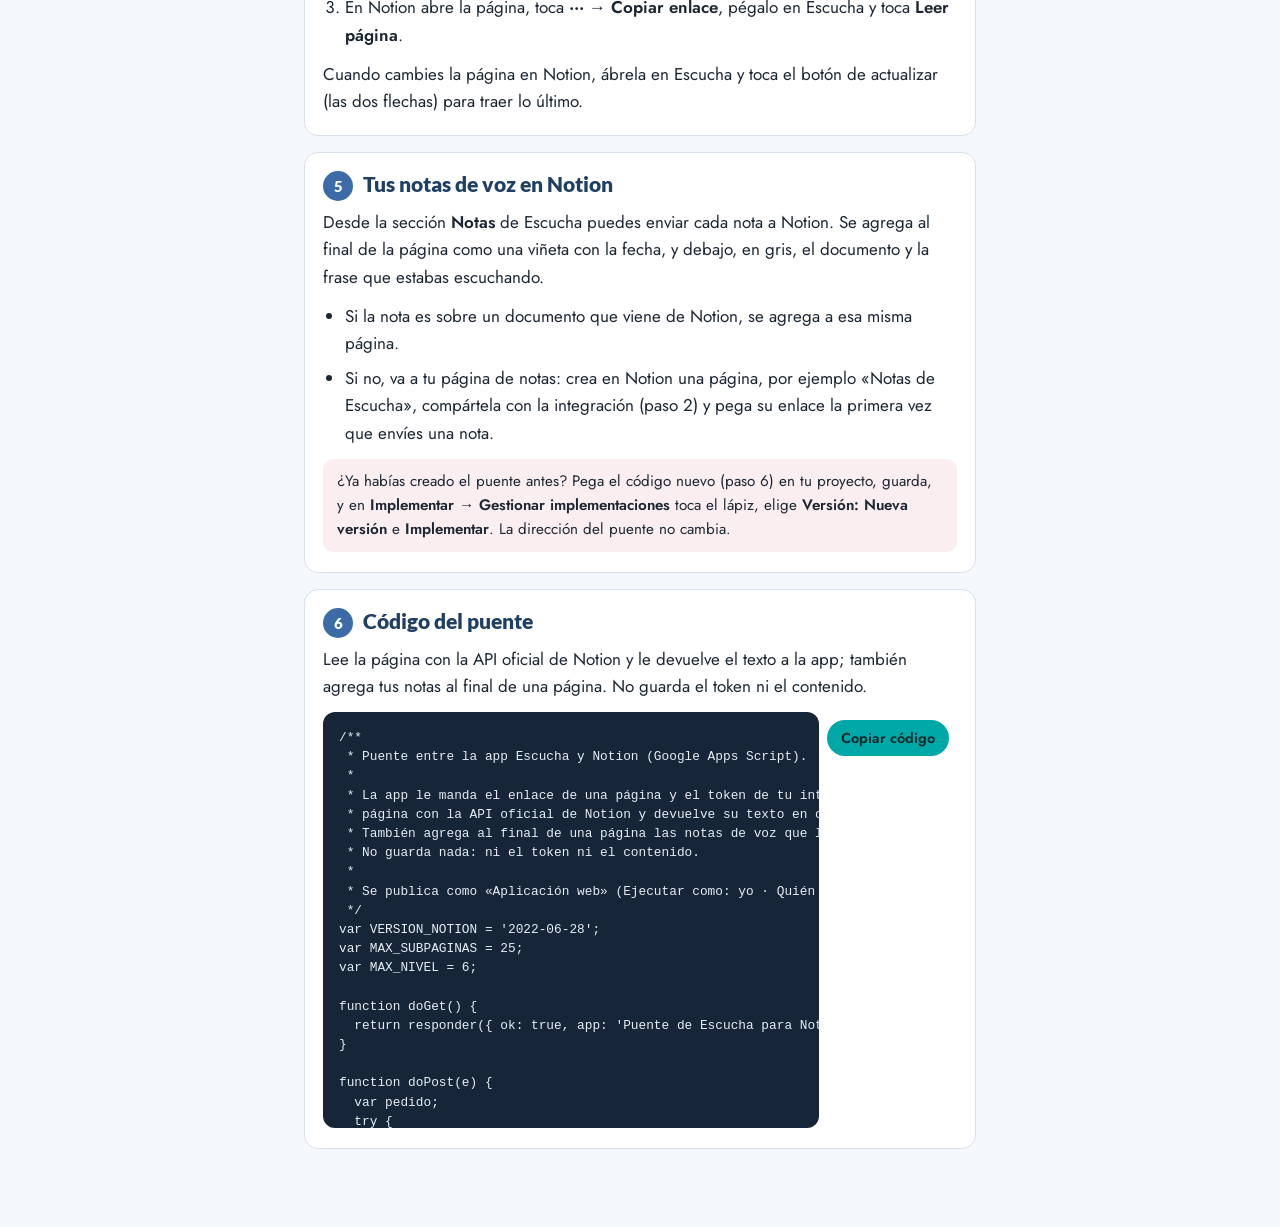
<file: notion.html>
<!doctype html>
<html lang="es">
<head>
<meta charset="utf-8">
<meta name="viewport" content="width=device-width,initial-scale=1,viewport-fit=cover">
<title>Conectar Notion</title>
<meta name="description" content="Cómo conectar Escucha con Notion para escuchar tus páginas pegando su enlace.">
<meta name="theme-color" content="#1f3f63">
<link rel="icon" href="iconos/favicon-64.png" type="image/png">
<link rel="stylesheet" href="fuentes/fuentes.css">
<style>
/* Layout: una columna de lectura con pasos numerados (es un procedimiento en orden) y el código al final. */
:root {
  --azul: #3b6ca7;
  --azul-hondo: #1f3f63;
  --turquesa: #00a8a8;
  --fondo: #f4f7fb;
  --superficie: #ffffff;
  --texto: #1d2733;
  --texto-2: #586779;
  --titulo: #1f3f63;
  --enlace: #2d5a8a;
  --borde: #d8e1ec;
  --nota: #fbeef1;
  --codigo: #172538;
  --codigo-texto: #e6edf5;
  --f-titulo: "Lato", "Helvetica Neue", Arial, sans-serif;
  --f-texto: "Jost", "Century Gothic", "Helvetica Neue", Arial, sans-serif;
  color-scheme: light;
}
@media (prefers-color-scheme: dark) {
  :root {
    --fondo: #0f1a27;
    --superficie: #172538;
    --texto: #e6edf5;
    --texto-2: #9fb1c5;
    --titulo: #c3d3e6;
    --enlace: #9fc0e8;
    --borde: #2a3d56;
    --nota: #3a2630;
    --codigo: #0b131d;
    color-scheme: dark;
  }
}
* { box-sizing: border-box; }
body { margin: 0; background: var(--fondo); color: var(--texto); font-family: var(--f-texto); font-size: 1.0625rem; line-height: 1.6; }
.franja { height: 4px; background: var(--turquesa); }
main { max-width: 44rem; margin: 0 auto; padding: 24px 16px 64px; }
h1, h2 { font-family: var(--f-titulo); color: var(--titulo); text-wrap: balance; line-height: 1.2; }
h1 { font-weight: 900; font-size: 2rem; margin: 8px 0 8px; }
h2 { font-weight: 900; font-size: 1.3rem; margin: 0 0 8px; }
p { margin: 0 0 12px; }
a { color: var(--enlace); font-weight: 600; }
.volver { display: inline-block; margin-bottom: 8px; font-size: 0.9rem; }
.intro { color: var(--texto-2); }
.paso { background: var(--superficie); border: 1px solid var(--borde); border-radius: 14px; padding: 18px 18px 8px; margin: 16px 0; }
.paso h2 { display: flex; gap: 10px; align-items: baseline; }
.paso h2 span { flex: none; display: inline-grid; place-items: center; width: 30px; height: 30px; border-radius: 50%; background: var(--azul); color: #ffffff; font-size: 0.95rem; }
ol, ul { margin: 0 0 12px; padding-left: 1.3em; }
li { margin-bottom: 8px; }
b { font-weight: 600; }
.nota { background: var(--nota); border-radius: 10px; padding: 10px 14px; font-size: 0.95rem; margin: 0 0 12px; }
.codigo-caja { position: relative; margin: 8px 0 12px; }
pre { margin: 0; background: var(--codigo); color: var(--codigo-texto); border-radius: 12px; padding: 16px; overflow: auto; max-height: 26rem; font: 0.8rem/1.5 ui-monospace, "SF Mono", Menlo, Consolas, monospace; }
.copiar { position: sticky; top: 8px; float: right; margin: 8px; border: 0; border-radius: 999px; padding: 8px 14px; background: var(--turquesa); color: #04282a; font: 600 0.9rem var(--f-texto); cursor: pointer; }
:focus-visible { outline: 3px solid var(--turquesa); outline-offset: 2px; }
</style>
</head>
<body>
<div class="franja"></div>
<main>
  <a class="volver" href="./">← Volver a Escucha</a>
  <h1>Conectar Notion</h1>
  <p class="intro">Para escuchar una página privada de Notion pegando su enlace, y para enviarle tus notas de voz, se preparan dos cosas una sola vez: un permiso en Notion y un puente gratuito en tu cuenta de Google. Toma unos 10 minutos y es más cómodo en el computador. Tus páginas no quedan públicas: solo quien tenga el token puede leerlas.</p>

  <section class="paso">
    <h2><span>1</span>Crea el permiso en Notion</h2>
    <ol>
      <li>Entra a <a href="https://www.notion.so/profile/integrations" target="_blank" rel="noopener">notion.so/profile/integrations</a>.</li>
      <li>Toca <b>Nueva integración</b> (New integration). Nombre: <b>Escucha</b>. Elige tu espacio de trabajo, tipo <b>Interna</b>, y guarda.</li>
      <li>En <b>Capacidades</b> (Capabilities) deja marcados <b>Leer contenido</b> (Read content) e <b>Insertar contenido</b> (Insert content), y guarda los cambios. Insertar sirve para enviar tus notas de voz; la app nunca cambia ni borra lo que ya está escrito.</li>
      <li>Junto a <b>Token secreto de integración interna</b> (Internal Integration Secret) toca <b>Mostrar</b> y <b>Copiar</b>. Empieza por <code>ntn_</code>. Guárdalo para el paso 4.</li>
    </ol>
  </section>

  <section class="paso">
    <h2><span>2</span>Dale acceso a tus páginas</h2>
    <p>La integración solo ve las páginas que tú le compartas. Las páginas que están dentro de una página compartida quedan incluidas.</p>
    <ul>
      <li>Desde la integración: pestaña <b>Acceso</b> (Access) → <b>Editar acceso</b> → elige las páginas.</li>
      <li>O desde cada página: toca <b>···</b> arriba a la derecha → <b>Conexiones</b> (Connections) → busca <b>Escucha</b> → <b>Confirmar</b>.</li>
    </ul>
  </section>

  <section class="paso">
    <h2><span>3</span>Crea el puente en Google</h2>
    <ol>
      <li>Entra a <a href="https://script.google.com/home/projects/create" target="_blank" rel="noopener">script.google.com</a> con tu cuenta de Google. Se abre un proyecto nuevo.</li>
      <li>Arriba, cambia «Proyecto sin título» por <b>Puente Escucha</b>.</li>
      <li>Borra el código que aparece, pega el código de abajo del paso 6 (botón <b>Copiar código</b>) y guarda con el ícono del disquete.</li>
      <li>Toca <b>Implementar</b> (Deploy) → <b>Nueva implementación</b> (New deployment).</li>
      <li>En el engranaje de «Seleccionar tipo», elige <b>Aplicación web</b> (Web app).</li>
      <li><b>Ejecutar como:</b> Yo. <b>Quién tiene acceso:</b> Cualquier usuario (Anyone). Toca <b>Implementar</b>.</li>
      <li>Google te pide autorizar: <b>Autorizar acceso</b> → elige tu cuenta. Si aparece «Google no verificó esta app», toca <b>Configuración avanzada</b> → <b>Ir a Puente Escucha</b> → <b>Permitir</b>. El aviso sale porque el código es tuyo y no lo publicó Google.</li>
      <li>Copia la <b>URL de la aplicación web</b>. Termina en <code>/exec</code>.</li>
    </ol>
    <p class="nota">Si «Cualquier usuario» no aparece, tu cuenta de empresa no lo permite. Haz este paso con una cuenta personal de Gmail.</p>
  </section>

  <section class="paso">
    <h2><span>4</span>Conecta la app</h2>
    <ol>
      <li>Pasa la dirección del puente y el token al celular por un medio privado, por ejemplo una nota en tu correo, y bórrala después.</li>
      <li>En Escucha toca <b>Enlace de Notion</b>, pega la dirección del puente y el token, y toca <b>Conectar</b>.</li>
      <li>En Notion abre la página, toca <b>···</b> → <b>Copiar enlace</b>, pégalo en Escucha y toca <b>Leer página</b>.</li>
    </ol>
    <p>Cuando cambies la página en Notion, ábrela en Escucha y toca el botón de actualizar (las dos flechas) para traer lo último.</p>
  </section>

  <section class="paso">
    <h2><span>5</span>Tus notas de voz en Notion</h2>
    <p>Desde la sección <b>Notas</b> de Escucha puedes enviar cada nota a Notion. Se agrega al final de la página como una viñeta con la fecha, y debajo, en gris, el documento y la frase que estabas escuchando.</p>
    <ul>
      <li>Si la nota es sobre un documento que viene de Notion, se agrega a esa misma página.</li>
      <li>Si no, va a tu página de notas: crea en Notion una página, por ejemplo «Notas de Escucha», compártela con la integración (paso 2) y pega su enlace la primera vez que envíes una nota.</li>
    </ul>
    <p class="nota">¿Ya habías creado el puente antes? Pega el código nuevo (paso 6) en tu proyecto, guarda, y en <b>Implementar → Gestionar implementaciones</b> toca el lápiz, elige <b>Versión: Nueva versión</b> e <b>Implementar</b>. La dirección del puente no cambia.</p>
  </section>

  <section class="paso">
    <h2><span>6</span>Código del puente</h2>
    <p>Lee la página con la API oficial de Notion y le devuelve el texto a la app; también agrega tus notas al final de una página. No guarda el token ni el contenido.</p>
    <div class="codigo-caja">
      <button class="copiar" id="copiar" type="button">Copiar código</button>
      <pre id="codigo">/**
 * Puente entre la app Escucha y Notion (Google Apps Script).
 *
 * La app le manda el enlace de una página y el token de tu integración de Notion; el puente lee la
 * página con la API oficial de Notion y devuelve su texto en orden (títulos, párrafos, listas, tablas).
 * También agrega al final de una página las notas de voz que le envíes desde la app.
 * No guarda nada: ni el token ni el contenido.
 *
 * Se publica como «Aplicación web» (Ejecutar como: yo · Quién tiene acceso: cualquier usuario).
 */
var VERSION_NOTION = &#x27;2022-06-28&#x27;;
var MAX_SUBPAGINAS = 25;
var MAX_NIVEL = 6;

function doGet() {
  return responder({ ok: true, app: &#x27;Puente de Escucha para Notion&#x27; });
}

function doPost(e) {
  var pedido;
  try {
    pedido = JSON.parse(e.postData.contents);
  } catch (err) {
    return responder({ error: &#x27;pedido&#x27; });
  }
  return responder(atender(pedido));
}

function responder(datos) {
  return ContentService.createTextOutput(JSON.stringify(datos)).setMimeType(ContentService.MimeType.JSON);
}

function atender(pedido) {
  if (!pedido || !pedido.token) return { error: &#x27;token&#x27; };
  var api = crearApi(pedido.token);
  try {
    if (pedido.prueba) {
      var yo = api(&#x27;users/me&#x27;);
      return { ok: true, nombre: yo.name || &#x27;integración&#x27; };
    }
    if (pedido.anexar) return anexarNotas(api, pedido.anexar);
    var id = idDeNotion(pedido.pagina || &#x27;&#x27;);
    if (!id) return { error: &#x27;enlace&#x27; };
    return leerPagina(api, id, !!pedido.subpaginas);
  } catch (err) {
    return { error: err.codigo || &#x27;notion&#x27;, detalle: String(err.message || err) };
  }
}

// Saca el identificador de 32 caracteres de cualquier enlace de Notion
// (notion.so, app.notion.com, notion.site, con o sin título, con ?p= de una página abierta encima).
function idDeNotion(enlace) {
  var texto = String(enlace).trim();
  var encima = texto.match(/[?&amp;]p=([0-9a-f]{32})/i);
  var ruta = texto.split(/[?#]/)[0];
  var todos = ruta.match(/[0-9a-f]{32}|[0-9a-f]{8}-[0-9a-f]{4}-[0-9a-f]{4}-[0-9a-f]{4}-[0-9a-f]{12}/gi);
  var crudo = encima ? encima[1] : todos ? todos[todos.length - 1] : &#x27;&#x27;;
  var h = crudo.replace(/-/g, &#x27;&#x27;).toLowerCase();
  if (h.length !== 32) return &#x27;&#x27;;
  return h.slice(0, 8) + &#x27;-&#x27; + h.slice(8, 12) + &#x27;-&#x27; + h.slice(12, 16) + &#x27;-&#x27; + h.slice(16, 20) + &#x27;-&#x27; + h.slice(20);
}

function crearApi(token) {
  return function (ruta, metodo, cuerpo) {
    var opciones = {
      method: metodo || &#x27;get&#x27;,
      headers: { Authorization: &#x27;Bearer &#x27; + token, &#x27;Notion-Version&#x27;: VERSION_NOTION },
      muteHttpExceptions: true,
    };
    if (cuerpo) {
      opciones.contentType = &#x27;application/json&#x27;;
      opciones.payload = JSON.stringify(cuerpo);
    }
    for (var intento = 0; intento &lt; 4; intento++) {
      var r = UrlFetchApp.fetch(&#x27;https://api.notion.com/v1/&#x27; + ruta, opciones);
      var codigo = r.getResponseCode();
      if (codigo === 429 || codigo &gt;= 500) {
        Utilities.sleep(800 * (intento + 1));
        continue;
      }
      var datos = JSON.parse(r.getContentText() || &#x27;{}&#x27;);
      if (codigo &gt;= 400) {
        var error = new Error(datos.message || &#x27;Notion respondió &#x27; + codigo);
        error.codigo = traducirError(codigo, datos.code);
        throw error;
      }
      return datos;
    }
    var ocupado = new Error(&#x27;Notion está ocupado&#x27;);
    ocupado.codigo = &#x27;ocupado&#x27;;
    throw ocupado;
  };
}

function traducirError(codigo, code) {
  if (codigo === 401 || code === &#x27;unauthorized&#x27;) return &#x27;token&#x27;;
  if (codigo === 404 || code === &#x27;object_not_found&#x27;) return &#x27;sin-acceso&#x27;;
  if (codigo === 403 || code === &#x27;restricted_resource&#x27;) return &#x27;sin-permiso&#x27;;
  if (code === &#x27;validation_error&#x27;) return &#x27;enlace&#x27;;
  return &#x27;notion&#x27;;
}

function leerPagina(api, id, conSubpaginas) {
  var pagina;
  try {
    pagina = api(&#x27;pages/&#x27; + id);
  } catch (err) {
    if (err.codigo !== &#x27;sin-acceso&#x27; &amp;&amp; err.codigo !== &#x27;enlace&#x27;) throw err;
    return leerBaseDeDatos(api, id, err);
  }
  var bloques = [];
  leerHijos(api, id, bloques, { nivel: 0, subpaginas: conSubpaginas, enSubpagina: false, contador: { subpaginas: 0 } });
  return { titulo: tituloDePagina(pagina), bloques: bloques, url: pagina.url };
}

// El enlace puede ser de una base de datos (una tabla de Notion): se leen los nombres de sus filas.
function leerBaseDeDatos(api, id, errorPagina) {
  var base;
  try {
    base = api(&#x27;databases/&#x27; + id);
  } catch (err) {
    throw errorPagina;
  }
  var bloques = [];
  var cursor = null;
  var vueltas = 0;
  do {
    var r = api(&#x27;databases/&#x27; + id + &#x27;/query&#x27;, &#x27;post&#x27;, cursor ? { page_size: 100, start_cursor: cursor } : { page_size: 100 });
    r.results.forEach(function (fila) { poner(bloques, &#x27;li&#x27;, tituloDePagina(fila)); });
    cursor = r.has_more ? r.next_cursor : null;
    vueltas++;
  } while (cursor &amp;&amp; vueltas &lt; 5);
  return { titulo: texto(base.title) || &#x27;Base de datos&#x27;, bloques: bloques, url: base.url };
}

function tituloDePagina(p) {
  var props = (p &amp;&amp; p.properties) || {};
  for (var k in props) {
    if (props[k] &amp;&amp; props[k].type === &#x27;title&#x27;) return texto(props[k].title) || &#x27;Sin título&#x27;;
  }
  return &#x27;Sin título&#x27;;
}

// Las menciones (personas, fechas, páginas) llegan con «@» adelante; se quita para que la voz no diga «arroba».
function texto(rico) {
  return (rico || []).map(function (t) {
    var s = t.plain_text || &#x27;&#x27;;
    return t.type === &#x27;mention&#x27; ? s.replace(/^@/, &#x27;&#x27;) : s;
  }).join(&#x27;&#x27;).trim();
}

function poner(salida, tipo, valor) {
  var limpio = String(valor || &#x27;&#x27;).replace(/\s+/g, &#x27; &#x27;).trim();
  if (/[\p{L}\p{N}]/u.test(limpio)) salida.push({ t: tipo, x: limpio });
}

function leerHijos(api, id, salida, ctx) {
  var cursor = null;
  do {
    var r = api(&#x27;blocks/&#x27; + id + &#x27;/children?page_size=100&#x27; + (cursor ? &#x27;&amp;start_cursor=&#x27; + encodeURIComponent(cursor) : &#x27;&#x27;));
    r.results.forEach(function (b) { convertir(api, b, salida, ctx); });
    cursor = r.has_more ? r.next_cursor : null;
  } while (cursor);
}

function convertir(api, b, salida, ctx) {
  var d = b[b.type] || {};
  var bajar = b.has_children &amp;&amp; ctx.nivel &lt; MAX_NIVEL;
  switch (b.type) {
    case &#x27;heading_1&#x27;:
    case &#x27;heading_2&#x27;:
    case &#x27;heading_3&#x27;:
      poner(salida, &#x27;h&#x27;, texto(d.rich_text));
      break;
    case &#x27;paragraph&#x27;:
    case &#x27;toggle&#x27;:
      poner(salida, &#x27;p&#x27;, texto(d.rich_text));
      break;
    case &#x27;bulleted_list_item&#x27;:
    case &#x27;numbered_list_item&#x27;:
      poner(salida, &#x27;li&#x27;, texto(d.rich_text));
      break;
    case &#x27;to_do&#x27;:
      poner(salida, &#x27;li&#x27;, texto(d.rich_text) + (d.checked ? &#x27; (hecho)&#x27; : &#x27;&#x27;));
      break;
    case &#x27;quote&#x27;:
    case &#x27;callout&#x27;:
      poner(salida, &#x27;q&#x27;, texto(d.rich_text));
      break;
    case &#x27;image&#x27;:
    case &#x27;video&#x27;:
    case &#x27;audio&#x27;:
    case &#x27;file&#x27;:
    case &#x27;pdf&#x27;:
      poner(salida, &#x27;p&#x27;, texto(d.caption));
      break;
    case &#x27;table&#x27;:
      if (b.has_children) leerTabla(api, b.id, salida);
      bajar = false;
      break;
    case &#x27;child_page&#x27;:
      poner(salida, &#x27;h&#x27;, d.title);
      if (ctx.subpaginas &amp;&amp; !ctx.enSubpagina &amp;&amp; ctx.contador.subpaginas &lt; MAX_SUBPAGINAS) {
        ctx.contador.subpaginas++;
        leerHijos(api, b.id, salida, { nivel: ctx.nivel + 1, subpaginas: false, enSubpagina: true, contador: ctx.contador });
      }
      bajar = false;
      break;
    case &#x27;child_database&#x27;:
      poner(salida, &#x27;h&#x27;, d.title);
      bajar = false;
      break;
    case &#x27;code&#x27;:
    case &#x27;equation&#x27;:
    case &#x27;divider&#x27;:
    case &#x27;breadcrumb&#x27;:
    case &#x27;table_of_contents&#x27;:
    case &#x27;bookmark&#x27;:
    case &#x27;embed&#x27;:
    case &#x27;link_preview&#x27;:
    case &#x27;link_to_page&#x27;:
    case &#x27;unsupported&#x27;:
      bajar = false;
      break;
    default:
      // column_list, column, synced_block, template: no tienen texto propio, solo lo que llevan adentro
      break;
  }
  if (bajar) leerHijos(api, b.id, salida, { nivel: ctx.nivel + 1, subpaginas: ctx.subpaginas, enSubpagina: ctx.enSubpagina, contador: ctx.contador });
}

function leerTabla(api, id, salida) {
  var filas = [];
  leerHijosCrudos(api, id, filas);
  filas.forEach(function (fila) {
    var celdas = ((fila.table_row || {}).cells || []).map(texto).filter(function (c) { return c; });
    if (celdas.length) poner(salida, &#x27;p&#x27;, celdas.join(&#x27;, &#x27;) + &#x27;.&#x27;);
  });
}

// Agrega las notas al final de la página: una viñeta por nota (fecha en negrita y el texto)
// y debajo, en gris, el documento y la frase que se estaba escuchando.
function anexarNotas(api, pedido) {
  var id = idDeNotion(pedido.pagina || &#x27;&#x27;);
  if (!id) return { error: &#x27;enlace&#x27; };
  var bloques = (pedido.notas || []).map(bloqueDeNota);
  for (var i = 0; i &lt; bloques.length; i += 50) {
    api(&#x27;blocks/&#x27; + id + &#x27;/children&#x27;, &#x27;patch&#x27;, { children: bloques.slice(i, i + 50) });
  }
  return { ok: true, enviadas: bloques.length };
}

function trozosDeTexto(texto, estilo) {
  var partes = [];
  var limpio = String(texto || &#x27;&#x27;);
  for (var i = 0; i &lt; limpio.length &amp;&amp; partes.length &lt; 90; i += 1900) {
    var parte = { type: &#x27;text&#x27;, text: { content: limpio.slice(i, i + 1900) } };
    if (estilo) parte.annotations = estilo;
    partes.push(parte);
  }
  return partes;
}

function bloqueDeNota(nota) {
  var texto = [].concat(trozosDeTexto(String(nota.fecha || &#x27;&#x27;) + &#x27; · &#x27;, { bold: true }), trozosDeTexto(nota.texto));
  var bloque = { object: &#x27;block&#x27;, type: &#x27;bulleted_list_item&#x27;, bulleted_list_item: { rich_text: texto } };
  var sobre = nota.documento ? &#x27;Escuchando «&#x27; + nota.documento + &#x27;»&#x27; + (nota.contexto ? &#x27;: «&#x27; + String(nota.contexto).slice(0, 400) + &#x27;»&#x27; : &#x27;&#x27;) : &#x27;&#x27;;
  if (sobre) {
    bloque.bulleted_list_item.children = [{
      object: &#x27;block&#x27;,
      type: &#x27;paragraph&#x27;,
      paragraph: { rich_text: trozosDeTexto(sobre, { italic: true, color: &#x27;gray&#x27; }) },
    }];
  }
  return bloque;
}

function leerHijosCrudos(api, id, salida) {
  var cursor = null;
  do {
    var r = api(&#x27;blocks/&#x27; + id + &#x27;/children?page_size=100&#x27; + (cursor ? &#x27;&amp;start_cursor=&#x27; + encodeURIComponent(cursor) : &#x27;&#x27;));
    Array.prototype.push.apply(salida, r.results);
    cursor = r.has_more ? r.next_cursor : null;
  } while (cursor);
}
</pre>
    </div>
  </section>
</main>
<script>
document.getElementById('copiar').addEventListener('click', async () => {
  const boton = document.getElementById('copiar');
  const codigo = document.getElementById('codigo');
  try {
    await navigator.clipboard.writeText(codigo.textContent);
    boton.textContent = 'Copiado ✓';
  } catch (e) {
    const rango = document.createRange();
    rango.selectNodeContents(codigo);
    const sel = getSelection();
    sel.removeAllRanges();
    sel.addRange(rango);
    boton.textContent = 'Seleccionado: cópialo';
  }
  setTimeout(() => { boton.textContent = 'Copiar código'; }, 2500);
});
</script>
</body>
</html>
</file>
<file: fuentes/fuentes.css>
/* Lato (títulos) y Jost (texto), copiadas del sistema de diseño */
@font-face {
  font-family: 'Jost';
  font-style: normal;
  font-weight: 400;
  font-display: swap;
  src: url("Jost-latin-ext.woff2") format('woff2');
  unicode-range: U+0100-02BA, U+02BD-02C5, U+02C7-02CC, U+02CE-02D7, U+02DD-02FF, U+0304, U+0308, U+0329, U+1D00-1DBF, U+1E00-1E9F, U+1EF2-1EFF, U+2020, U+20A0-20AB, U+20AD-20C0, U+2113, U+2C60-2C7F, U+A720-A7FF;
}
@font-face {
  font-family: 'Jost';
  font-style: normal;
  font-weight: 400;
  font-display: swap;
  src: url("Jost-latin.woff2") format('woff2');
  unicode-range: U+0000-00FF, U+0131, U+0152-0153, U+02BB-02BC, U+02C6, U+02DA, U+02DC, U+0304, U+0308, U+0329, U+2000-206F, U+20AC, U+2122, U+2191, U+2193, U+2212, U+2215, U+FEFF, U+FFFD;
}
@font-face {
  font-family: 'Jost';
  font-style: normal;
  font-weight: 500;
  font-display: swap;
  src: url("Jost-latin-ext.woff2") format('woff2');
  unicode-range: U+0100-02BA, U+02BD-02C5, U+02C7-02CC, U+02CE-02D7, U+02DD-02FF, U+0304, U+0308, U+0329, U+1D00-1DBF, U+1E00-1E9F, U+1EF2-1EFF, U+2020, U+20A0-20AB, U+20AD-20C0, U+2113, U+2C60-2C7F, U+A720-A7FF;
}
@font-face {
  font-family: 'Jost';
  font-style: normal;
  font-weight: 500;
  font-display: swap;
  src: url("Jost-latin.woff2") format('woff2');
  unicode-range: U+0000-00FF, U+0131, U+0152-0153, U+02BB-02BC, U+02C6, U+02DA, U+02DC, U+0304, U+0308, U+0329, U+2000-206F, U+20AC, U+2122, U+2191, U+2193, U+2212, U+2215, U+FEFF, U+FFFD;
}
@font-face {
  font-family: 'Jost';
  font-style: normal;
  font-weight: 600;
  font-display: swap;
  src: url("Jost-latin-ext.woff2") format('woff2');
  unicode-range: U+0100-02BA, U+02BD-02C5, U+02C7-02CC, U+02CE-02D7, U+02DD-02FF, U+0304, U+0308, U+0329, U+1D00-1DBF, U+1E00-1E9F, U+1EF2-1EFF, U+2020, U+20A0-20AB, U+20AD-20C0, U+2113, U+2C60-2C7F, U+A720-A7FF;
}
@font-face {
  font-family: 'Jost';
  font-style: normal;
  font-weight: 600;
  font-display: swap;
  src: url("Jost-latin.woff2") format('woff2');
  unicode-range: U+0000-00FF, U+0131, U+0152-0153, U+02BB-02BC, U+02C6, U+02DA, U+02DC, U+0304, U+0308, U+0329, U+2000-206F, U+20AC, U+2122, U+2191, U+2193, U+2212, U+2215, U+FEFF, U+FFFD;
}
@font-face {
  font-family: 'Jost';
  font-style: normal;
  font-weight: 700;
  font-display: swap;
  src: url("Jost-latin-ext.woff2") format('woff2');
  unicode-range: U+0100-02BA, U+02BD-02C5, U+02C7-02CC, U+02CE-02D7, U+02DD-02FF, U+0304, U+0308, U+0329, U+1D00-1DBF, U+1E00-1E9F, U+1EF2-1EFF, U+2020, U+20A0-20AB, U+20AD-20C0, U+2113, U+2C60-2C7F, U+A720-A7FF;
}
@font-face {
  font-family: 'Jost';
  font-style: normal;
  font-weight: 700;
  font-display: swap;
  src: url("Jost-latin.woff2") format('woff2');
  unicode-range: U+0000-00FF, U+0131, U+0152-0153, U+02BB-02BC, U+02C6, U+02DA, U+02DC, U+0304, U+0308, U+0329, U+2000-206F, U+20AC, U+2122, U+2191, U+2193, U+2212, U+2215, U+FEFF, U+FFFD;
}
@font-face {
  font-family: 'Lato';
  font-style: normal;
  font-weight: 400;
  font-display: swap;
  src: url("Lato-latin-ext-400.woff2") format('woff2');
  unicode-range: U+0100-02BA, U+02BD-02C5, U+02C7-02CC, U+02CE-02D7, U+02DD-02FF, U+0304, U+0308, U+0329, U+1D00-1DBF, U+1E00-1E9F, U+1EF2-1EFF, U+2020, U+20A0-20AB, U+20AD-20C0, U+2113, U+2C60-2C7F, U+A720-A7FF;
}
@font-face {
  font-family: 'Lato';
  font-style: normal;
  font-weight: 400;
  font-display: swap;
  src: url("Lato-latin-400.woff2") format('woff2');
  unicode-range: U+0000-00FF, U+0131, U+0152-0153, U+02BB-02BC, U+02C6, U+02DA, U+02DC, U+0304, U+0308, U+0329, U+2000-206F, U+20AC, U+2122, U+2191, U+2193, U+2212, U+2215, U+FEFF, U+FFFD;
}
@font-face {
  font-family: 'Lato';
  font-style: normal;
  font-weight: 700;
  font-display: swap;
  src: url("Lato-latin-ext-700.woff2") format('woff2');
  unicode-range: U+0100-02BA, U+02BD-02C5, U+02C7-02CC, U+02CE-02D7, U+02DD-02FF, U+0304, U+0308, U+0329, U+1D00-1DBF, U+1E00-1E9F, U+1EF2-1EFF, U+2020, U+20A0-20AB, U+20AD-20C0, U+2113, U+2C60-2C7F, U+A720-A7FF;
}
@font-face {
  font-family: 'Lato';
  font-style: normal;
  font-weight: 700;
  font-display: swap;
  src: url("Lato-latin-700.woff2") format('woff2');
  unicode-range: U+0000-00FF, U+0131, U+0152-0153, U+02BB-02BC, U+02C6, U+02DA, U+02DC, U+0304, U+0308, U+0329, U+2000-206F, U+20AC, U+2122, U+2191, U+2193, U+2212, U+2215, U+FEFF, U+FFFD;
}
@font-face {
  font-family: 'Lato';
  font-style: normal;
  font-weight: 900;
  font-display: swap;
  src: url("Lato-latin-ext-900.woff2") format('woff2');
  unicode-range: U+0100-02BA, U+02BD-02C5, U+02C7-02CC, U+02CE-02D7, U+02DD-02FF, U+0304, U+0308, U+0329, U+1D00-1DBF, U+1E00-1E9F, U+1EF2-1EFF, U+2020, U+20A0-20AB, U+20AD-20C0, U+2113, U+2C60-2C7F, U+A720-A7FF;
}
@font-face {
  font-family: 'Lato';
  font-style: normal;
  font-weight: 900;
  font-display: swap;
  src: url("Lato-latin-900.woff2") format('woff2');
  unicode-range: U+0000-00FF, U+0131, U+0152-0153, U+02BB-02BC, U+02C6, U+02DA, U+02DC, U+0304, U+0308, U+0329, U+2000-206F, U+20AC, U+2122, U+2191, U+2193, U+2212, U+2215, U+FEFF, U+FFFD;
}
</file>
